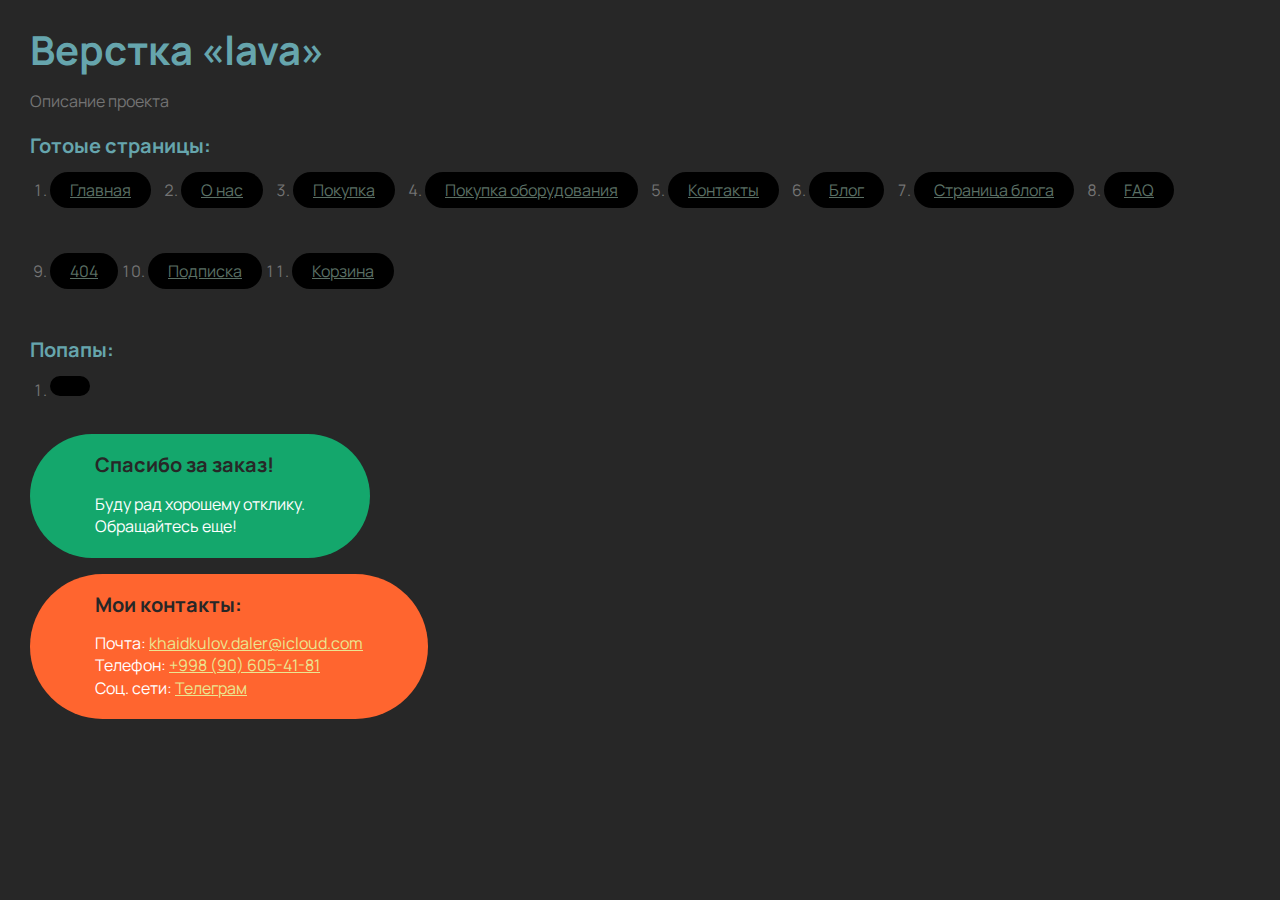
<file: index.html>
<!DOCTYPE html>
<html>

<head>
	<meta charset="UTF-8">
	<meta name="viewport" content="width=device-width, initial-scale=1.0">
	<title>Верстка «lava»</title>
</head>

<body>
	<div class="rootpage">
		<h1>Верстка «lava»</h1>
		<div class="rootpage__info">
			Описание проекта
		</div>
		<h2>Готоые страницы:</h2>
		<ol class="rootpage__list">
			<li><a target="_blank" href="home.html">Главная</a></li>
			<li><a target="_blank" href="about.html">О нас</a></li>
			<li><a target="_blank" href="shop.html">Покупка</a></li>
			<li><a target="_blank" href="shop-equipment.html">Покупка оборудования</a></li>
			<li><a target="_blank" href="contacts.html">Контакты</a></li>
			<li><a target="_blank" href="blog.html">Блог</a></li>
			<li><a target="_blank" href="single-blog.html">Страница блога</a></li>
			<li><a target="_blank" href="faq.html">FAQ</a></li>
			<li><a target="_blank" href="404.html">404</a></li>
			<li><a target="_blank" href="subcribe.html">Подписка</a></li>
			<li><a target="_blank" href="cart.html">Корзина</a></li>
		</ol>
		<h2>Попапы:</h2>
		<ol class="rootpage__list">
			<li><a target="_blank" href="home.html#"></a></li>
		</ol>
		<div class="rootpage__tnx">
			<h2>Спасибо за заказ!</h2>
			<p>Буду рад хорошему отклику.</p>
			<p>Обращайтесь еще!</p>
		</div>
		<div class="rootpage__contacts">
			<h2>Мои контакты:</h2>
			<p>Почта: <a href="mailto:khaidkulov.daler@icloud.com">khaidkulov.daler@icloud.com</a></p>
			<p>Телефон: <a href="tel:+998906054181">+998 (90) 605-41-81</a></p>
			<p>Соц. сети: <a href="https://t.me/+998906054181">Телеграм</a></p>
		</div>
	</div>
</body>
<style>
	@charset "UTF-8";
	@import url("https://fonts.googleapis.com/css?family=Manrope:regular,700&display=swap");

	*,
	*::before,
	*::after {
		padding: 0px;
		margin: 0px;
		border: 0px;
		box-sizing: border-box;
	}

	html,
	body {
		height: 100%;
		margin: 0;
		padding: 0;
		min-width: 320px;
		width: 100%;
		color: #fff;
	}

	body {
		font-family: Manrope;
		font-size: 100%;
		line-height: 1;
		font-size: 1rem;
		background-color: #272727;
		color: #747474;
	}

	a {
		text-decoration: underline;
		color: #5b7065;
	}

	a:visited {
		text-decoration: underline;
		color: #c9d1c8;
	}

	a:hover {
		text-decoration: none;
	}

	ul li {
		list-style: none;
	}

	img {
		vertical-align: top;
	}

	.wrapper {
		width: 100%;
		min-height: 100%;
		overflow: hidden;
	}

	.rootpage {
		padding: 30px;
		display: flex;
		flex-direction: column;
		align-items: flex-start;
	}

	@media (max-width: 767px) {
		.rootpage {
			padding: 30px 15px;
		}
	}

	h1 {
		color: #66a5ad;
		font-size: 2.5rem;
		margin: 0px 0px 1.25rem 0px;
	}

	@media (max-width: 767px) {
		h1 {
			font-size: 1.85rem;
			margin: 0px 0px 1.25rem 0px;
		}
	}

	h2 {
		color: #66a5ad;
		font-size: 1.25rem;
		margin: 0px 0px 1rem 0px;
	}

	@media (max-width: 767px) {
		h2 {
			font-size: 1.125rem;
			margin: 0px 0px 1rem 0px;
		}
	}

	.rootpage__info {
		line-height: 140%;
		margin: 0px 0px 1.5rem 0px;
	}

	.rootpage__list {
		display: flex;
		gap: 30px;
		flex-wrap: wrap;
		margin: 0px 0px 2.25rem 1.25rem;
	}

	.rootpage__list li:not(:last-child) {
		margin: 0px 0px 15px 0px;
	}

	.rootpage__list a {
		display: inline-block;
		border-radius: 30px;
		padding: 10px 20px;
		background-color: #000;
	}

	.rootpage__contacts,
	.rootpage__tnx {
		border-radius: 200px;
		padding: 20px 65px;
		line-height: 140%;
	}

	.rootpage__contacts h2,
	.rootpage__tnx h2 {
		color: #272727;
	}

	@media (max-width: 767px) {

		.rootpage__contacts,
		.rootpage__tnx {
			border-radius: 40px;
			padding: 20px;
		}
	}

	.rootpage__contacts {
		background: #ff652f;
		color: #fff;
	}

	.rootpage__contacts a {
		color: #ebe691;
	}

	.rootpage__tnx {
		background: #14a76c;
		margin: 0px 0px 1rem 0px;
		color: #fff;
	}
</style>

</html>
</file>
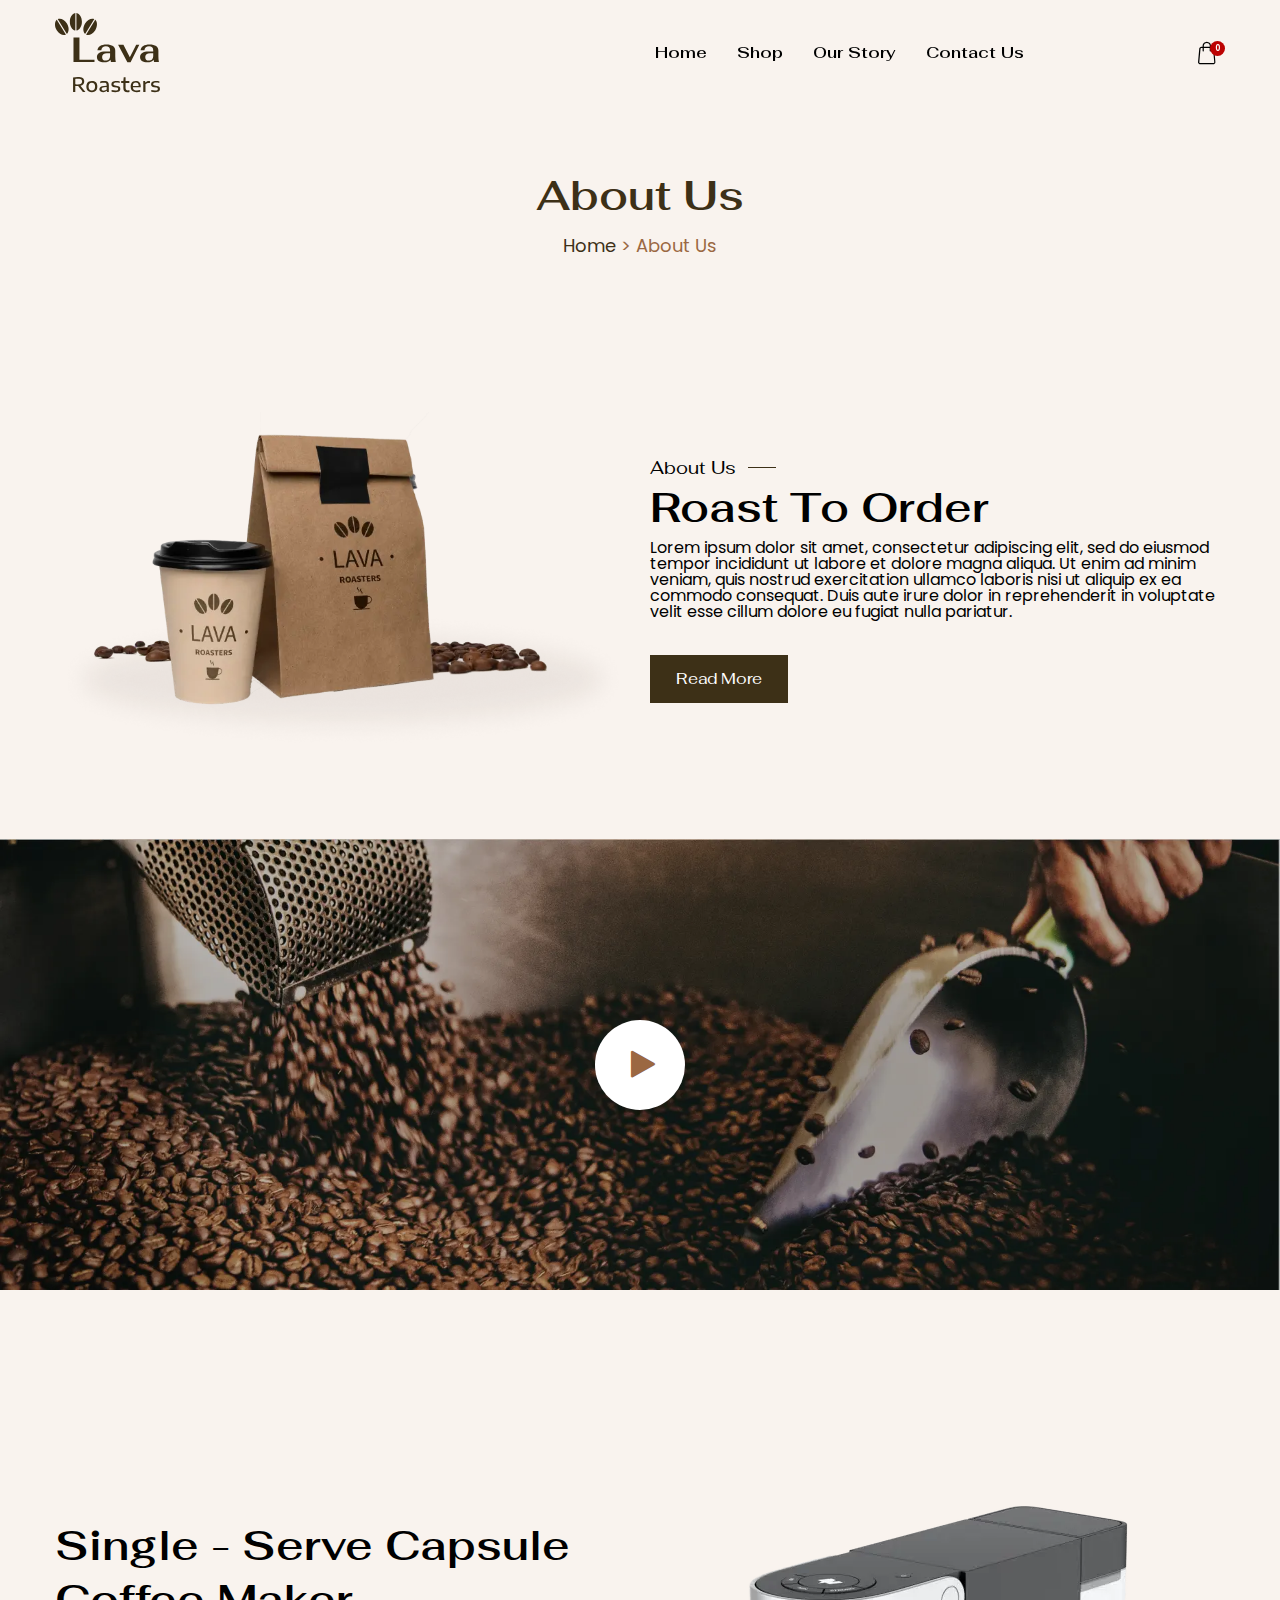
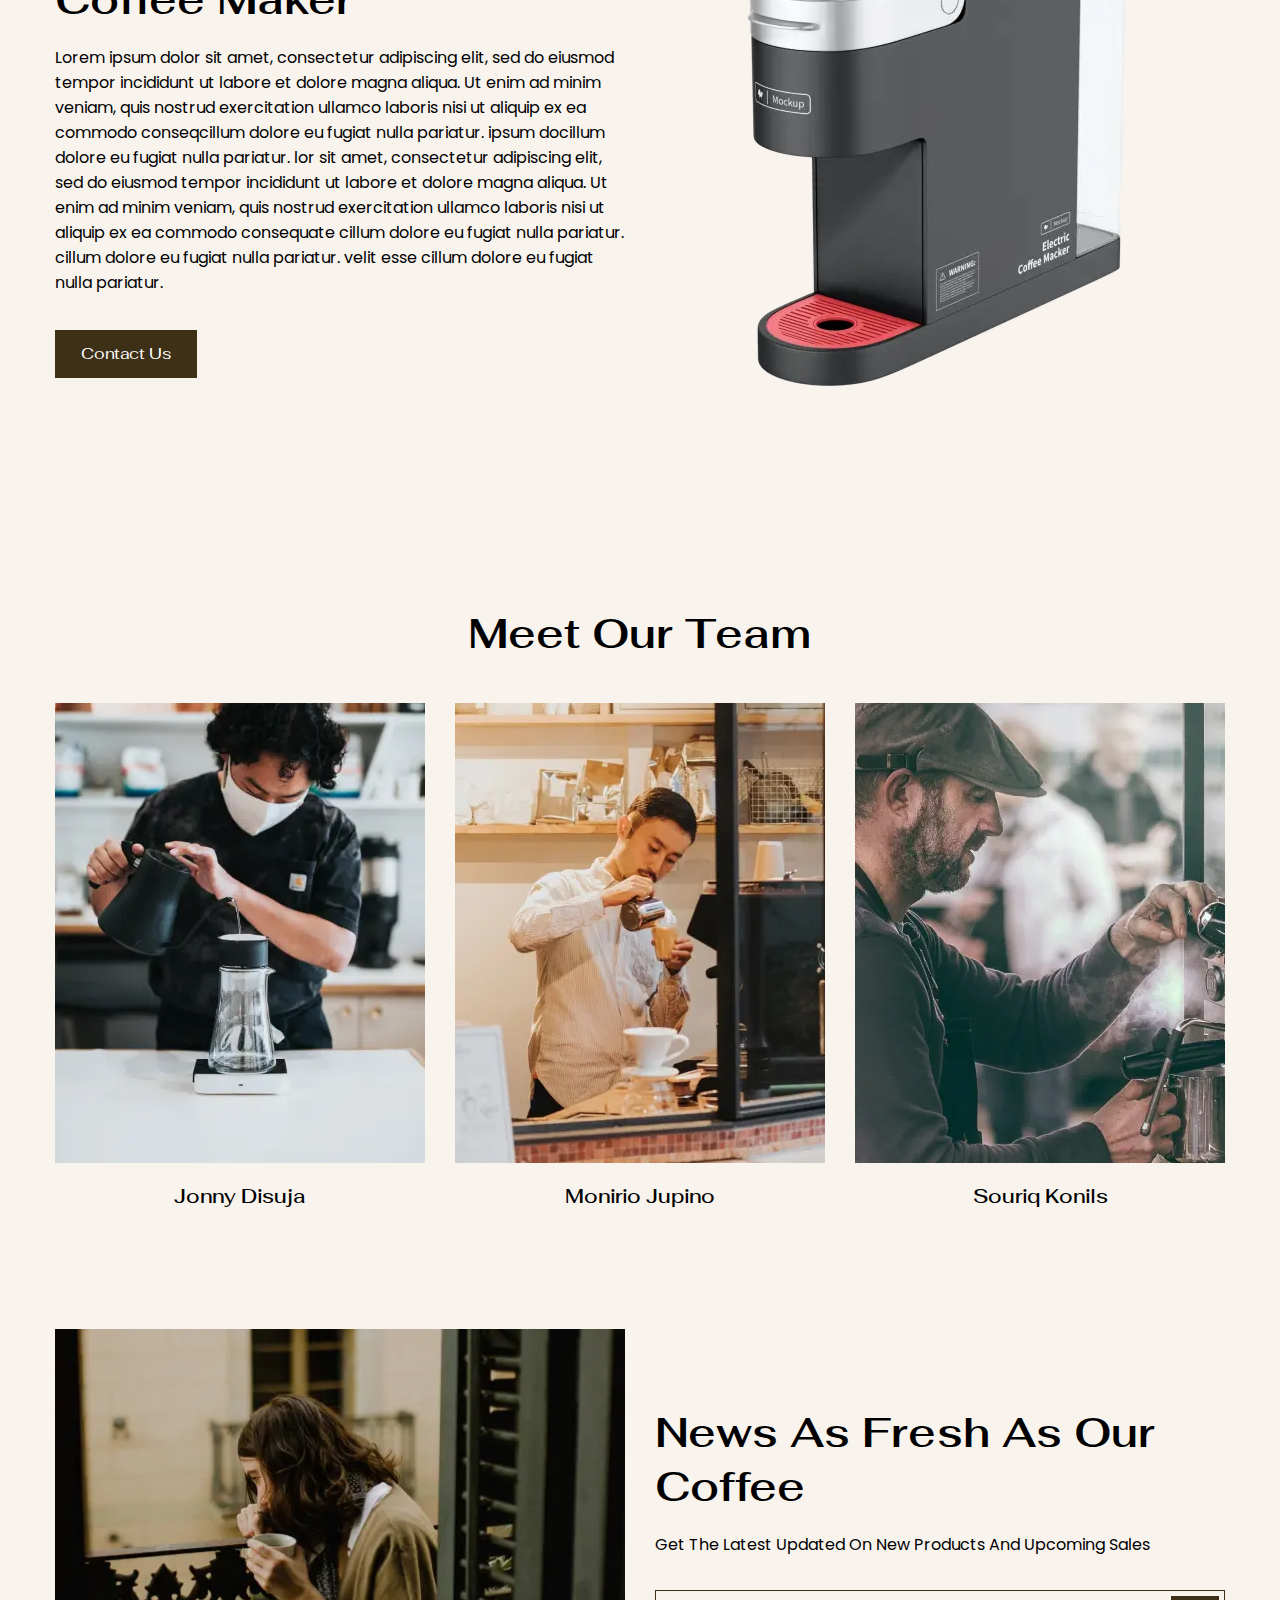
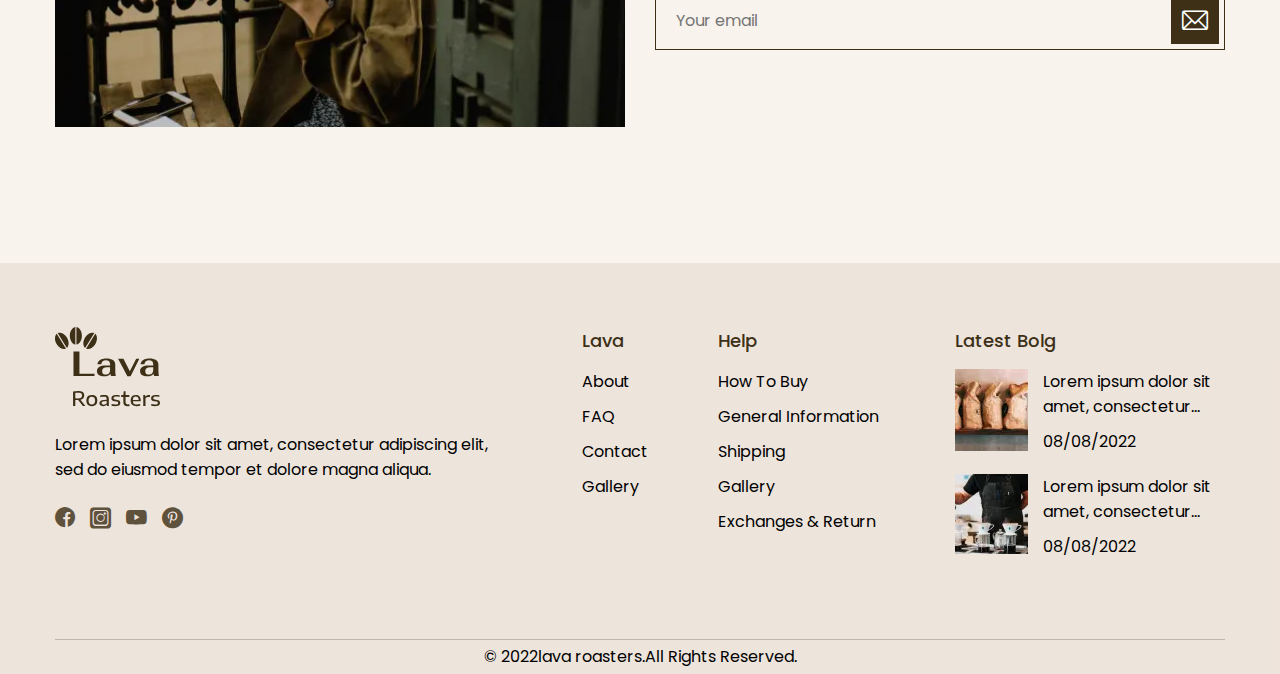
<file: about.html>
<!DOCTYPE html>
<html lang="en">

<head>
	<title>About</title>
	<meta charset="UTF-8">
	<meta name="format-detection" content="telephone=no">
	<!-- <style>body{opacity: 0;}</style> -->
	<link rel="stylesheet" href="css/style.min.css?_v=20250717173622">
	<link rel="shortcut icon" href="favicon.ico">
	<script src="https://www.youtube.com/player_api?_v=20250717173622"></script>
	<!-- <meta name="robots" content="noindex, nofollow"> -->
	<meta name="viewport" content="width=device-width, initial-scale=1.0">
</head>

<body>
	<div class="wrapper">
		<header class="header">
			<div class="header__container">
				<a href="#" class="header__logo"><img src="img/logo.svg" alt="Logo"></a>
				<div class="header__menu menu">

					<nav class="menu__body">
						<ul class="menu__list">
							<li class="menu__item"><a href="" class="menu__link">Home</a></li>
							<li class="menu__item"><a href="" class="menu__link">Shop</a></li>
							<li class="menu__item"><a href="" class="menu__link">Our Story</a></li>
							<li class="menu__item"><a href="" class="menu__link">Contact Us</a></li>
						</ul>
					</nav>
				</div>
				<div class="header__action">
					<a href="#" class="header__basket _icon-basket"><span>0</span></a>
					<button type="button" class="header__icon icon-menu"><span></span></button>
				</div>
			</div>
		</header>
		<main class="page">
			<div class="page__header">
				<div class="page__container">
					<h1 class="page__title title">About Us</h1>
					<div class="page__breadcrumbs breadcrumbs">
						<ul class="breadcrumbs__list">
							<li class="breadcrumbs__item">
								<a href="home.html" class="breadcrumbs__link">Home</a>
							</li>
							<li class="breadcrumbs__item">
								About Us
							</li>
						</ul>
					</div>
				</div>
			</div>
			<section class="about">
				<div class="about__container">
					<div class="about__image"><picture><source srcset="img/about/image.webp" type="image/webp"><img src="img/about/image.png" alt="Image"></picture></div>
					<div class="about__content">
						<div class="about__subtitle subtitle">About Us</div>
						<h2 class="about__title title">Roast To Order</h2>
						<div class="about__text">
							<p>Lorem ipsum dolor sit amet, consectetur adipiscing elit, sed do eiusmod tempor incididunt ut
								labore et dolore magna aliqua. Ut enim ad minim veniam, quis nostrud exercitation ullamco
								laboris nisi ut aliquip ex ea commodo consequat. Duis aute irure dolor in reprehenderit in
								voluptate velit esse cillum dolore eu fugiat nulla pariatur. </p>
						</div>
						<a href="#" class="about__button button">Read More</a>
					</div>
				</div>
			</section>
			<div class="baner">
				<div class="baner__play _icon-play"></div>
				<div class="baner__preview"><picture><source srcset="img/about/baner/image.webp" type="image/webp"><img src="img/about/baner/image.jpg" alt="Image"></picture></div>
				<iframe src="https://www.youtube-nocookie.com/embed/lAd3LYIZMjs?si=QMlGSTWe8eQ20VtS" title="YouTube video player" frameborder="0" allow="accelerometer; autoplay; clipboard-write; encrypted-media; gyroscope; picture-in-picture; web-share" allowfullscreen></iframe>
			</div>
			<section class="maker">
				<div class="maker__container">
					<div class="maker__content">
						<h2 class="maker__title title">Single - Serve Capsule Coffee Maker</h2>
						<div class="maker__text text">
							<p>Lorem ipsum dolor sit amet, consectetur adipiscing elit, sed do eiusmod tempor incididunt ut
								labore et dolore magna aliqua. Ut enim ad minim veniam, quis nostrud exercitation ullamco
								laboris nisi ut aliquip ex ea commodo conseqcillum dolore eu fugiat nulla pariatur. ipsum
								docillum dolore eu fugiat nulla pariatur. lor sit amet, consectetur adipiscing elit, sed do
								eiusmod tempor incididunt ut labore et dolore magna aliqua. Ut enim ad minim veniam, quis
								nostrud exercitation ullamco laboris nisi ut aliquip ex ea commodo consequate cillum dolore eu
								fugiat nulla pariatur. cillum dolore eu fugiat nulla pariatur. velit esse cillum dolore eu
								fugiat nulla pariatur. </p>
						</div>
						<a href="#" class="maker__button button">Contact Us</a>
					</div>
					<div class="maker__image"><picture><source srcset="img/about/marker/image.webp" type="image/webp"><img src="img/about/marker/image.png" alt="Image"></picture></div>
				</div>
			</section>
			<section class="block block--about">
				<div class="block__container">
					<h2 class="block__title title">Meet Our Team</h2>
					<div class="block__items">
						<div class="block__item block-item">
							<a href="#" class="block-item__image"><picture><source srcset="img/about/block/01.webp" type="image/webp"><img src="img/about/block/01.jpg" alt="Image"></picture></a>
							<a href="#" class="block-item__title">Jonny Disuja</a>
						</div>
						<div class="block__item block-item">
							<a href="#" class="block-item__image"><picture><source srcset="img/about/block/02.webp" type="image/webp"><img src="img/about/block/02.jpg" alt="Image"></picture></a>
							<a href="#" class="block-item__title">Monirio Jupino</a>
						</div>
						<div class="block__item block-item">
							<a href="#" class="block-item__image"><picture><source srcset="img/about/block/03.webp" type="image/webp"><img src="img/about/block/03.jpg" alt="Image"></picture></a>
							<a href="#" class="block-item__title">Souriq Konils</a>
						</div>
					</div>
				</div>
			</section>
			<section class="news">
				<div class="news__container">
					<div class="news__image"><picture><source srcset="img/news/image.webp" type="image/webp"><img src="img/news/image.jpg" alt="Image"></picture></div>
					<div class="news__content">
						<h2 class="news__title title">News As Fresh As Our Coffee</h2>
						<div class="news__text">
							<p>Get The Latest Updated On New Products And Upcoming Sales</p>
						</div>
						<form action="#" class="news__form news-form">
							<input data-required="email" autocomplete="off" type="text" name="form[]" data-error="Error" placeholder="Your email" class="news-form__input input">
							<button type="submit" class="news-form__button _icon-email"></button>
						</form>
					</div>
				</div>
			</section>
		</main>
		<footer class="footer">
			<div class="footer__container">
				<div class="footer__body">
					<div class="footer__content footer-content">
						<a href="#" class="footer-content__logo"><img src="img/logo.svg" alt="Logo"></a>
						<div class="footer-content__text text">
							<p>Lorem ipsum dolor sit amet, consectetur adipiscing elit,
								sed do eiusmod tempor et dolore magna aliqua.</p>
						</div>
						<div class="footer-content__social footer-social">
							<a href="#" class="footer-social__item _icon-s-fb"></a>
							<a href="#" class="footer-social__item _icon-s-inst"></a>
							<a href="#" class="footer-social__item _icon-s-yt"></a>
							<a href="#" class="footer-social__item _icon-s-ptr"></a>
						</div>
					</div>
					<div class="footer__items footer-items">
						<div class="footer-items__column">
							<div class="footer-items__label">Lava</div>
							<ul class="footer-items__list">
								<li class="footer-items__item">
									<a href="#" class="footer-items__link">About</a>
								</li>
								<li class="footer-items__item">
									<a href="#" class="footer-items__link">FAQ</a>
								</li>
								<li class="footer-items__item">
									<a href="#" class="footer-items__link">Contact</a>
								</li>
								<li class="footer-items__item">
									<a href="#" class="footer-items__link">Gallery</a>
								</li>
							</ul>
						</div>
						<div class="footer-items__column">
							<div class="footer-items__label">Help</div>
							<ul class="footer-items__list">
								<li class="footer-items__item">
									<a href="#" class="footer-items__link">How To Buy</a>
								</li>
								<li class="footer-items__item">
									<a href="#" class="footer-items__link">General Information</a>
								</li>
								<li class="footer-items__item">
									<a href="#" class="footer-items__link">Shipping</a>
								</li>
								<li class="footer-items__item">
									<a href="#" class="footer-items__link">Gallery</a>
								</li>
								<li class="footer-items__item">
									<a href="#" class="footer-items__link">Exchanges & Return</a>
								</li>
							</ul>
						</div>
					</div>
					<div class="footer__blog footer-blog">
						<div class="footer-blog__title">Latest Bolg</div>
						<div class="footer-blog__items">
							<div class="footer-blog__item">
								<a href="#" class="footer-blog__image"><picture><source srcset="img/footer-blog/01.webp" type="image/webp"><img src="img/footer-blog/01.jpg" alt="Image"></picture></a>
								<div class="footer-blog__content">
									<a href="#" class="footer-blog__text">Lorem ipsum dolor sit amet, consectetur...</a>
									<div class="footer-blog__date">08/08/2022</div>
								</div>
							</div>
							<div class="footer-blog__item">
								<a href="#" class="footer-blog__image"><picture><source srcset="img/footer-blog/02.webp" type="image/webp"><img src="img/footer-blog/02.jpg" alt="Image"></picture></a>
								<div class="footer-blog__content">
									<a href="#" class="footer-blog__text">Lorem ipsum dolor sit amet, consectetur...</a>
									<div class="footer-blog__date">08/08/2022</div>
								</div>
							</div>
						</div>
					</div>
				</div>
				<div class="footer__copy">© 2022lava roasters.All Rights Reserved.</div>
			</div>
		</footer>
	</div>
	<script src="js/app.min.js?_v=20250717173622"></script>
</body>

</html>
</file>
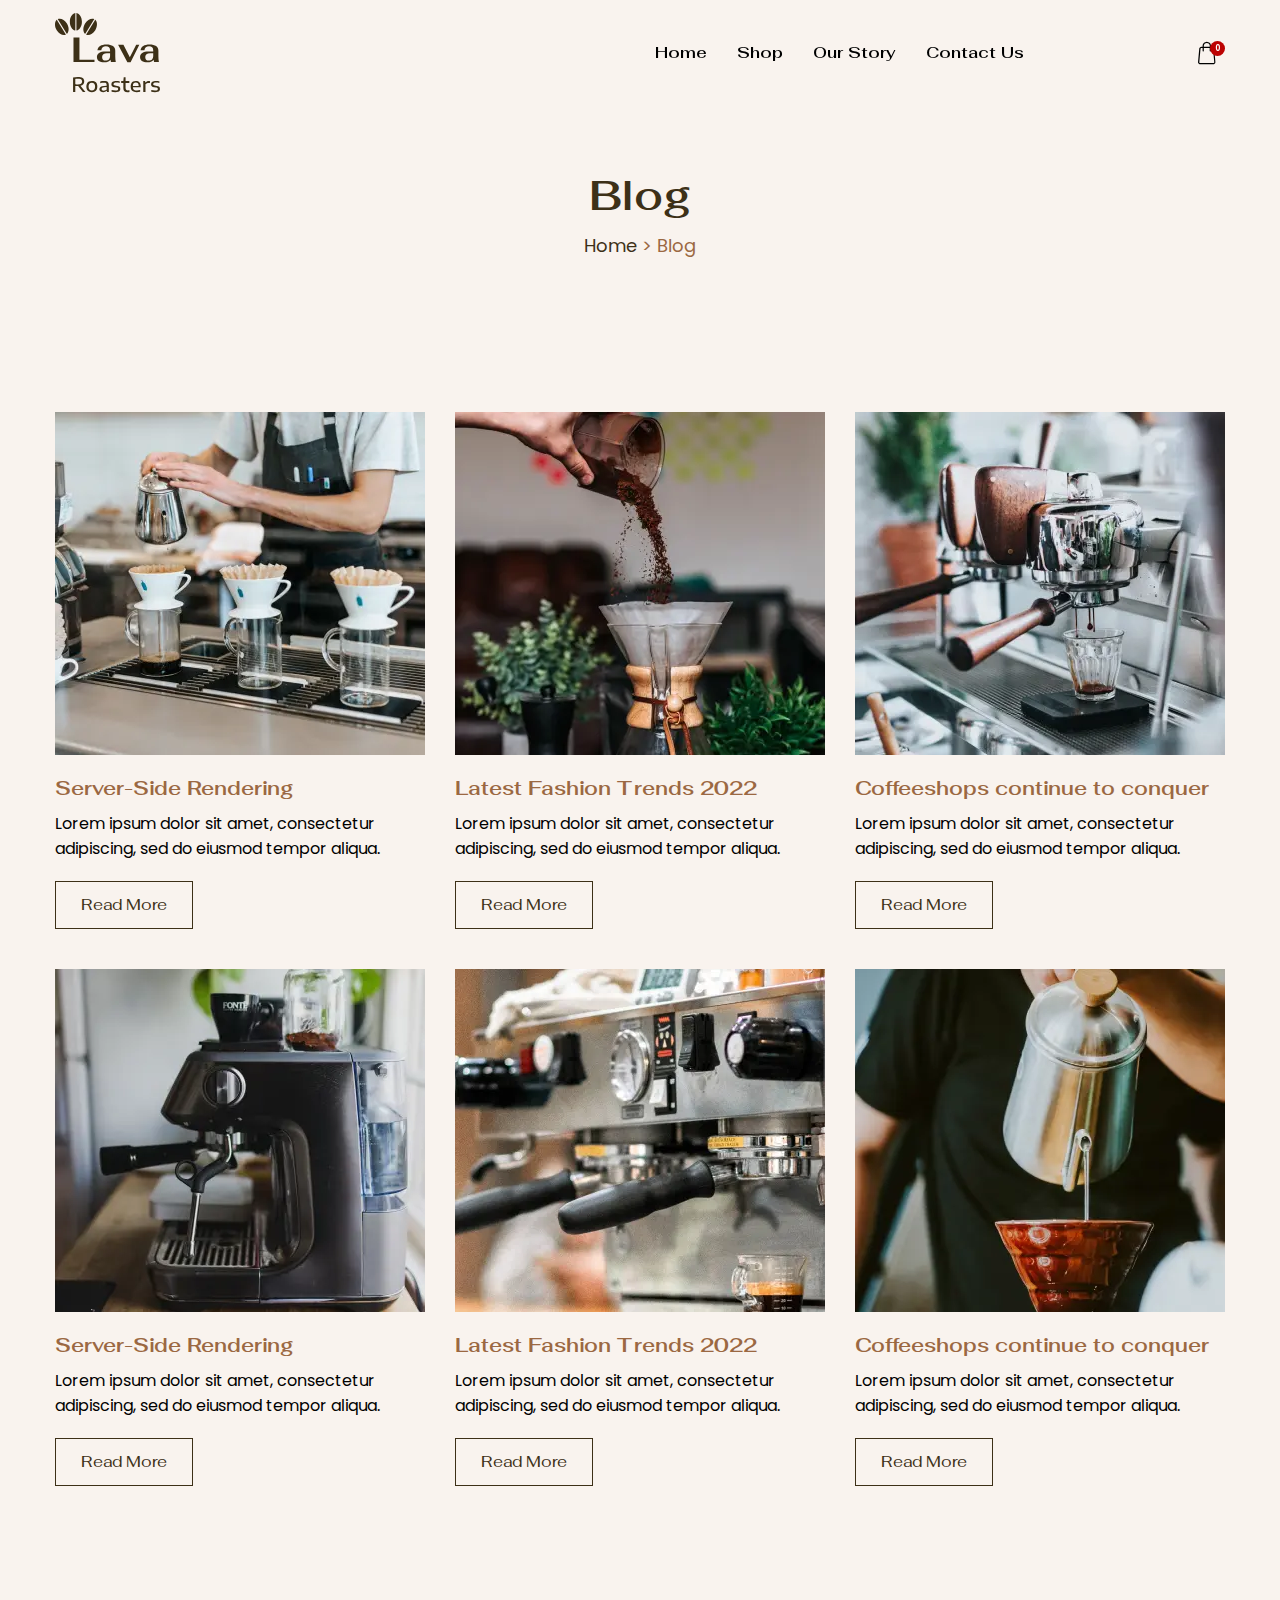
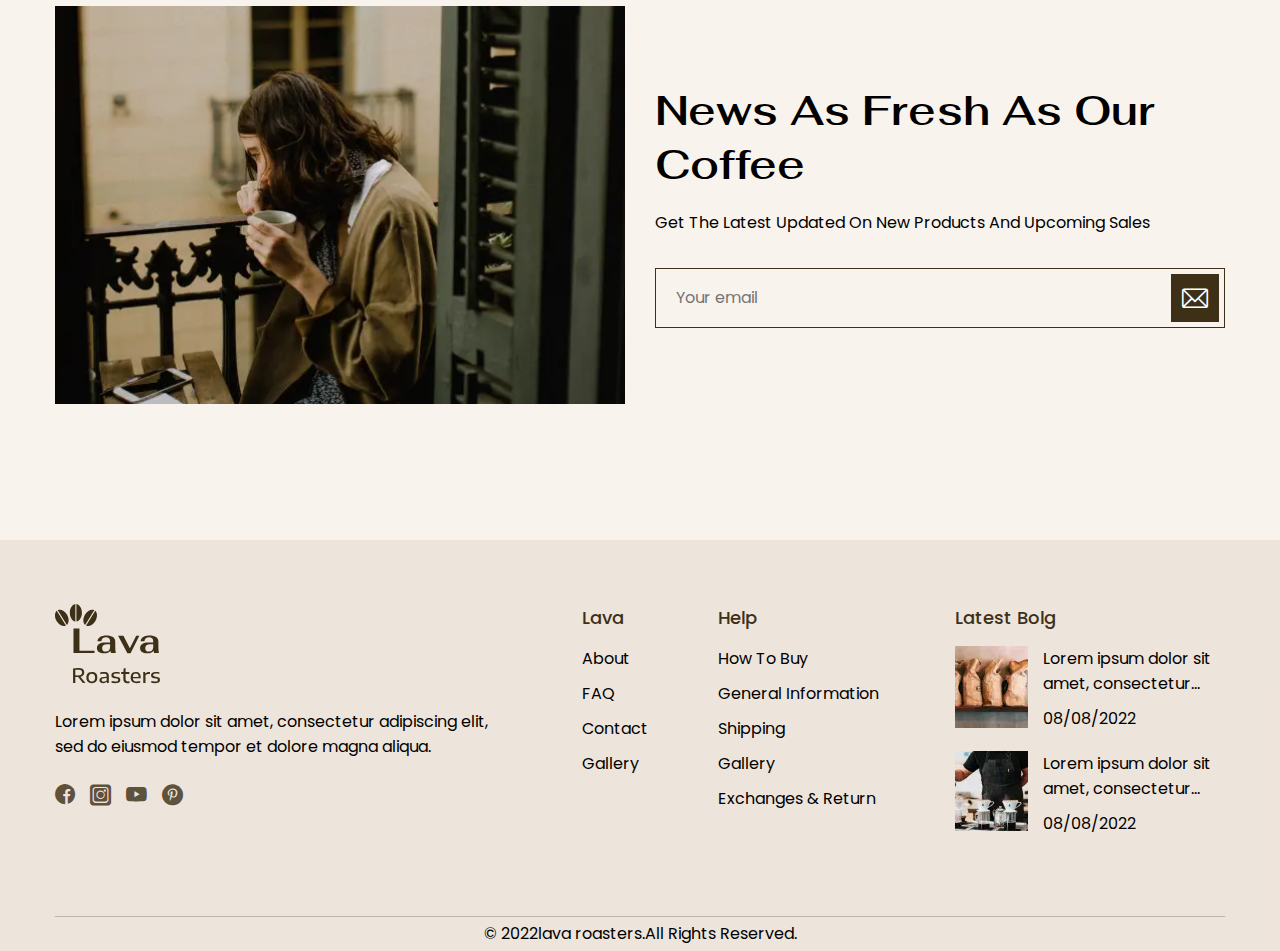
<file: blog.html>
<!DOCTYPE html>
<html lang="en">

<head>
	<title>Shop</title>
	<meta charset="UTF-8">
	<meta name="format-detection" content="telephone=no">
	<!-- <style>body{opacity: 0;}</style> -->
	<link rel="stylesheet" href="css/style.min.css?_v=20250717173622">
	<link rel="shortcut icon" href="favicon.ico">
	<script src="https://www.youtube.com/player_api?_v=20250717173622"></script>
	<!-- <meta name="robots" content="noindex, nofollow"> -->
	<meta name="viewport" content="width=device-width, initial-scale=1.0">
</head>

<body>
	<div class="wrapper">
		<header class="header">
			<div class="header__container">
				<a href="#" class="header__logo"><img src="img/logo.svg" alt="Logo"></a>
				<div class="header__menu menu">

					<nav class="menu__body">
						<ul class="menu__list">
							<li class="menu__item"><a href="" class="menu__link">Home</a></li>
							<li class="menu__item"><a href="" class="menu__link">Shop</a></li>
							<li class="menu__item"><a href="" class="menu__link">Our Story</a></li>
							<li class="menu__item"><a href="" class="menu__link">Contact Us</a></li>
						</ul>
					</nav>
				</div>
				<div class="header__action">
					<a href="#" class="header__basket _icon-basket"><span>0</span></a>
					<button type="button" class="header__icon icon-menu"><span></span></button>
				</div>
			</div>
		</header>
		<main class="page">
			<div class="page__header">
				<div class="page__container">
					<h1 class="page__title title">Blog</h1>
					<div class="page__breadcrumbs breadcrumbs">
						<ul class="breadcrumbs__list">
							<li class="breadcrumbs__item">
								<a href="home.html" class="breadcrumbs__link">Home</a>
							</li>
							<li class="breadcrumbs__item">
								Blog
							</li>
						</ul>
					</div>
				</div>
			</div>
			<div class="blog">
				<div class="blog__container">
					<article class="blog__item blog-item">
						<a href="#" class="blog-item__image"><picture><source srcset="img/blog/01.webp" type="image/webp"><img src="img/blog/01.jpg" alt="Image"></picture></a>
						<div class="blog-item__body">
							<h4 class="blog-item__title">
								<a href="#" class="blog-tem__title-link">Server-Side Rendering</a>
							</h4>
							<div class="blog-item__text text">
								<p>Lorem ipsum dolor sit amet, consectetur adipiscing, sed do eiusmod tempor aliqua.</p>
							</div>
							<a href="#" class="blog-item__button button button--light">Read More</a>
						</div>
					</article>
					<article class="blog__item blog-item">
						<a href="#" class="blog-item__image"><picture><source srcset="img/blog/02.webp" type="image/webp"><img src="img/blog/02.jpg" alt="Image"></picture></a>
						<div class="blog-item__body">
							<h4 class="blog-item__title">
								<a href="#" class="blog-tem__title-link">Latest Fashion Trends 2022</a>
							</h4>
							<div class="blog-item__text text">
								<p>Lorem ipsum dolor sit amet, consectetur adipiscing, sed do eiusmod tempor aliqua.</p>
							</div>
							<a href="#" class="blog-item__button button button--light">Read More</a>
						</div>
					</article>
					<article class="blog__item blog-item">
						<a href="#" class="blog-item__image"><picture><source srcset="img/blog/03.webp" type="image/webp"><img src="img/blog/03.jpg" alt="Image"></picture></a>
						<div class="blog-item__body">
							<h4 class="blog-item__title">
								<a href="#" class="blog-tem__title-link">Coffeeshops continue to conquer</a>
							</h4>
							<div class="blog-item__text text">
								<p>Lorem ipsum dolor sit amet, consectetur adipiscing, sed do eiusmod tempor aliqua.</p>
							</div>
							<a href="#" class="blog-item__button button button--light">Read More</a>
						</div>
					</article>
					<article class="blog__item blog-item">
						<a href="#" class="blog-item__image"><picture><source srcset="img/blog/04.webp" type="image/webp"><img src="img/blog/04.jpg" alt="Image"></picture></a>
						<div class="blog-item__body">
							<h4 class="blog-item__title">
								<a href="#" class="blog-tem__title-link">Server-Side Rendering</a>
							</h4>
							<div class="blog-item__text text">
								<p>Lorem ipsum dolor sit amet, consectetur adipiscing, sed do eiusmod tempor aliqua.</p>
							</div>
							<a href="#" class="blog-item__button button button--light">Read More</a>
						</div>
					</article>
					<article class="blog__item blog-item">
						<a href="#" class="blog-item__image"><picture><source srcset="img/blog/05.webp" type="image/webp"><img src="img/blog/05.jpg" alt="Image"></picture></a>
						<div class="blog-item__body">
							<h4 class="blog-item__title">
								<a href="#" class="blog-tem__title-link">Latest Fashion Trends 2022</a>
							</h4>
							<div class="blog-item__text text">
								<p>Lorem ipsum dolor sit amet, consectetur adipiscing, sed do eiusmod tempor aliqua.</p>
							</div>
							<a href="#" class="blog-item__button button button--light">Read More</a>
						</div>
					</article>
					<article class="blog__item blog-item">
						<a href="#" class="blog-item__image"><picture><source srcset="img/blog/06.webp" type="image/webp"><img src="img/blog/06.jpg" alt="Image"></picture></a>
						<div class="blog-item__body">
							<h4 class="blog-item__title">
								<a href="#" class="blog-tem__title-link">Coffeeshops continue to conquer</a>
							</h4>
							<div class="blog-item__text text">
								<p>Lorem ipsum dolor sit amet, consectetur adipiscing, sed do eiusmod tempor aliqua.</p>
							</div>
							<a href="#" class="blog-item__button button button--light">Read More</a>
						</div>
					</article>
				</div>
			</div>
			<section class="news">
				<div class="news__container">
					<div class="news__image"><picture><source srcset="img/news/image.webp" type="image/webp"><img src="img/news/image.jpg" alt="Image"></picture></div>
					<div class="news__content">
						<h2 class="news__title title">News As Fresh As Our Coffee</h2>
						<div class="news__text">
							<p>Get The Latest Updated On New Products And Upcoming Sales</p>
						</div>
						<form action="#" class="news__form news-form">
							<input data-required="email" autocomplete="off" type="text" name="form[]" data-error="Error" placeholder="Your email" class="news-form__input input">
							<button type="submit" class="news-form__button _icon-email"></button>
						</form>
					</div>
				</div>
			</section>
		</main>
		<footer class="footer">
			<div class="footer__container">
				<div class="footer__body">
					<div class="footer__content footer-content">
						<a href="#" class="footer-content__logo"><img src="img/logo.svg" alt="Logo"></a>
						<div class="footer-content__text text">
							<p>Lorem ipsum dolor sit amet, consectetur adipiscing elit,
								sed do eiusmod tempor et dolore magna aliqua.</p>
						</div>
						<div class="footer-content__social footer-social">
							<a href="#" class="footer-social__item _icon-s-fb"></a>
							<a href="#" class="footer-social__item _icon-s-inst"></a>
							<a href="#" class="footer-social__item _icon-s-yt"></a>
							<a href="#" class="footer-social__item _icon-s-ptr"></a>
						</div>
					</div>
					<div class="footer__items footer-items">
						<div class="footer-items__column">
							<div class="footer-items__label">Lava</div>
							<ul class="footer-items__list">
								<li class="footer-items__item">
									<a href="#" class="footer-items__link">About</a>
								</li>
								<li class="footer-items__item">
									<a href="#" class="footer-items__link">FAQ</a>
								</li>
								<li class="footer-items__item">
									<a href="#" class="footer-items__link">Contact</a>
								</li>
								<li class="footer-items__item">
									<a href="#" class="footer-items__link">Gallery</a>
								</li>
							</ul>
						</div>
						<div class="footer-items__column">
							<div class="footer-items__label">Help</div>
							<ul class="footer-items__list">
								<li class="footer-items__item">
									<a href="#" class="footer-items__link">How To Buy</a>
								</li>
								<li class="footer-items__item">
									<a href="#" class="footer-items__link">General Information</a>
								</li>
								<li class="footer-items__item">
									<a href="#" class="footer-items__link">Shipping</a>
								</li>
								<li class="footer-items__item">
									<a href="#" class="footer-items__link">Gallery</a>
								</li>
								<li class="footer-items__item">
									<a href="#" class="footer-items__link">Exchanges & Return</a>
								</li>
							</ul>
						</div>
					</div>
					<div class="footer__blog footer-blog">
						<div class="footer-blog__title">Latest Bolg</div>
						<div class="footer-blog__items">
							<div class="footer-blog__item">
								<a href="#" class="footer-blog__image"><picture><source srcset="img/footer-blog/01.webp" type="image/webp"><img src="img/footer-blog/01.jpg" alt="Image"></picture></a>
								<div class="footer-blog__content">
									<a href="#" class="footer-blog__text">Lorem ipsum dolor sit amet, consectetur...</a>
									<div class="footer-blog__date">08/08/2022</div>
								</div>
							</div>
							<div class="footer-blog__item">
								<a href="#" class="footer-blog__image"><picture><source srcset="img/footer-blog/02.webp" type="image/webp"><img src="img/footer-blog/02.jpg" alt="Image"></picture></a>
								<div class="footer-blog__content">
									<a href="#" class="footer-blog__text">Lorem ipsum dolor sit amet, consectetur...</a>
									<div class="footer-blog__date">08/08/2022</div>
								</div>
							</div>
						</div>
					</div>
				</div>
				<div class="footer__copy">© 2022lava roasters.All Rights Reserved.</div>
			</div>
		</footer>
	</div>
	<script src="js/app.min.js?_v=20250717173622"></script>
</body>

</html>
</file>
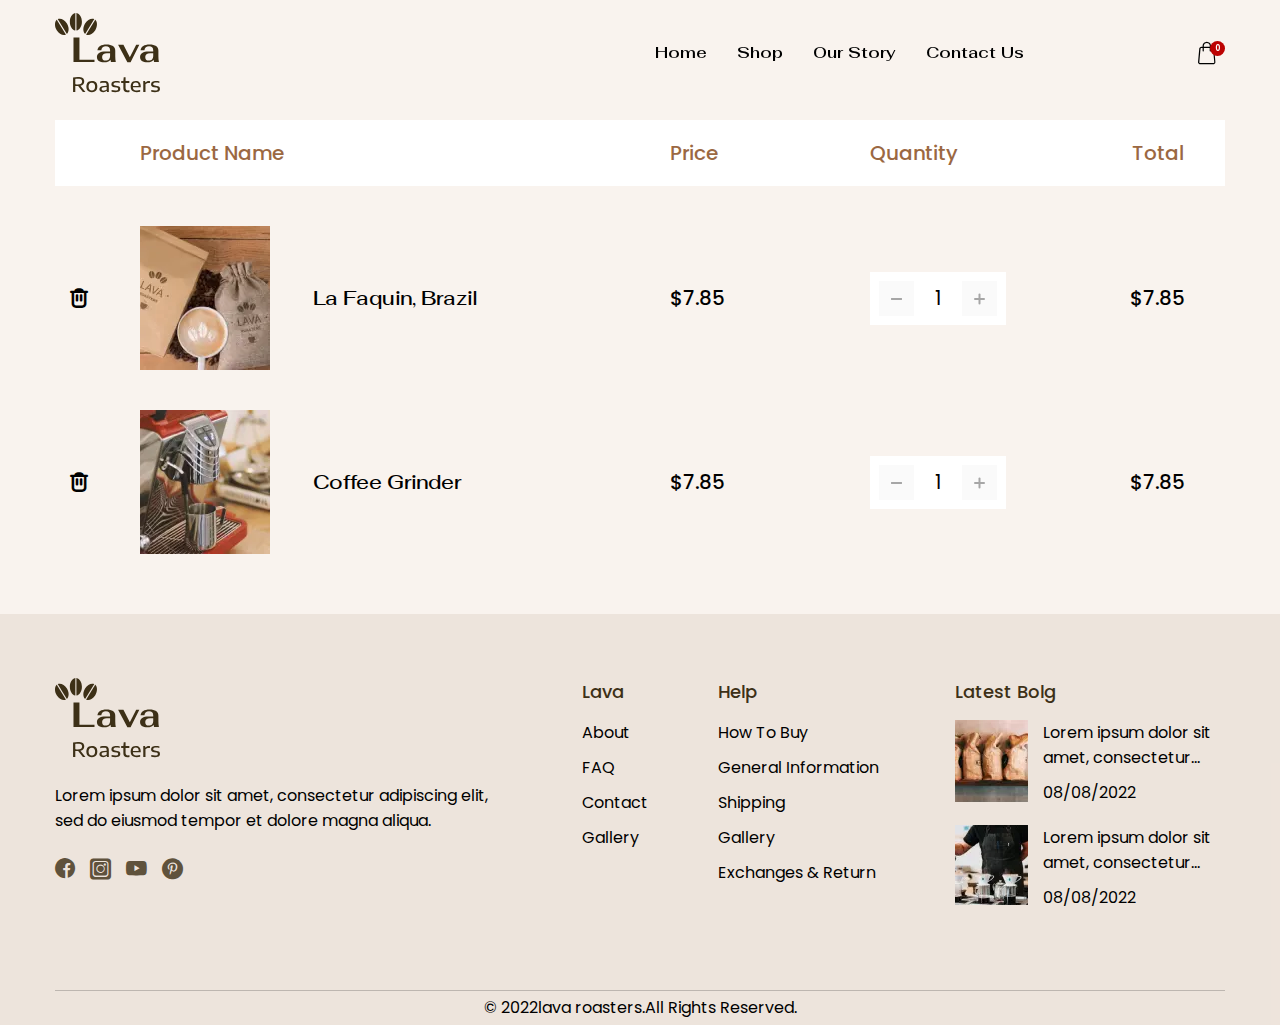
<file: cart.html>
<!DOCTYPE html>
<html lang="en">

<head>
	<title>Shop</title>
	<meta charset="UTF-8">
	<meta name="format-detection" content="telephone=no">
	<!-- <style>body{opacity: 0;}</style> -->
	<link rel="stylesheet" href="css/style.min.css?_v=20250717173622">
	<link rel="shortcut icon" href="favicon.ico">
	<script src="https://www.youtube.com/player_api?_v=20250717173622"></script>
	<!-- <meta name="robots" content="noindex, nofollow"> -->
	<meta name="viewport" content="width=device-width, initial-scale=1.0">
</head>

<body>
	<div class="wrapper">
		<header class="header">
			<div class="header__container">
				<a href="#" class="header__logo"><img src="img/logo.svg" alt="Logo"></a>
				<div class="header__menu menu">

					<nav class="menu__body">
						<ul class="menu__list">
							<li class="menu__item"><a href="" class="menu__link">Home</a></li>
							<li class="menu__item"><a href="" class="menu__link">Shop</a></li>
							<li class="menu__item"><a href="" class="menu__link">Our Story</a></li>
							<li class="menu__item"><a href="" class="menu__link">Contact Us</a></li>
						</ul>
					</nav>
				</div>
				<div class="header__action">
					<a href="#" class="header__basket _icon-basket"><span>0</span></a>
					<button type="button" class="header__icon icon-menu"><span></span></button>
				</div>
			</div>
		</header>
		<main class="page">
			<div class="cart">
				<div class="cart__container">
					<div class="cart__products cart-products">

						<div class="cart-products__padding"></div>
						<div class="cart-products__label cart-products__name">Product Name</div>
						<div class="cart-products__label cart-products__price">Price</div>
						<div class="cart-products__label cart-products__quantity">Quantity</div>
						<div class="cart-products__label cart-products__total-price">Total</div>
						<!-- ================================================ -->
						<div class="cart-products__item cart-item__remove _icon-bin"></div>
						<div class="cart-products__item cart-item__product">
							<div class="cart-item__image"><picture><source srcset="img/cart/01.webp" type="image/webp"><img src="img/cart/01.jpg" alt="Image"></picture></div>
							<div class="cart-item__name">La Faquin, Brazil</div>
						</div>
						<div data-product-price class="cart-products__item cart-item__price">$7.85</div>
						<div class="cart-products__item cart-item__quantity">
							<div data-quantity class="quantity">
								<div data-quantity-minus class="quantity__button quantity__button_minus "></div>
								<div class="quantity__input">
									<input data-quantity-value autocomplete="off" type="text" name="form[]" value="1">
								</div>
								<div data-quantity-plus class="quantity__button quantity__button_plus "></div>
							</div>
						</div>
						<div data-total-price class="cart-products__item cart-item__total-price ">$7.85</div>
						<!-- ================================================ -->
						<div class="cart-products__item cart-item__remove _icon-bin"></div>
						<div class="cart-products__item cart-item__product">
							<div class="cart-item__image"><picture><source srcset="img/cart/02.webp" type="image/webp"><img src="img/cart/02.jpg" alt="Image"></picture></div>
							<div class="cart-item__name">Coffee Grinder</div>
						</div>
						<div data-product-price class="cart-products__item cart-item__price">$7.85</div>
						<div class="cart-products__item cart-item__quantity">
							<div data-quantity class="quantity">
								<div data-quantity-minus class="quantity__button quantity__button_minus "></div>
								<div class="quantity__input">
									<input data-quantity-value autocomplete="off" type="text" name="form[]" value="1">
								</div>
								<div data-quantity-plus class="quantity__button quantity__button_plus "></div>
							</div>
						</div>
						<div data-total-price class="cart-products__item cart-item__total-price ">$7.85</div>
						<!-- ================================================ -->


					</div>
					<div class="cart__bottom"></div>
				</div>
			</div>
		</main>
		<footer class="footer">
			<div class="footer__container">
				<div class="footer__body">
					<div class="footer__content footer-content">
						<a href="#" class="footer-content__logo"><img src="img/logo.svg" alt="Logo"></a>
						<div class="footer-content__text text">
							<p>Lorem ipsum dolor sit amet, consectetur adipiscing elit,
								sed do eiusmod tempor et dolore magna aliqua.</p>
						</div>
						<div class="footer-content__social footer-social">
							<a href="#" class="footer-social__item _icon-s-fb"></a>
							<a href="#" class="footer-social__item _icon-s-inst"></a>
							<a href="#" class="footer-social__item _icon-s-yt"></a>
							<a href="#" class="footer-social__item _icon-s-ptr"></a>
						</div>
					</div>
					<div class="footer__items footer-items">
						<div class="footer-items__column">
							<div class="footer-items__label">Lava</div>
							<ul class="footer-items__list">
								<li class="footer-items__item">
									<a href="#" class="footer-items__link">About</a>
								</li>
								<li class="footer-items__item">
									<a href="#" class="footer-items__link">FAQ</a>
								</li>
								<li class="footer-items__item">
									<a href="#" class="footer-items__link">Contact</a>
								</li>
								<li class="footer-items__item">
									<a href="#" class="footer-items__link">Gallery</a>
								</li>
							</ul>
						</div>
						<div class="footer-items__column">
							<div class="footer-items__label">Help</div>
							<ul class="footer-items__list">
								<li class="footer-items__item">
									<a href="#" class="footer-items__link">How To Buy</a>
								</li>
								<li class="footer-items__item">
									<a href="#" class="footer-items__link">General Information</a>
								</li>
								<li class="footer-items__item">
									<a href="#" class="footer-items__link">Shipping</a>
								</li>
								<li class="footer-items__item">
									<a href="#" class="footer-items__link">Gallery</a>
								</li>
								<li class="footer-items__item">
									<a href="#" class="footer-items__link">Exchanges & Return</a>
								</li>
							</ul>
						</div>
					</div>
					<div class="footer__blog footer-blog">
						<div class="footer-blog__title">Latest Bolg</div>
						<div class="footer-blog__items">
							<div class="footer-blog__item">
								<a href="#" class="footer-blog__image"><picture><source srcset="img/footer-blog/01.webp" type="image/webp"><img src="img/footer-blog/01.jpg" alt="Image"></picture></a>
								<div class="footer-blog__content">
									<a href="#" class="footer-blog__text">Lorem ipsum dolor sit amet, consectetur...</a>
									<div class="footer-blog__date">08/08/2022</div>
								</div>
							</div>
							<div class="footer-blog__item">
								<a href="#" class="footer-blog__image"><picture><source srcset="img/footer-blog/02.webp" type="image/webp"><img src="img/footer-blog/02.jpg" alt="Image"></picture></a>
								<div class="footer-blog__content">
									<a href="#" class="footer-blog__text">Lorem ipsum dolor sit amet, consectetur...</a>
									<div class="footer-blog__date">08/08/2022</div>
								</div>
							</div>
						</div>
					</div>
				</div>
				<div class="footer__copy">© 2022lava roasters.All Rights Reserved.</div>
			</div>
		</footer>
	</div>
	<script src="js/app.min.js?_v=20250717173622"></script>
</body>

</html>
</file>
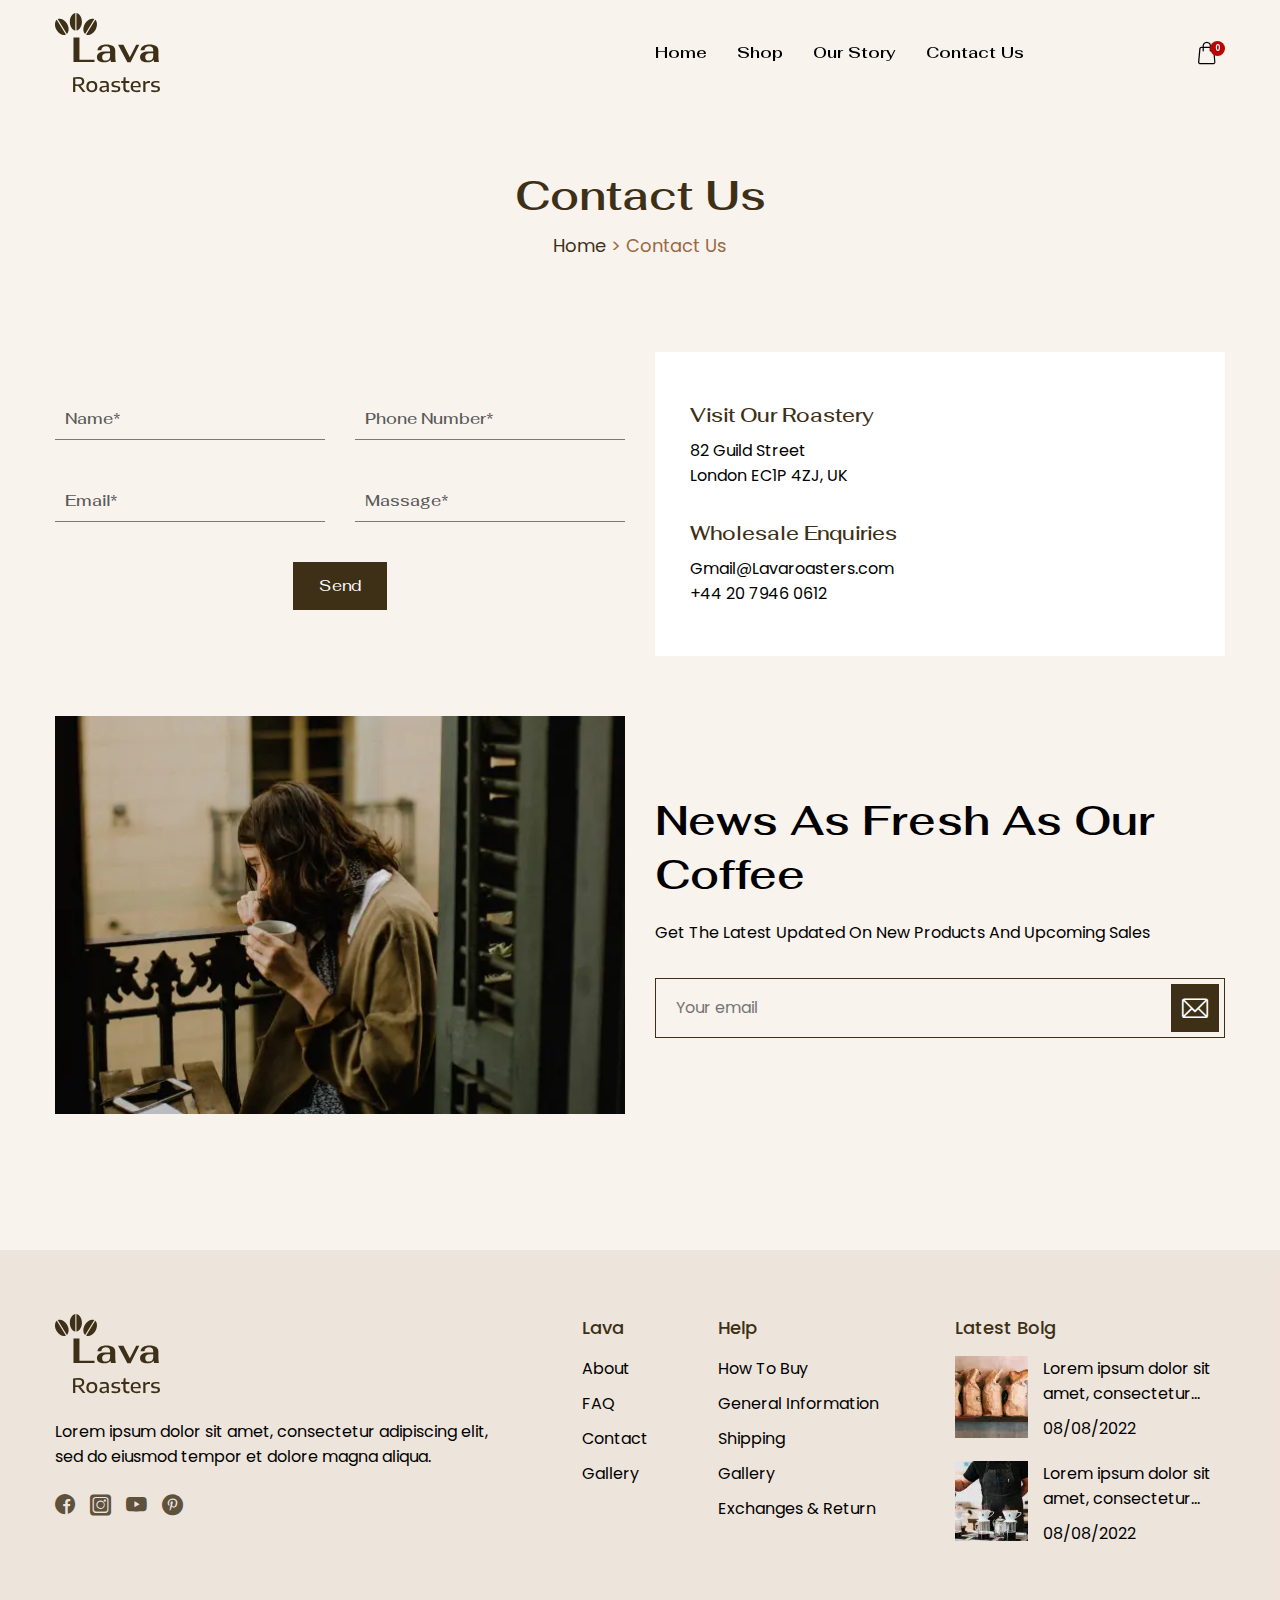
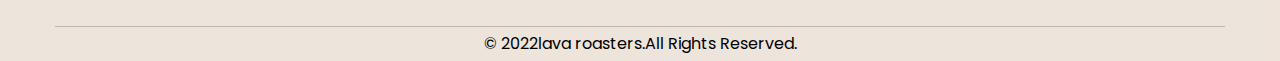
<file: contacts.html>
<!DOCTYPE html>
<html lang="en">

<head>
	<title>Shop</title>
	<meta charset="UTF-8">
	<meta name="format-detection" content="telephone=no">
	<!-- <style>body{opacity: 0;}</style> -->
	<link rel="stylesheet" href="css/style.min.css?_v=20250717173622">
	<link rel="shortcut icon" href="favicon.ico">
	<script src="https://www.youtube.com/player_api?_v=20250717173622"></script>
	<!-- <meta name="robots" content="noindex, nofollow"> -->
	<meta name="viewport" content="width=device-width, initial-scale=1.0">
</head>

<body>
	<div class="wrapper">
		<header class="header">
			<div class="header__container">
				<a href="#" class="header__logo"><img src="img/logo.svg" alt="Logo"></a>
				<div class="header__menu menu">

					<nav class="menu__body">
						<ul class="menu__list">
							<li class="menu__item"><a href="" class="menu__link">Home</a></li>
							<li class="menu__item"><a href="" class="menu__link">Shop</a></li>
							<li class="menu__item"><a href="" class="menu__link">Our Story</a></li>
							<li class="menu__item"><a href="" class="menu__link">Contact Us</a></li>
						</ul>
					</nav>
				</div>
				<div class="header__action">
					<a href="#" class="header__basket _icon-basket"><span>0</span></a>
					<button type="button" class="header__icon icon-menu"><span></span></button>
				</div>
			</div>
		</header>
		<main class="page">
			<div class="page__header">
				<div class="page__container">
					<h1 class="page__title title">Contact Us</h1>
					<div class="page__breadcrumbs breadcrumbs">
						<ul class="breadcrumbs__list">
							<li class="breadcrumbs__item">
								<a href="home.html" class="breadcrumbs__link">Home</a>
							</li>
							<li class="breadcrumbs__item">
								Contact Us
							</li>
						</ul>
					</div>
				</div>
			</div>
			<div class="contacts">
				<div class="contacts__container">
					<form action="#" class="contacts__form contacts-form">
						<input data-required autocomplete="off" type="text" name="form[]" data-error="Error" placeholder="Name*" class="contacts-form__input">
						<input data-required autocomplete="off" type="text" name="form[]" data-error="Error" placeholder="Phone Number*" class="contacts-form__input">
						<input data-required="email" autocomplete="off" type="text" name="form[]" data-error="Error" placeholder="Email*" class="contacts-form__input">
						<input data-required autocomplete="off" type="text" name="form[]" data-error="Error" placeholder="Massage*" class="contacts-form__input">
						<button class="contacts-form__button button" type="submit">Send</button>
					</form>
					<div class="contacts__info contacts-info">
						<div class="contacts-info__card">
							<div class="contacts-info__label">Visit Our Roastery</div>
							<div class="contacts-info__item contacts-info__address">
								<a href="#" class="contacts-info__link">82 Guild Street
									London EC1P 4ZJ, UK</a>
							</div>
						</div>
						<div class="contacts-info__card">
							<div class="contacts-info__label">Wholesale Enquiries</div>
							<div class="contacts-info__item contacts-info__address">
								<a href="mailto:gmail@Lavaroasters.com" class="contacts-info__link">Gmail@Lavaroasters.com
								</a>
							</div>
							<div class="contacts-info__item contacts-info__address">
								<a href="tel:+442079460612" class="contacts-info__link">+44 20 7946 0612</a>
							</div>
						</div>
					</div>
				</div>
			</div>
			<section class="news">
				<div class="news__container">
					<div class="news__image"><picture><source srcset="img/news/image.webp" type="image/webp"><img src="img/news/image.jpg" alt="Image"></picture></div>
					<div class="news__content">
						<h2 class="news__title title">News As Fresh As Our Coffee</h2>
						<div class="news__text">
							<p>Get The Latest Updated On New Products And Upcoming Sales</p>
						</div>
						<form action="#" class="news__form news-form">
							<input data-required="email" autocomplete="off" type="text" name="form[]" data-error="Error" placeholder="Your email" class="news-form__input input">
							<button type="submit" class="news-form__button _icon-email"></button>
						</form>
					</div>
				</div>
			</section>
		</main>
		<footer class="footer">
			<div class="footer__container">
				<div class="footer__body">
					<div class="footer__content footer-content">
						<a href="#" class="footer-content__logo"><img src="img/logo.svg" alt="Logo"></a>
						<div class="footer-content__text text">
							<p>Lorem ipsum dolor sit amet, consectetur adipiscing elit,
								sed do eiusmod tempor et dolore magna aliqua.</p>
						</div>
						<div class="footer-content__social footer-social">
							<a href="#" class="footer-social__item _icon-s-fb"></a>
							<a href="#" class="footer-social__item _icon-s-inst"></a>
							<a href="#" class="footer-social__item _icon-s-yt"></a>
							<a href="#" class="footer-social__item _icon-s-ptr"></a>
						</div>
					</div>
					<div class="footer__items footer-items">
						<div class="footer-items__column">
							<div class="footer-items__label">Lava</div>
							<ul class="footer-items__list">
								<li class="footer-items__item">
									<a href="#" class="footer-items__link">About</a>
								</li>
								<li class="footer-items__item">
									<a href="#" class="footer-items__link">FAQ</a>
								</li>
								<li class="footer-items__item">
									<a href="#" class="footer-items__link">Contact</a>
								</li>
								<li class="footer-items__item">
									<a href="#" class="footer-items__link">Gallery</a>
								</li>
							</ul>
						</div>
						<div class="footer-items__column">
							<div class="footer-items__label">Help</div>
							<ul class="footer-items__list">
								<li class="footer-items__item">
									<a href="#" class="footer-items__link">How To Buy</a>
								</li>
								<li class="footer-items__item">
									<a href="#" class="footer-items__link">General Information</a>
								</li>
								<li class="footer-items__item">
									<a href="#" class="footer-items__link">Shipping</a>
								</li>
								<li class="footer-items__item">
									<a href="#" class="footer-items__link">Gallery</a>
								</li>
								<li class="footer-items__item">
									<a href="#" class="footer-items__link">Exchanges & Return</a>
								</li>
							</ul>
						</div>
					</div>
					<div class="footer__blog footer-blog">
						<div class="footer-blog__title">Latest Bolg</div>
						<div class="footer-blog__items">
							<div class="footer-blog__item">
								<a href="#" class="footer-blog__image"><picture><source srcset="img/footer-blog/01.webp" type="image/webp"><img src="img/footer-blog/01.jpg" alt="Image"></picture></a>
								<div class="footer-blog__content">
									<a href="#" class="footer-blog__text">Lorem ipsum dolor sit amet, consectetur...</a>
									<div class="footer-blog__date">08/08/2022</div>
								</div>
							</div>
							<div class="footer-blog__item">
								<a href="#" class="footer-blog__image"><picture><source srcset="img/footer-blog/02.webp" type="image/webp"><img src="img/footer-blog/02.jpg" alt="Image"></picture></a>
								<div class="footer-blog__content">
									<a href="#" class="footer-blog__text">Lorem ipsum dolor sit amet, consectetur...</a>
									<div class="footer-blog__date">08/08/2022</div>
								</div>
							</div>
						</div>
					</div>
				</div>
				<div class="footer__copy">© 2022lava roasters.All Rights Reserved.</div>
			</div>
		</footer>
	</div>
	<script src="js/app.min.js?_v=20250717173622"></script>
</body>

</html>
</file>
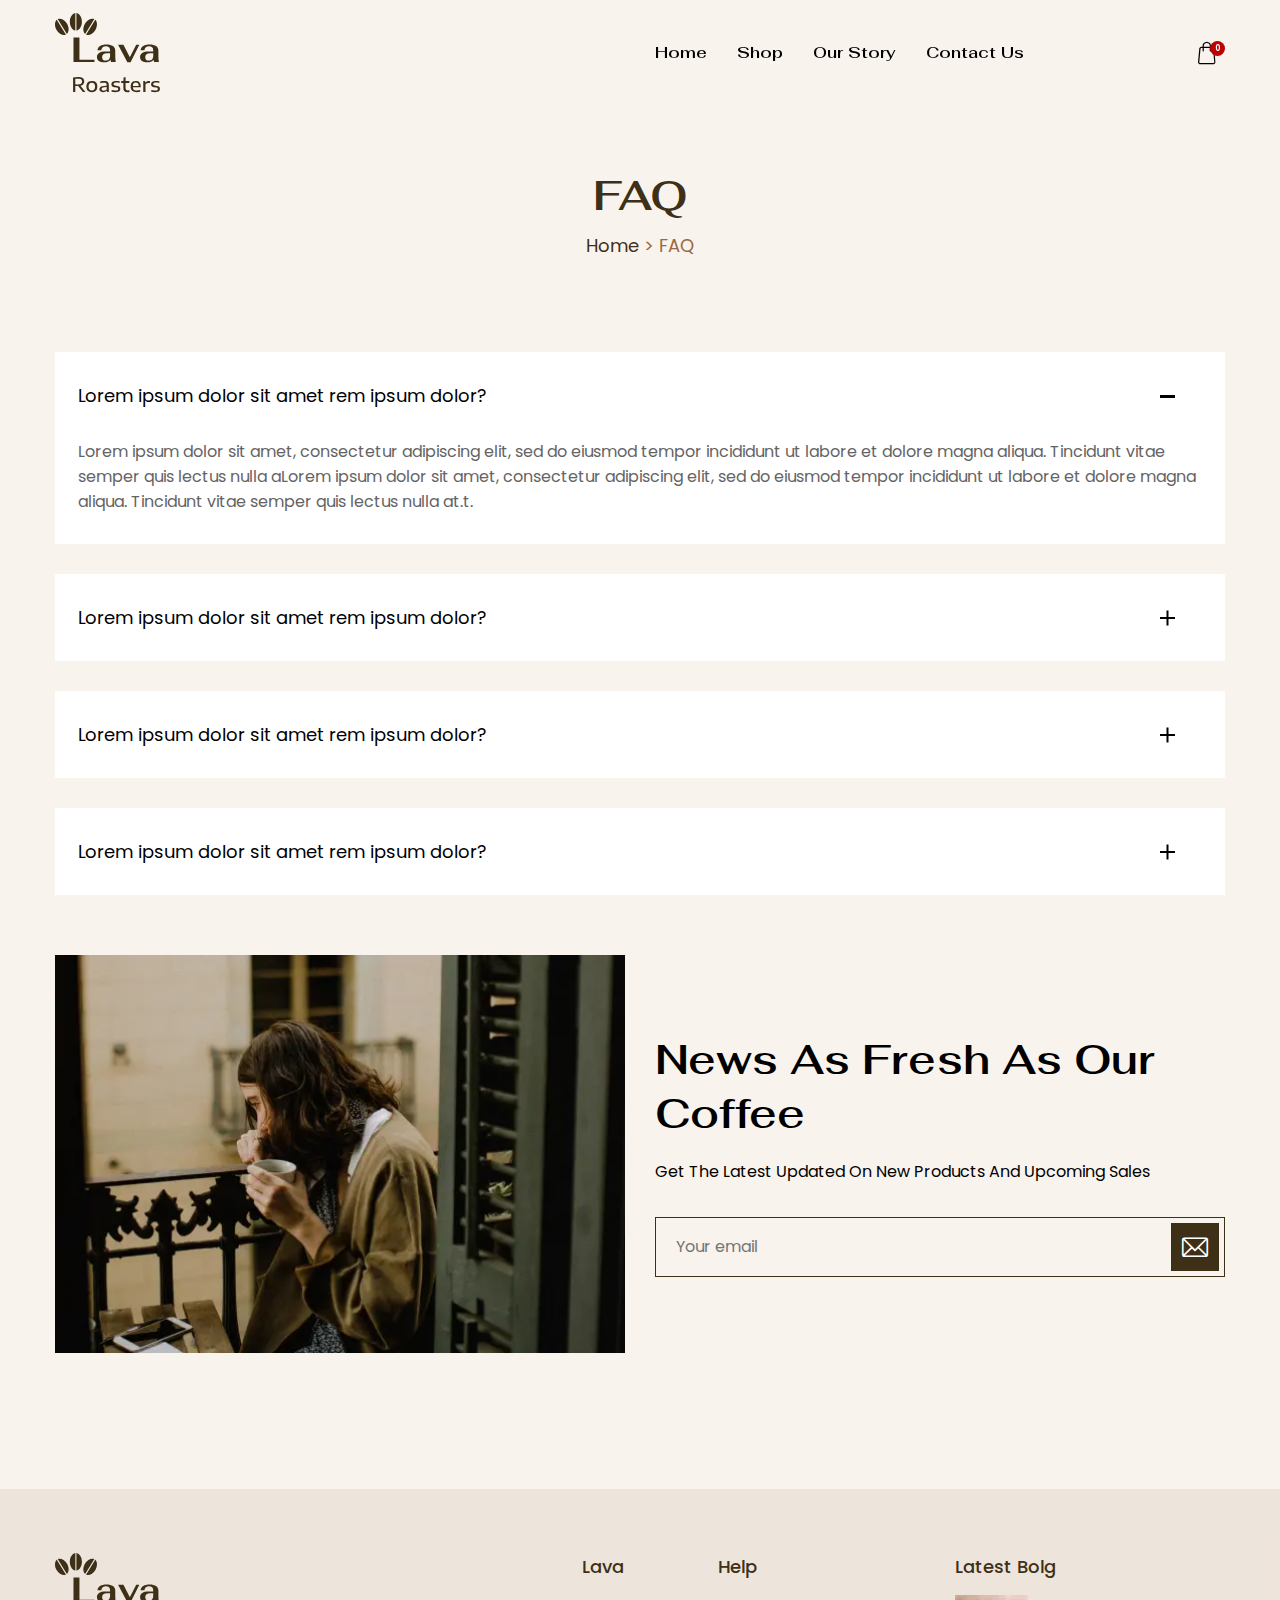
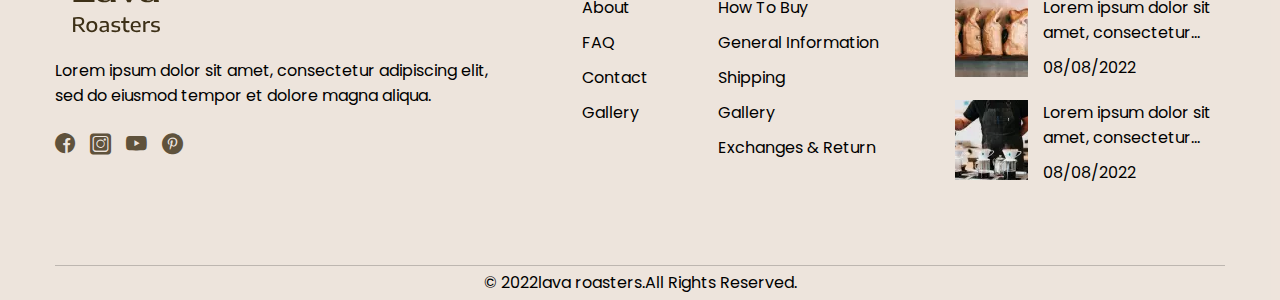
<file: faq.html>
<!DOCTYPE html>
<html lang="en">

<head>
	<title>Shop</title>
	<meta charset="UTF-8">
	<meta name="format-detection" content="telephone=no">
	<!-- <style>body{opacity: 0;}</style> -->
	<link rel="stylesheet" href="css/style.min.css?_v=20250717173622">
	<link rel="shortcut icon" href="favicon.ico">
	<script src="https://www.youtube.com/player_api?_v=20250717173622"></script>
	<!-- <meta name="robots" content="noindex, nofollow"> -->
	<meta name="viewport" content="width=device-width, initial-scale=1.0">
</head>

<body>
	<div class="wrapper">
		<header class="header">
			<div class="header__container">
				<a href="#" class="header__logo"><img src="img/logo.svg" alt="Logo"></a>
				<div class="header__menu menu">

					<nav class="menu__body">
						<ul class="menu__list">
							<li class="menu__item"><a href="" class="menu__link">Home</a></li>
							<li class="menu__item"><a href="" class="menu__link">Shop</a></li>
							<li class="menu__item"><a href="" class="menu__link">Our Story</a></li>
							<li class="menu__item"><a href="" class="menu__link">Contact Us</a></li>
						</ul>
					</nav>
				</div>
				<div class="header__action">
					<a href="#" class="header__basket _icon-basket"><span>0</span></a>
					<button type="button" class="header__icon icon-menu"><span></span></button>
				</div>
			</div>
		</header>
		<main class="page">
			<div class="page__header">
				<div class="page__container">
					<h1 class="page__title title">FAQ</h1>
					<div class="page__breadcrumbs breadcrumbs">
						<ul class="breadcrumbs__list">
							<li class="breadcrumbs__item">
								<a href="home.html" class="breadcrumbs__link">Home</a>
							</li>
							<li class="breadcrumbs__item">
								FAQ
							</li>
						</ul>
					</div>
				</div>
			</div>
			<div class="faq">
				<div class="faq__container">
					<div data-spollers data-one-spoller class="faq__spollers faq-spollers">
						<details data-open class="faq-spollers__item ">
							<summary class="faq-spollers__title ">Lorem ipsum dolor sit amet rem ipsum dolor?
							</summary>
							<div class="faq-spollers__body text">
								<p>
									Lorem ipsum dolor sit amet, consectetur adipiscing elit, sed do eiusmod tempor incididunt ut
									labore et dolore magna aliqua. Tincidunt vitae semper quis lectus nulla aLorem ipsum dolor
									sit amet, consectetur adipiscing elit, sed do eiusmod tempor incididunt ut labore et dolore
									magna aliqua. Tincidunt vitae semper quis lectus nulla at.t.
								</p>
							</div>
						</details>
						<details class="faq-spollers__item">
							<summary class="faq-spollers__title">Lorem ipsum dolor sit amet rem ipsum dolor? </summary>
							<div class="faq-spollers__body text">
								<p>
									Lorem ipsum dolor sit amet, consectetur adipiscing elit, sed do eiusmod tempor incididunt ut
									labore et dolore magna aliqua. Tincidunt vitae semper quis lectus nulla aLorem ipsum dolor
									sit amet, consectetur adipiscing elit, sed do eiusmod tempor incididunt ut labore et dolore
									magna aliqua. Tincidunt vitae semper quis lectus nulla at.t.
								</p>
							</div>
						</details>
						<details class="faq-spollers__item">
							<summary class="faq-spollers__title">Lorem ipsum dolor sit amet rem ipsum dolor? </summary>
							<div class="faq-spollers__body text">
								<p>
									Lorem ipsum dolor sit amet, consectetur adipiscing elit, sed do eiusmod tempor incididunt ut
									labore et dolore magna aliqua. Tincidunt vitae semper quis lectus nulla aLorem ipsum dolor
									sit amet, consectetur adipiscing elit, sed do eiusmod tempor incididunt ut labore et dolore
									magna aliqua. Tincidunt vitae semper quis lectus nulla at.t.
								</p>
							</div>
						</details>
						<details class="faq-spollers__item">
							<summary class="faq-spollers__title">Lorem ipsum dolor sit amet rem ipsum dolor? </summary>
							<div class="faq-spollers__body text">
								<p>
									Lorem ipsum dolor sit amet, consectetur adipiscing elit, sed do eiusmod tempor incididunt ut
									labore et dolore magna aliqua. Tincidunt vitae semper quis lectus nulla aLorem ipsum dolor
									sit amet, consectetur adipiscing elit, sed do eiusmod tempor incididunt ut labore et dolore
									magna aliqua. Tincidunt vitae semper quis lectus nulla at.t.
								</p>
							</div>
						</details>
					</div>
				</div>
			</div>
			<section class="news">
				<div class="news__container">
					<div class="news__image"><picture><source srcset="img/news/image.webp" type="image/webp"><img src="img/news/image.jpg" alt="Image"></picture></div>
					<div class="news__content">
						<h2 class="news__title title">News As Fresh As Our Coffee</h2>
						<div class="news__text">
							<p>Get The Latest Updated On New Products And Upcoming Sales</p>
						</div>
						<form action="#" class="news__form news-form">
							<input data-required="email" autocomplete="off" type="text" name="form[]" data-error="Error" placeholder="Your email" class="news-form__input input">
							<button type="submit" class="news-form__button _icon-email"></button>
						</form>
					</div>
				</div>
			</section>
		</main>
		<footer class="footer">
			<div class="footer__container">
				<div class="footer__body">
					<div class="footer__content footer-content">
						<a href="#" class="footer-content__logo"><img src="img/logo.svg" alt="Logo"></a>
						<div class="footer-content__text text">
							<p>Lorem ipsum dolor sit amet, consectetur adipiscing elit,
								sed do eiusmod tempor et dolore magna aliqua.</p>
						</div>
						<div class="footer-content__social footer-social">
							<a href="#" class="footer-social__item _icon-s-fb"></a>
							<a href="#" class="footer-social__item _icon-s-inst"></a>
							<a href="#" class="footer-social__item _icon-s-yt"></a>
							<a href="#" class="footer-social__item _icon-s-ptr"></a>
						</div>
					</div>
					<div class="footer__items footer-items">
						<div class="footer-items__column">
							<div class="footer-items__label">Lava</div>
							<ul class="footer-items__list">
								<li class="footer-items__item">
									<a href="#" class="footer-items__link">About</a>
								</li>
								<li class="footer-items__item">
									<a href="#" class="footer-items__link">FAQ</a>
								</li>
								<li class="footer-items__item">
									<a href="#" class="footer-items__link">Contact</a>
								</li>
								<li class="footer-items__item">
									<a href="#" class="footer-items__link">Gallery</a>
								</li>
							</ul>
						</div>
						<div class="footer-items__column">
							<div class="footer-items__label">Help</div>
							<ul class="footer-items__list">
								<li class="footer-items__item">
									<a href="#" class="footer-items__link">How To Buy</a>
								</li>
								<li class="footer-items__item">
									<a href="#" class="footer-items__link">General Information</a>
								</li>
								<li class="footer-items__item">
									<a href="#" class="footer-items__link">Shipping</a>
								</li>
								<li class="footer-items__item">
									<a href="#" class="footer-items__link">Gallery</a>
								</li>
								<li class="footer-items__item">
									<a href="#" class="footer-items__link">Exchanges & Return</a>
								</li>
							</ul>
						</div>
					</div>
					<div class="footer__blog footer-blog">
						<div class="footer-blog__title">Latest Bolg</div>
						<div class="footer-blog__items">
							<div class="footer-blog__item">
								<a href="#" class="footer-blog__image"><picture><source srcset="img/footer-blog/01.webp" type="image/webp"><img src="img/footer-blog/01.jpg" alt="Image"></picture></a>
								<div class="footer-blog__content">
									<a href="#" class="footer-blog__text">Lorem ipsum dolor sit amet, consectetur...</a>
									<div class="footer-blog__date">08/08/2022</div>
								</div>
							</div>
							<div class="footer-blog__item">
								<a href="#" class="footer-blog__image"><picture><source srcset="img/footer-blog/02.webp" type="image/webp"><img src="img/footer-blog/02.jpg" alt="Image"></picture></a>
								<div class="footer-blog__content">
									<a href="#" class="footer-blog__text">Lorem ipsum dolor sit amet, consectetur...</a>
									<div class="footer-blog__date">08/08/2022</div>
								</div>
							</div>
						</div>
					</div>
				</div>
				<div class="footer__copy">© 2022lava roasters.All Rights Reserved.</div>
			</div>
		</footer>
	</div>
	<script src="js/app.min.js?_v=20250717173622"></script>
</body>

</html>
</file>
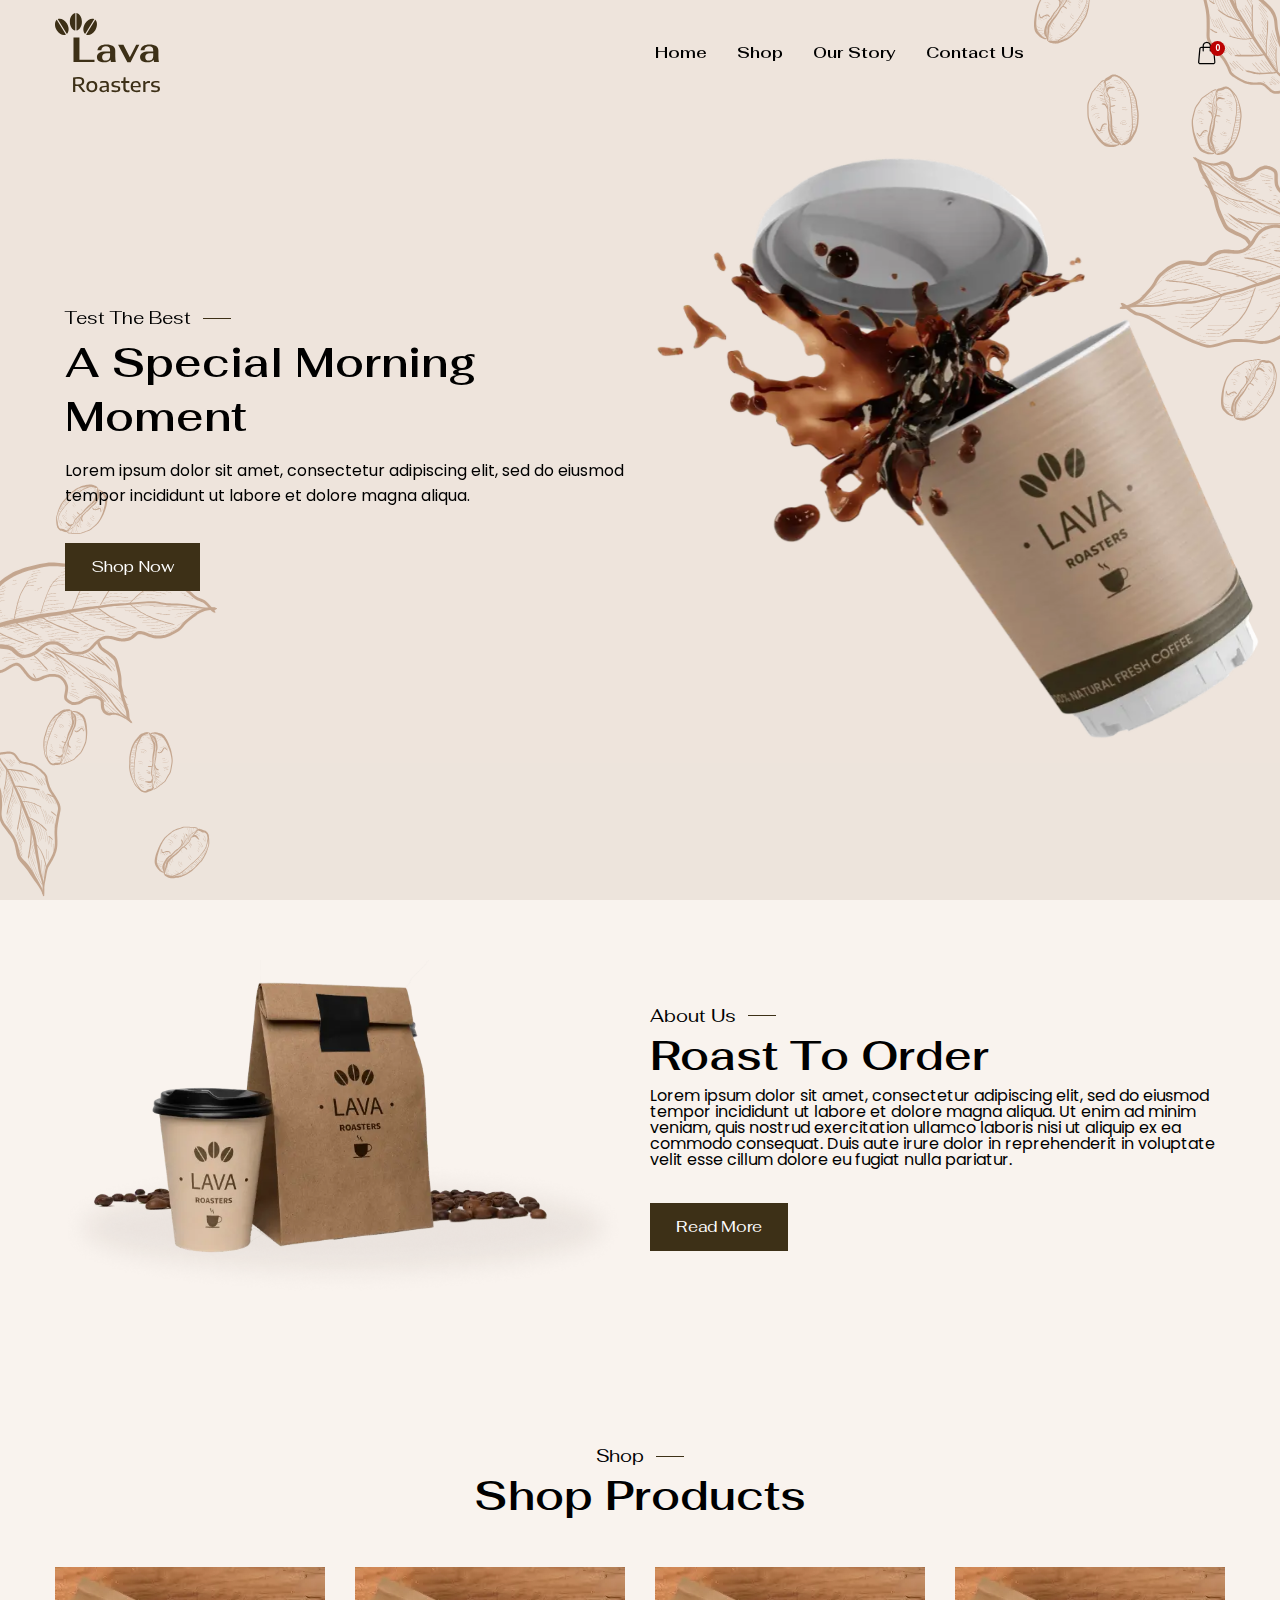
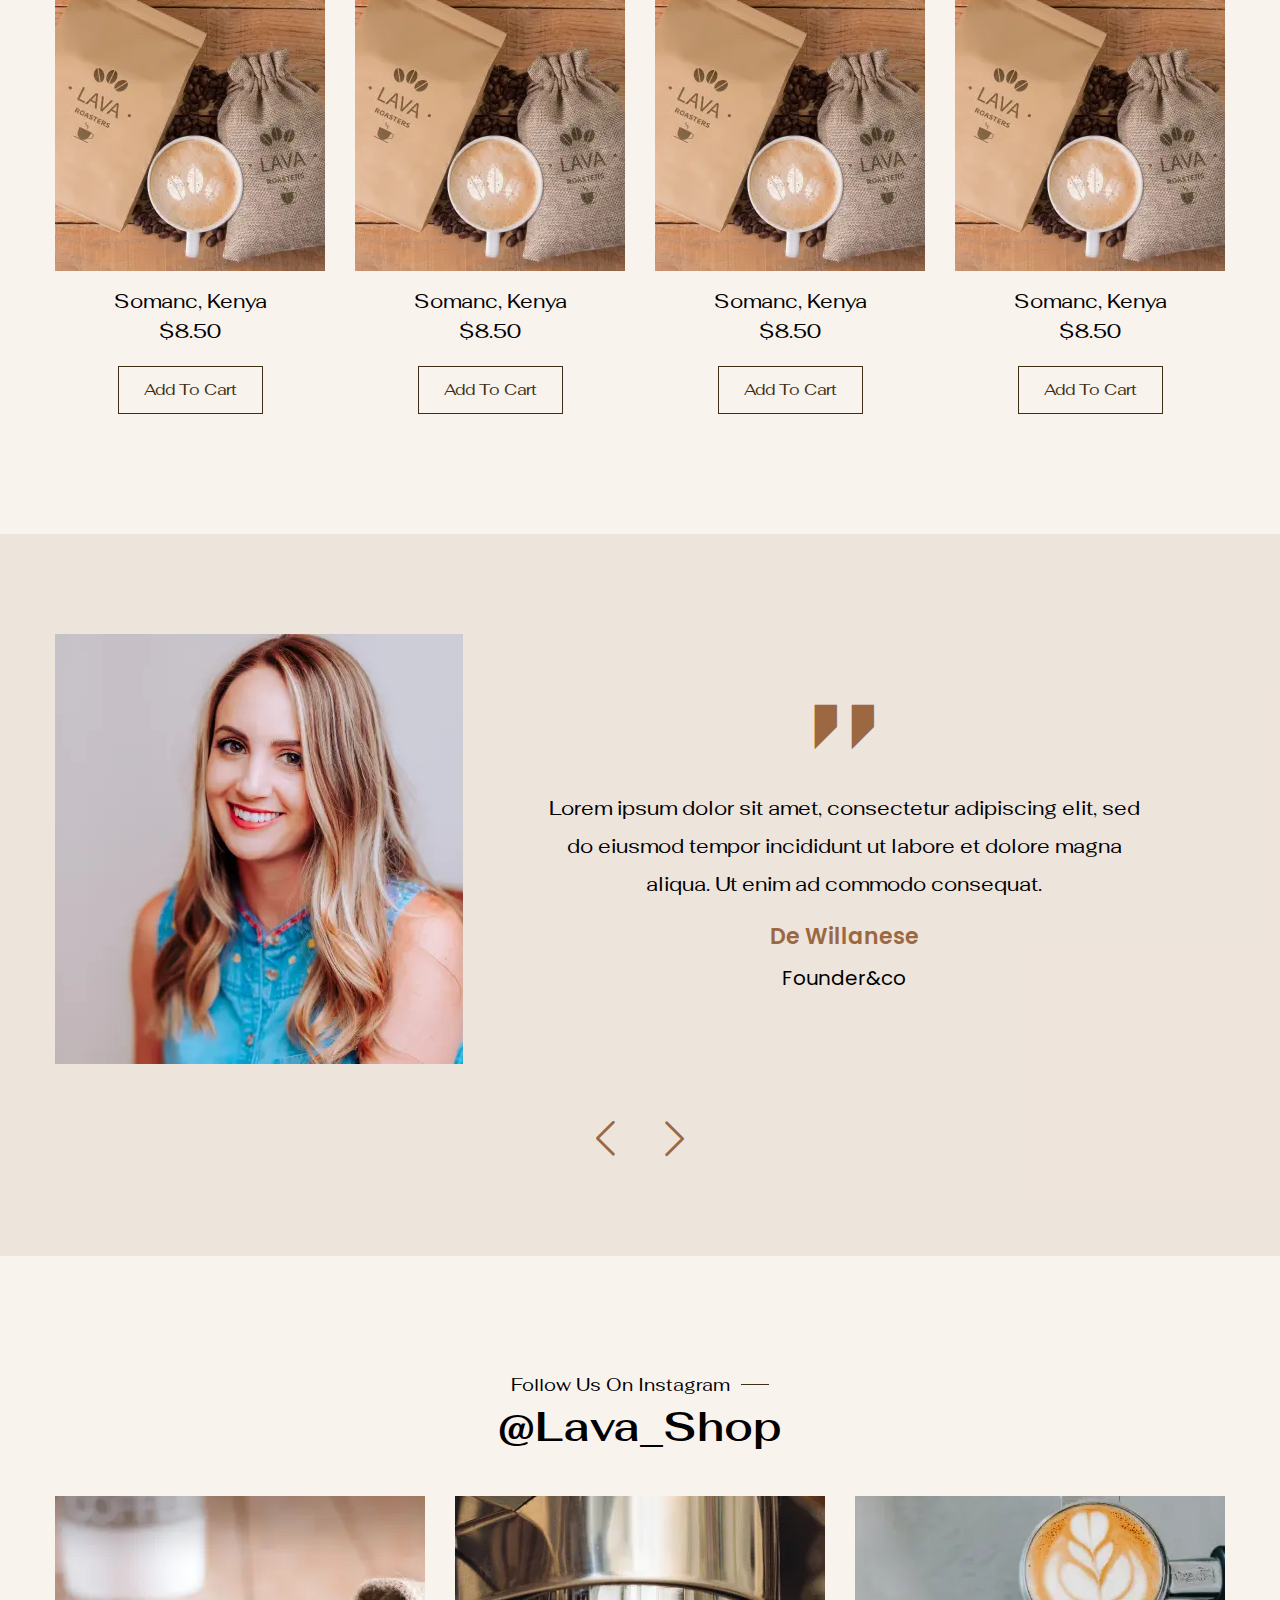
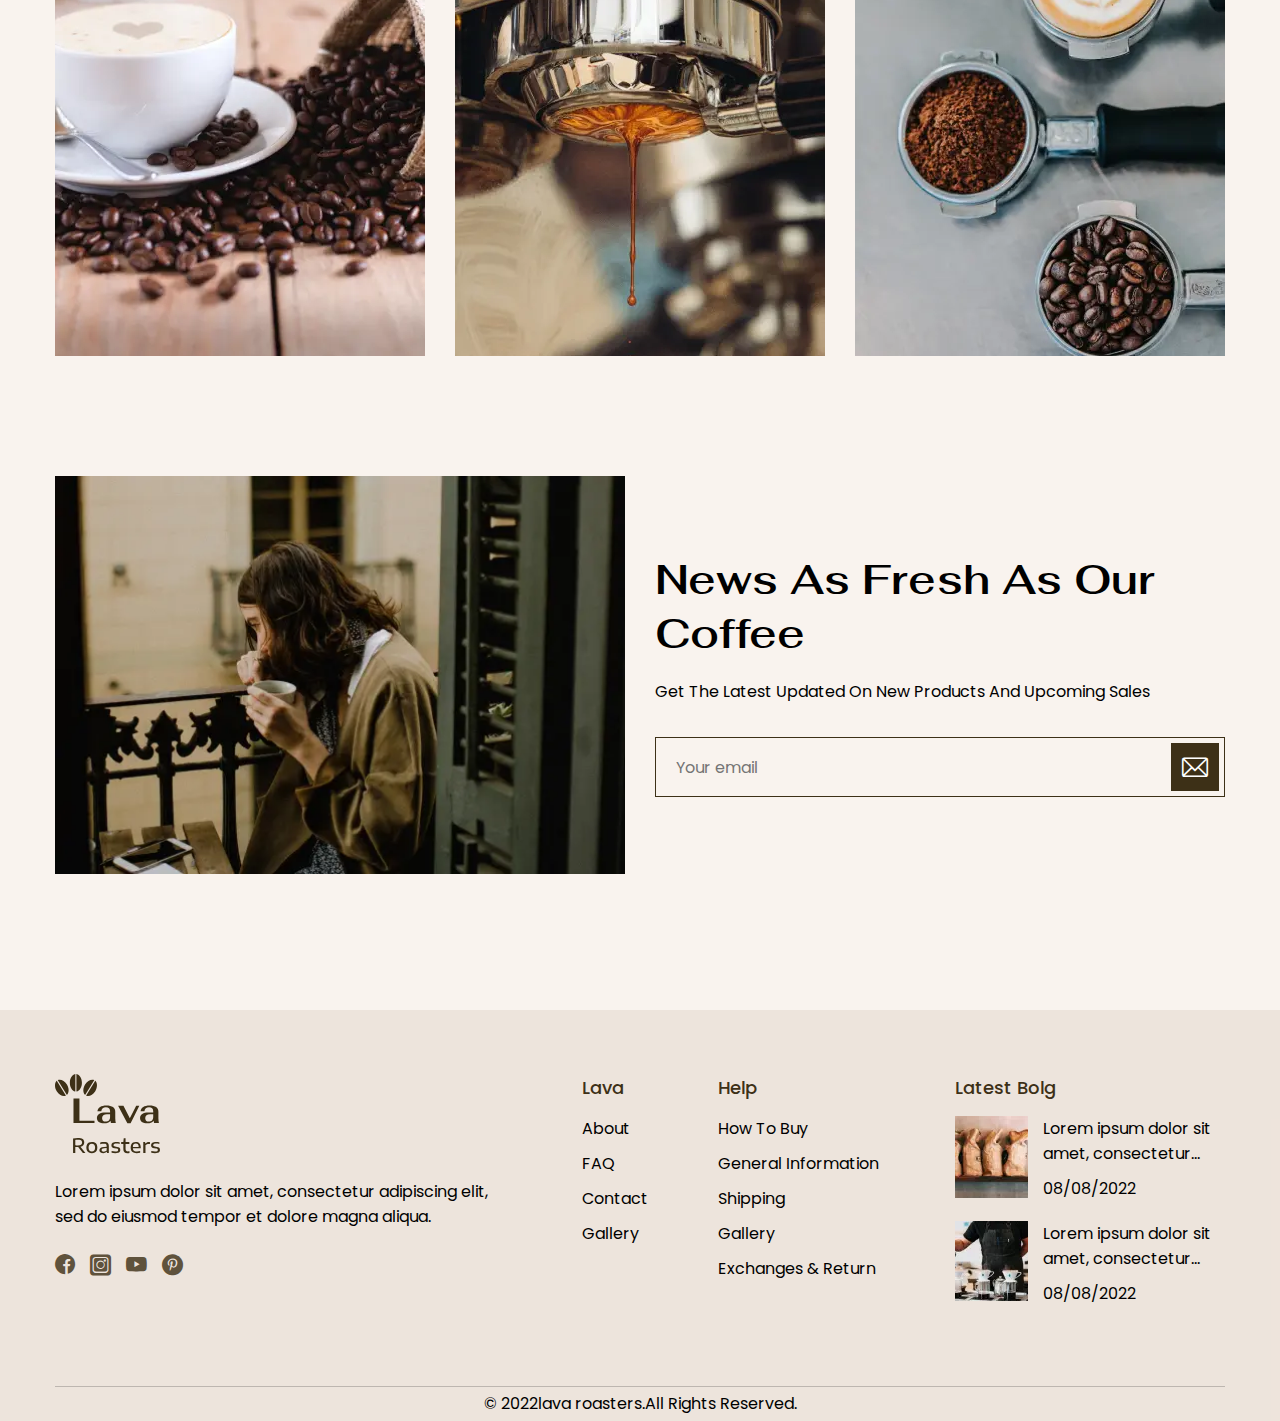
<file: home.html>
<!DOCTYPE html>
<html lang="en">

<head>
	<title>HomePage</title>
	<meta charset="UTF-8">
	<meta name="format-detection" content="telephone=no">
	<!-- <style>body{opacity: 0;}</style> -->
	<link rel="stylesheet" href="css/style.min.css?_v=20250717173622">
	<link rel="shortcut icon" href="favicon.ico">
	<script src="https://www.youtube.com/player_api?_v=20250717173622"></script>
	<!-- <meta name="robots" content="noindex, nofollow"> -->
	<meta name="viewport" content="width=device-width, initial-scale=1.0">
</head>

<body>
	<div class="wrapper">
		<header class="header">
			<div class="header__container">
				<a href="#" class="header__logo"><img src="img/logo.svg" alt="Logo"></a>
				<div class="header__menu menu">

					<nav class="menu__body">
						<ul class="menu__list">
							<li class="menu__item"><a href="" class="menu__link">Home</a></li>
							<li class="menu__item"><a href="" class="menu__link">Shop</a></li>
							<li class="menu__item"><a href="" class="menu__link">Our Story</a></li>
							<li class="menu__item"><a href="" class="menu__link">Contact Us</a></li>
						</ul>
					</nav>
				</div>
				<div class="header__action">
					<a href="#" class="header__basket _icon-basket"><span>0</span></a>
					<button type="button" class="header__icon icon-menu"><span></span></button>
				</div>
			</div>
		</header>
		<main class="page">
			<section data-prlx-mouse-wrapper class="hero">
				<div class="hero__body">
					<div class="hero__content">
						<div class="hero__subtitle subtitle">Test The Best</div>
						<h1 class="hero__title title">A Special Morning Moment</h1>
						<div class="hero__text text">
							<p>Lorem ipsum dolor sit amet, consectetur adipiscing elit, sed do eiusmod tempor incididunt ut
								labore et dolore magna aliqua.</p>
						</div>
						<a href="#" class="hero__button button">Shop Now</a>
					</div>
				</div>
				<div class="hero__pictures">
					<div data-prlx-cx="300" data-prlx-cy="300" data-prlx-mouse class="hero__image-ibg"><picture><source srcset="img/home/hero/image.webp" type="image/webp"><img src="img/home/hero/image.png" alt="Image"></picture></div>
				</div>

				<div data-prlx-mouse class="hero__decor hero__decor-left hero__decor-left--1">
					<img src="img/home/hero/decor-left-1.svg" alt="">
				</div>
				<div data-prlx-dxr data-prlx-dyr data-prlx-mouse class="hero__decor hero__decor-left hero__decor-left--2">
					<img src="img/home/hero/decor-left-2.svg" alt="">
				</div>
				<div data-prlx-mouse class="hero__decor hero__decor-left hero__decor-left--3">
					<img src="img/home/hero/decor-left-3.svg" alt="">
				</div>
				<div data-prlx-dxr data-prlx-dyr data-prlx-mouse class="hero__decor hero__decor-left hero__decor-left--4">
					<img src="img/home/hero/decor-left-4.svg" alt="">
				</div>
				<div data-prlx-mouse class="hero__decor hero__decor-left hero__decor-left--5">
					<img src="img/home/hero/decor-left-5.svg" alt="">
				</div>
				<div data-prlx-dxr data-prlx-dyr data-prlx-mouse class="hero__decor hero__decor-left hero__decor-left--6">
					<img src="img/home/hero/decor-left-6.svg" alt="">
				</div>

				<div data-prlx-mouse class="hero__decor hero__decor-right hero__decor-right--1">
					<img src="img/home/hero/decor-right-1.svg" alt="">
				</div>
				<div data-prlx-dxr data-prlx-dyr data-prlx-mouse class="hero__decor hero__decor-right hero__decor-right--2">
					<img src="img/home/hero/decor-right-2.svg" alt="">
				</div>
				<div data-prlx-mouse class="hero__decor hero__decor-right hero__decor-right--3">
					<img src="img/home/hero/decor-right-3.svg" alt="">
				</div>
				<div data-prlx-dxr data-prlx-dyr data-prlx-mouse class="hero__decor hero__decor-right hero__decor-right--4">
					<img src="img/home/hero/decor-right-4.svg" alt="">
				</div>
				<div data-prlx-mouse class="hero__decor hero__decor-right hero__decor-right--5">
					<img src="img/home/hero/decor-right-5.svg" alt="">
				</div>
				<div data-prlx-dxr data-prlx-dyr data-prlx-mouse class="hero__decor hero__decor-right hero__decor-right--6">
					<img src="img/home/hero/decor-right-6.svg" alt="">
				</div>


			</section>
			<section class="about">
				<div class="about__container">
					<div class="about__image"><picture><source srcset="img/about/image.webp" type="image/webp"><img src="img/about/image.png" alt="Image"></picture></div>
					<div class="about__content">
						<div class="about__subtitle subtitle">About Us</div>
						<h2 class="about__title title">Roast To Order</h2>
						<div class="about__text">
							<p>Lorem ipsum dolor sit amet, consectetur adipiscing elit, sed do eiusmod tempor incididunt ut
								labore et dolore magna aliqua. Ut enim ad minim veniam, quis nostrud exercitation ullamco
								laboris nisi ut aliquip ex ea commodo consequat. Duis aute irure dolor in reprehenderit in
								voluptate velit esse cillum dolore eu fugiat nulla pariatur. </p>
						</div>
						<a href="#" class="about__button button">Read More</a>
					</div>
				</div>
			</section>
			<section class="shop-products">
				<div class="shop-products__container">
					<div class="shop-products__top">
						<div class="shop-products__subtitle subtitle">Shop</div>
						<h2 class="shop-products__title title">Shop Products</h2>
					</div>
					<div class="shop-products__body">
						<article class="shop-products__item product">
							<a href="#" class="product__image"><picture><source srcset="img/products/01.webp" type="image/webp"><img src="img/products/01.jpg" alt="Image"></picture></a>
							<div class="product__body">
								<h4 class="product__title">
									<a href="#" class="product__title-link">Somanc, Kenya</a>
								</h4>
								<div class="product__price">$8.50</div>
								<a href="#" class="product__button button button--light">Add To Cart</a>
							</div>
						</article>
						<article class="shop-products__item product">
							<a href="#" class="product__image"><picture><source srcset="img/products/01.webp" type="image/webp"><img src="img/products/01.jpg" alt="Image"></picture></a>
							<div class="product__body">
								<h4 class="product__title">
									<a href="#" class="product__title-link">Somanc, Kenya</a>
								</h4>
								<div class="product__price">$8.50</div>
								<a href="#" class="product__button button button--light">Add To Cart</a>
							</div>
						</article>
						<article class="shop-products__item product">
							<a href="#" class="product__image"><picture><source srcset="img/products/01.webp" type="image/webp"><img src="img/products/01.jpg" alt="Image"></picture></a>
							<div class="product__body">
								<h4 class="product__title">
									<a href="#" class="product__title-link">Somanc, Kenya</a>
								</h4>
								<div class="product__price">$8.50</div>
								<a href="#" class="product__button button button--light">Add To Cart</a>
							</div>
						</article>
						<article class="shop-products__item product">
							<a href="#" class="product__image"><picture><source srcset="img/products/01.webp" type="image/webp"><img src="img/products/01.jpg" alt="Image"></picture></a>
							<div class="product__body">
								<h4 class="product__title">
									<a href="#" class="product__title-link">Somanc, Kenya</a>
								</h4>
								<div class="product__price">$8.50</div>
								<a href="#" class="product__button button button--light">Add To Cart</a>
							</div>
						</article>
					</div>
				</div>
			</section>
			<div class="reviews">
				<div class="reviews__container">
					<div class="reviews__slider swiper">
						<div class="reviews__wrapper swiper-wrapper">
							<div class="reviews__slide swiper-slide reviews-slide">
								<div class="reviews-slide__avatar"><picture><source srcset="img/home/reviews/01.webp" type="image/webp"><img src="img/home/reviews/01.jpg" alt="Image"></picture></div>
								<div class="reviews-slide__content">
									<div class="reviews-slide__quotes _icon-quotes"></div>
									<div class="reviews-slide__text text">
										<p>Lorem ipsum dolor sit amet, consectetur adipiscing elit, sed do eiusmod tempor
											incididunt ut labore et dolore magna aliqua. Ut enim ad commodo consequat.</p>
									</div>
									<div class="reviews-slide__name">De Willanese</div>
									<div class="reviews-slide__info">Founder&co</div>
								</div>
							</div>
							<div class="reviews__slide swiper-slide reviews-slide">
								<div class="reviews-slide__avatar"><picture><source srcset="img/home/reviews/01.webp" type="image/webp"><img src="img/home/reviews/01.jpg" alt="Image"></picture></div>
								<div class="reviews-slide__content">
									<div class="reviews-slide__quotes _icon-quotes"></div>
									<div class="reviews-slide__text text">
										<p>Lorem ipsum dolor sit amet, consectetur adipiscing elit, sed do eiusmod tempor
											incididunt ut labore et dolore magna aliqua. Ut enim ad commodo consequat.</p>
									</div>
									<div class="reviews-slide__name">De Willanese</div>
									<div class="reviews-slide__info">Founder&co</div>
								</div>
							</div>
							<div class="reviews__slide swiper-slide reviews-slide">
								<div class="reviews-slide__avatar"><picture><source srcset="img/home/reviews/01.webp" type="image/webp"><img src="img/home/reviews/01.jpg" alt="Image"></picture></div>
								<div class="reviews-slide__content">
									<div class="reviews-slide__quotes _icon-quotes"></div>
									<div class="reviews-slide__text text">
										<p>Lorem ipsum dolor sit amet, consectetur adipiscing elit, sed do eiusmod tempor
											incididunt ut labore et dolore magna aliqua. Ut enim ad commodo consequat.</p>
									</div>
									<div class="reviews-slide__name">De Willanese</div>
									<div class="reviews-slide__info">Founder&co</div>
								</div>
							</div>
						</div>
					</div>
					<div class="reviews__arrows">
						<div class="reviews__arrow reviews__arrow--prev _icon-arrow"></div>
						<div class="reviews__arrow reviews__arrow--next _icon-arrow"></div>
					</div>

				</div>
			</div>

			<section class="block">
				<div class="block__container">
					<div class="block__subtitle subtitle">Follow Us On Instagram</div>
					<h2 class="block__title title"><a href="#" class="block__title-link">@Lava_Shop</a></h2>
					<div class="block__items">
						<div class="block__item block-item">
							<a href="#" class="block-item__image"><picture><source srcset="img/home/block/01.webp" type="image/webp"><img src="img/home/block/01.jpg" alt="Image"></picture></a>
						</div>
						<div class="block__item block-item">
							<a href="#" class="block-item__image"><picture><source srcset="img/home/block/02.webp" type="image/webp"><img src="img/home/block/02.jpg" alt="Image"></picture></a>
						</div>
						<div class="block__item block-item">
							<a href="#" class="block-item__image"><picture><source srcset="img/home/block/03.webp" type="image/webp"><img src="img/home/block/03.jpg" alt="Image"></picture></a>
						</div>
					</div>
				</div>
			</section>

			<section class="news">
				<div class="news__container">
					<div class="news__image"><picture><source srcset="img/news/image.webp" type="image/webp"><img src="img/news/image.jpg" alt="Image"></picture></div>
					<div class="news__content">
						<h2 class="news__title title">News As Fresh As Our Coffee</h2>
						<div class="news__text">
							<p>Get The Latest Updated On New Products And Upcoming Sales</p>
						</div>
						<form action="#" class="news__form news-form">
							<input data-required="email" autocomplete="off" type="text" name="form[]" data-error="Error" placeholder="Your email" class="news-form__input input">
							<button type="submit" class="news-form__button _icon-email"></button>
						</form>
					</div>
				</div>
			</section>
		</main>
		<footer class="footer">
			<div class="footer__container">
				<div class="footer__body">
					<div class="footer__content footer-content">
						<a href="#" class="footer-content__logo"><img src="img/logo.svg" alt="Logo"></a>
						<div class="footer-content__text text">
							<p>Lorem ipsum dolor sit amet, consectetur adipiscing elit,
								sed do eiusmod tempor et dolore magna aliqua.</p>
						</div>
						<div class="footer-content__social footer-social">
							<a href="#" class="footer-social__item _icon-s-fb"></a>
							<a href="#" class="footer-social__item _icon-s-inst"></a>
							<a href="#" class="footer-social__item _icon-s-yt"></a>
							<a href="#" class="footer-social__item _icon-s-ptr"></a>
						</div>
					</div>
					<div class="footer__items footer-items">
						<div class="footer-items__column">
							<div class="footer-items__label">Lava</div>
							<ul class="footer-items__list">
								<li class="footer-items__item">
									<a href="#" class="footer-items__link">About</a>
								</li>
								<li class="footer-items__item">
									<a href="#" class="footer-items__link">FAQ</a>
								</li>
								<li class="footer-items__item">
									<a href="#" class="footer-items__link">Contact</a>
								</li>
								<li class="footer-items__item">
									<a href="#" class="footer-items__link">Gallery</a>
								</li>
							</ul>
						</div>
						<div class="footer-items__column">
							<div class="footer-items__label">Help</div>
							<ul class="footer-items__list">
								<li class="footer-items__item">
									<a href="#" class="footer-items__link">How To Buy</a>
								</li>
								<li class="footer-items__item">
									<a href="#" class="footer-items__link">General Information</a>
								</li>
								<li class="footer-items__item">
									<a href="#" class="footer-items__link">Shipping</a>
								</li>
								<li class="footer-items__item">
									<a href="#" class="footer-items__link">Gallery</a>
								</li>
								<li class="footer-items__item">
									<a href="#" class="footer-items__link">Exchanges & Return</a>
								</li>
							</ul>
						</div>
					</div>
					<div class="footer__blog footer-blog">
						<div class="footer-blog__title">Latest Bolg</div>
						<div class="footer-blog__items">
							<div class="footer-blog__item">
								<a href="#" class="footer-blog__image"><picture><source srcset="img/footer-blog/01.webp" type="image/webp"><img src="img/footer-blog/01.jpg" alt="Image"></picture></a>
								<div class="footer-blog__content">
									<a href="#" class="footer-blog__text">Lorem ipsum dolor sit amet, consectetur...</a>
									<div class="footer-blog__date">08/08/2022</div>
								</div>
							</div>
							<div class="footer-blog__item">
								<a href="#" class="footer-blog__image"><picture><source srcset="img/footer-blog/02.webp" type="image/webp"><img src="img/footer-blog/02.jpg" alt="Image"></picture></a>
								<div class="footer-blog__content">
									<a href="#" class="footer-blog__text">Lorem ipsum dolor sit amet, consectetur...</a>
									<div class="footer-blog__date">08/08/2022</div>
								</div>
							</div>
						</div>
					</div>
				</div>
				<div class="footer__copy">© 2022lava roasters.All Rights Reserved.</div>
			</div>
		</footer>
	</div>
	<script src="js/app.min.js?_v=20250717173622"></script>
</body>

</html>
</file>
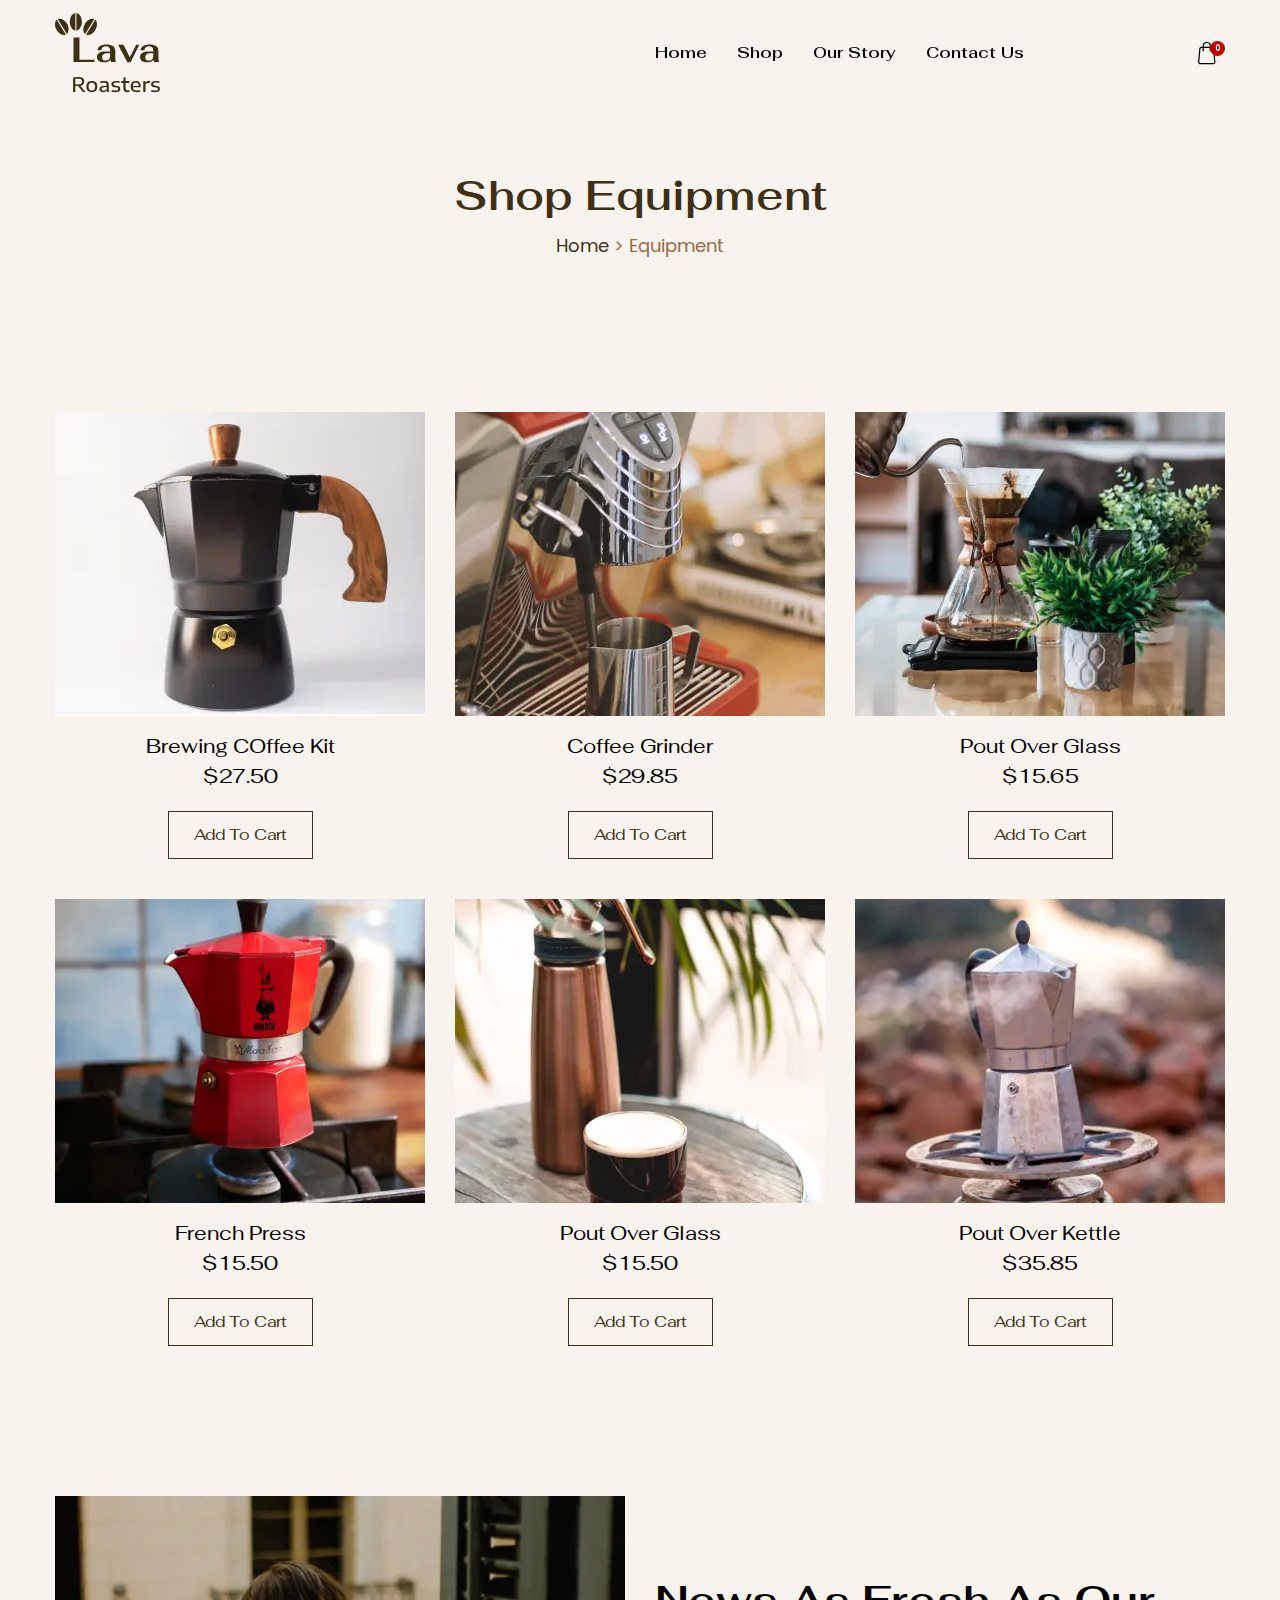
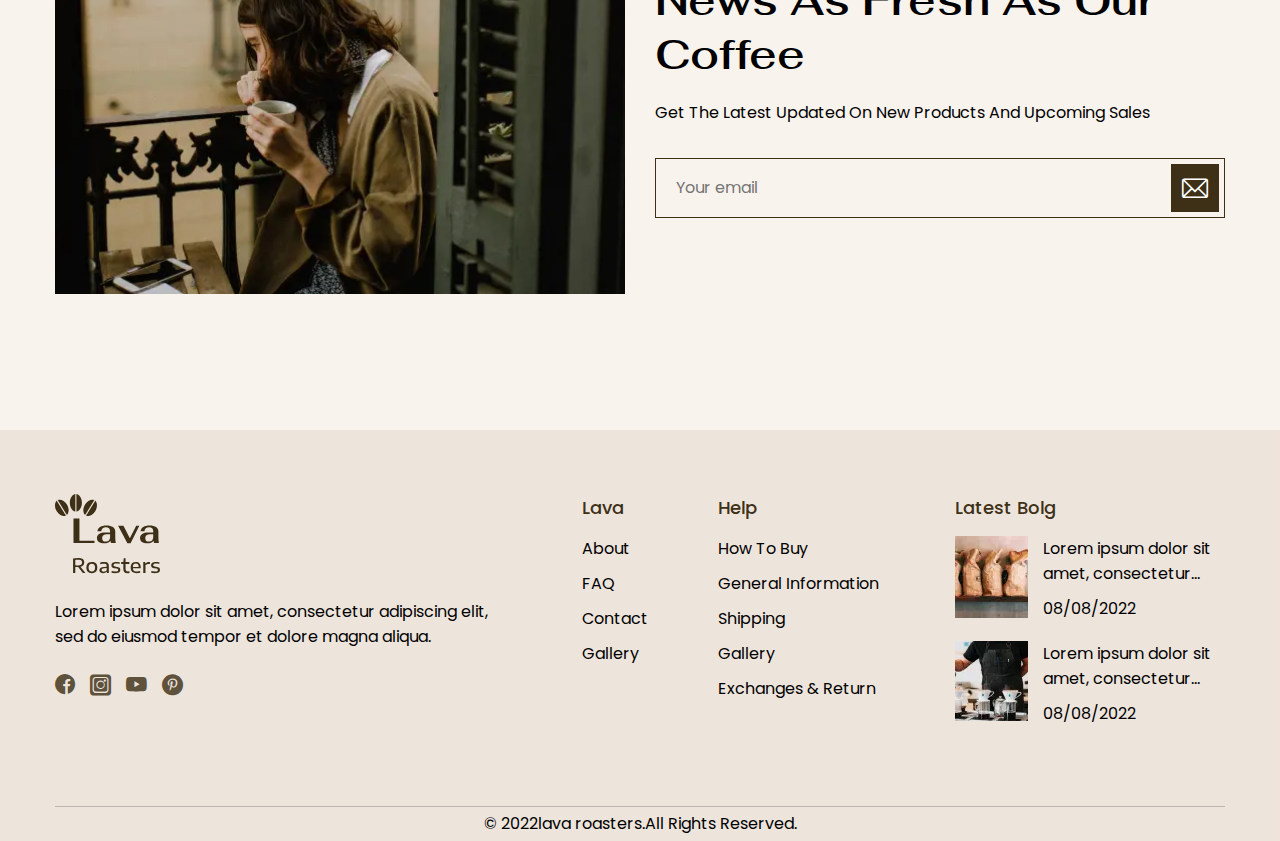
<file: shop-equipment.html>
<!DOCTYPE html>
<html lang="en">

<head>
	<title>Shop</title>
	<meta charset="UTF-8">
	<meta name="format-detection" content="telephone=no">
	<!-- <style>body{opacity: 0;}</style> -->
	<link rel="stylesheet" href="css/style.min.css?_v=20250717173622">
	<link rel="shortcut icon" href="favicon.ico">
	<script src="https://www.youtube.com/player_api?_v=20250717173622"></script>
	<!-- <meta name="robots" content="noindex, nofollow"> -->
	<meta name="viewport" content="width=device-width, initial-scale=1.0">
</head>

<body>
	<div class="wrapper">
		<header class="header">
			<div class="header__container">
				<a href="#" class="header__logo"><img src="img/logo.svg" alt="Logo"></a>
				<div class="header__menu menu">

					<nav class="menu__body">
						<ul class="menu__list">
							<li class="menu__item"><a href="" class="menu__link">Home</a></li>
							<li class="menu__item"><a href="" class="menu__link">Shop</a></li>
							<li class="menu__item"><a href="" class="menu__link">Our Story</a></li>
							<li class="menu__item"><a href="" class="menu__link">Contact Us</a></li>
						</ul>
					</nav>
				</div>
				<div class="header__action">
					<a href="#" class="header__basket _icon-basket"><span>0</span></a>
					<button type="button" class="header__icon icon-menu"><span></span></button>
				</div>
			</div>
		</header>
		<main class="page">
			<div class="page__header">
				<div class="page__container">
					<h1 class="page__title title">Shop Equipment</h1>
					<div class="page__breadcrumbs breadcrumbs">
						<ul class="breadcrumbs__list">
							<li class="breadcrumbs__item">
								<a href="home.html" class="breadcrumbs__link">Home</a>
							</li>
							<li class="breadcrumbs__item">
								Equipment
							</li>
						</ul>
					</div>
				</div>
			</div>
			<div class="shop shop-equipment">
				<div class="shop__container">
					<article class="shop__item product">
						<a href="#" class="product__image"><picture><source srcset="img/shop/equipment/01.webp" type="image/webp"><img src="img/shop/equipment/01.jpg" alt="Image"></picture></a>
						<div class="product__body">
							<h4 class="product__title">
								<a href="#" class="product__title-link">Brewing COffee Kit</a>
							</h4>
							<div class="product__price">$27.50</div>
							<a href="#" class="product__button button button--light">Add To Cart</a>
						</div>
					</article>
					<article class="shop__item product">
						<a href="#" class="product__image"><picture><source srcset="img/shop/equipment/02.webp" type="image/webp"><img src="img/shop/equipment/02.jpg" alt="Image"></picture></a>
						<div class="product__body">
							<h4 class="product__title">
								<a href="#" class="product__title-link">Coffee Grinder</a>
							</h4>
							<div class="product__price">$29.85</div>
							<a href="#" class="product__button button button--light">Add To Cart</a>
						</div>
					</article>
					<article class="shop__item product">
						<a href="#" class="product__image"><picture><source srcset="img/shop/equipment/03.webp" type="image/webp"><img src="img/shop/equipment/03.jpg" alt="Image"></picture></a>
						<div class="product__body">
							<h4 class="product__title">
								<a href="#" class="product__title-link">Pout Over Glass</a>
							</h4>
							<div class="product__price">$15.65</div>
							<a href="#" class="product__button button button--light">Add To Cart</a>
						</div>
					</article>
					<article class="shop__item product">
						<a href="#" class="product__image"><picture><source srcset="img/shop/equipment/04.webp" type="image/webp"><img src="img/shop/equipment/04.jpg" alt="Image"></picture></a>
						<div class="product__body">
							<h4 class="product__title">
								<a href="#" class="product__title-link">French Press</a>
							</h4>
							<div class="product__price">$15.50</div>
							<a href="#" class="product__button button button--light">Add To Cart</a>
						</div>
					</article>
					<article class="shop__item product">
						<a href="#" class="product__image"><picture><source srcset="img/shop/equipment/05.webp" type="image/webp"><img src="img/shop/equipment/05.jpg" alt="Image"></picture></a>
						<div class="product__body">
							<h4 class="product__title">
								<a href="#" class="product__title-link">Pout Over Glass</a>
							</h4>
							<div class="product__price">$15.50</div>
							<a href="#" class="product__button button button--light">Add To Cart</a>
						</div>
					</article>
					<article class="shop__item product">
						<a href="#" class="product__image"><picture><source srcset="img/shop/equipment/06.webp" type="image/webp"><img src="img/shop/equipment/06.jpg" alt="Image"></picture></a>
						<div class="product__body">
							<h4 class="product__title">
								<a href="#" class="product__title-link">Pout Over Kettle</a>
							</h4>
							<div class="product__price">$35.85</div>
							<a href="#" class="product__button button button--light">Add To Cart</a>
						</div>
					</article>
				</div>
			</div>
			<section class="news">
				<div class="news__container">
					<div class="news__image"><picture><source srcset="img/news/image.webp" type="image/webp"><img src="img/news/image.jpg" alt="Image"></picture></div>
					<div class="news__content">
						<h2 class="news__title title">News As Fresh As Our Coffee</h2>
						<div class="news__text">
							<p>Get The Latest Updated On New Products And Upcoming Sales</p>
						</div>
						<form action="#" class="news__form news-form">
							<input data-required="email" autocomplete="off" type="text" name="form[]" data-error="Error" placeholder="Your email" class="news-form__input input">
							<button type="submit" class="news-form__button _icon-email"></button>
						</form>
					</div>
				</div>
			</section>
		</main>
		<footer class="footer">
			<div class="footer__container">
				<div class="footer__body">
					<div class="footer__content footer-content">
						<a href="#" class="footer-content__logo"><img src="img/logo.svg" alt="Logo"></a>
						<div class="footer-content__text text">
							<p>Lorem ipsum dolor sit amet, consectetur adipiscing elit,
								sed do eiusmod tempor et dolore magna aliqua.</p>
						</div>
						<div class="footer-content__social footer-social">
							<a href="#" class="footer-social__item _icon-s-fb"></a>
							<a href="#" class="footer-social__item _icon-s-inst"></a>
							<a href="#" class="footer-social__item _icon-s-yt"></a>
							<a href="#" class="footer-social__item _icon-s-ptr"></a>
						</div>
					</div>
					<div class="footer__items footer-items">
						<div class="footer-items__column">
							<div class="footer-items__label">Lava</div>
							<ul class="footer-items__list">
								<li class="footer-items__item">
									<a href="#" class="footer-items__link">About</a>
								</li>
								<li class="footer-items__item">
									<a href="#" class="footer-items__link">FAQ</a>
								</li>
								<li class="footer-items__item">
									<a href="#" class="footer-items__link">Contact</a>
								</li>
								<li class="footer-items__item">
									<a href="#" class="footer-items__link">Gallery</a>
								</li>
							</ul>
						</div>
						<div class="footer-items__column">
							<div class="footer-items__label">Help</div>
							<ul class="footer-items__list">
								<li class="footer-items__item">
									<a href="#" class="footer-items__link">How To Buy</a>
								</li>
								<li class="footer-items__item">
									<a href="#" class="footer-items__link">General Information</a>
								</li>
								<li class="footer-items__item">
									<a href="#" class="footer-items__link">Shipping</a>
								</li>
								<li class="footer-items__item">
									<a href="#" class="footer-items__link">Gallery</a>
								</li>
								<li class="footer-items__item">
									<a href="#" class="footer-items__link">Exchanges & Return</a>
								</li>
							</ul>
						</div>
					</div>
					<div class="footer__blog footer-blog">
						<div class="footer-blog__title">Latest Bolg</div>
						<div class="footer-blog__items">
							<div class="footer-blog__item">
								<a href="#" class="footer-blog__image"><picture><source srcset="img/footer-blog/01.webp" type="image/webp"><img src="img/footer-blog/01.jpg" alt="Image"></picture></a>
								<div class="footer-blog__content">
									<a href="#" class="footer-blog__text">Lorem ipsum dolor sit amet, consectetur...</a>
									<div class="footer-blog__date">08/08/2022</div>
								</div>
							</div>
							<div class="footer-blog__item">
								<a href="#" class="footer-blog__image"><picture><source srcset="img/footer-blog/02.webp" type="image/webp"><img src="img/footer-blog/02.jpg" alt="Image"></picture></a>
								<div class="footer-blog__content">
									<a href="#" class="footer-blog__text">Lorem ipsum dolor sit amet, consectetur...</a>
									<div class="footer-blog__date">08/08/2022</div>
								</div>
							</div>
						</div>
					</div>
				</div>
				<div class="footer__copy">© 2022lava roasters.All Rights Reserved.</div>
			</div>
		</footer>
	</div>
	<script src="js/app.min.js?_v=20250717173622"></script>
</body>

</html>
</file>
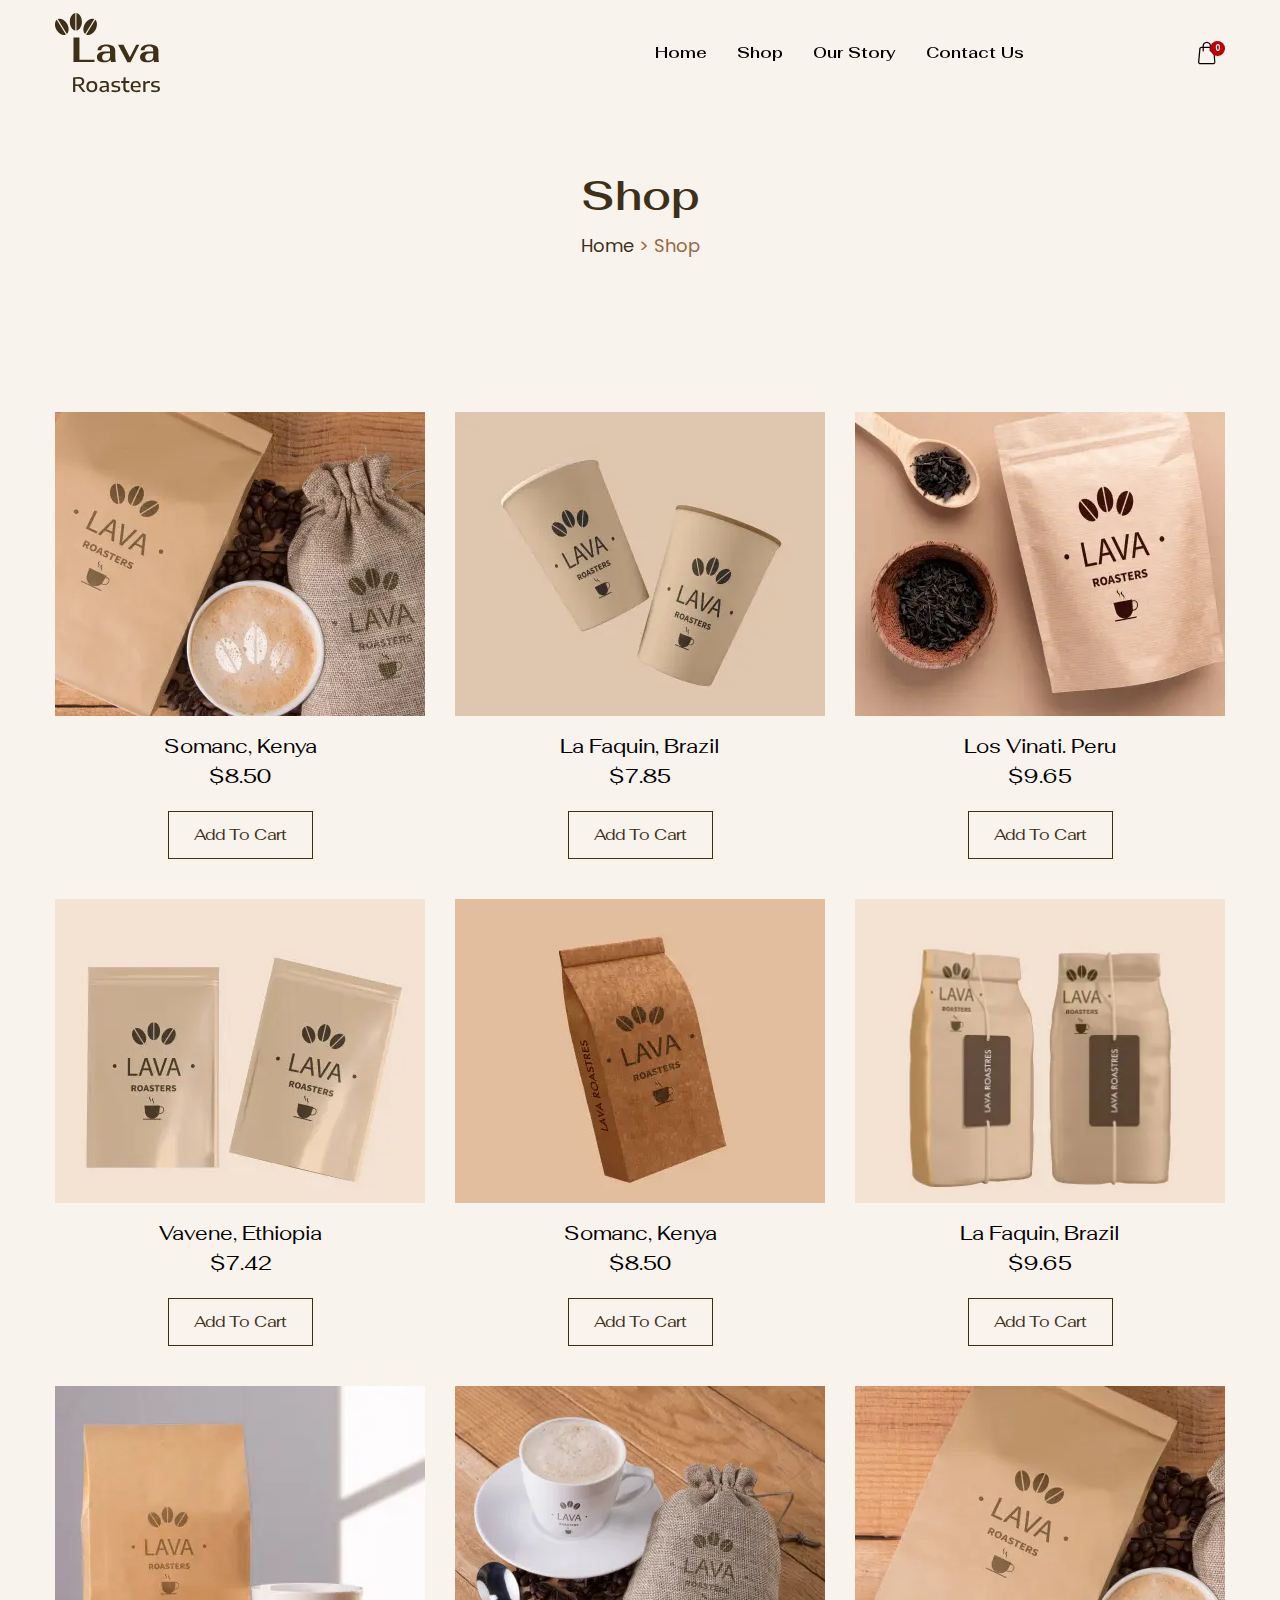
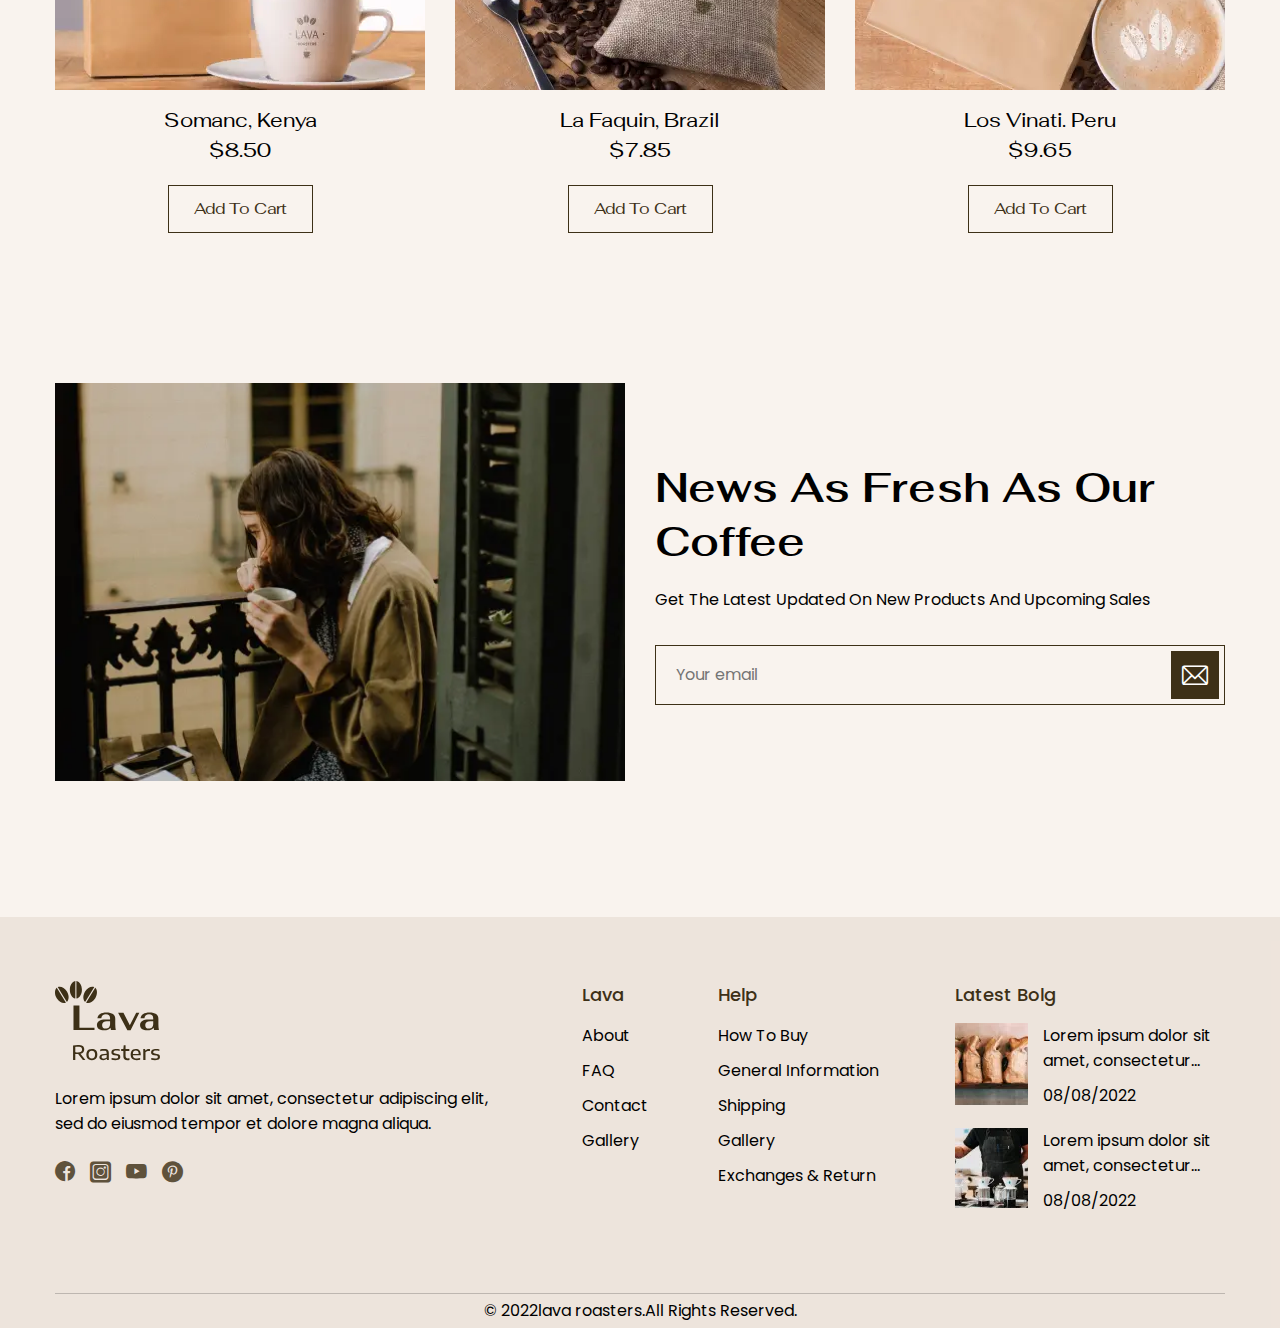
<file: shop.html>
<!DOCTYPE html>
<html lang="en">

<head>
	<title>Shop</title>
	<meta charset="UTF-8">
	<meta name="format-detection" content="telephone=no">
	<!-- <style>body{opacity: 0;}</style> -->
	<link rel="stylesheet" href="css/style.min.css?_v=20250717173622">
	<link rel="shortcut icon" href="favicon.ico">
	<script src="https://www.youtube.com/player_api?_v=20250717173622"></script>
	<!-- <meta name="robots" content="noindex, nofollow"> -->
	<meta name="viewport" content="width=device-width, initial-scale=1.0">
</head>

<body>
	<div class="wrapper">
		<header class="header">
			<div class="header__container">
				<a href="#" class="header__logo"><img src="img/logo.svg" alt="Logo"></a>
				<div class="header__menu menu">

					<nav class="menu__body">
						<ul class="menu__list">
							<li class="menu__item"><a href="" class="menu__link">Home</a></li>
							<li class="menu__item"><a href="" class="menu__link">Shop</a></li>
							<li class="menu__item"><a href="" class="menu__link">Our Story</a></li>
							<li class="menu__item"><a href="" class="menu__link">Contact Us</a></li>
						</ul>
					</nav>
				</div>
				<div class="header__action">
					<a href="#" class="header__basket _icon-basket"><span>0</span></a>
					<button type="button" class="header__icon icon-menu"><span></span></button>
				</div>
			</div>
		</header>
		<main class="page">
			<div class="page__header">
				<div class="page__container">
					<h1 class="page__title title">Shop</h1>
					<div class="page__breadcrumbs breadcrumbs">
						<ul class="breadcrumbs__list">
							<li class="breadcrumbs__item">
								<a href="home.html" class="breadcrumbs__link">Home</a>
							</li>
							<li class="breadcrumbs__item">
								Shop
							</li>
						</ul>
					</div>
				</div>
			</div>
			<div class="shop">
				<div class="shop__container">
					<article class="shop__item product">
						<a href="#" class="product__image"><picture><source srcset="img/shop/01.webp" type="image/webp"><img src="img/shop/01.jpg" alt="Image"></picture></a>
						<div class="product__body">
							<h4 class="product__title">
								<a href="#" class="product__title-link">Somanc, Kenya</a>
							</h4>
							<div class="product__price">$8.50</div>
							<a href="#" class="product__button button button--light">Add To Cart</a>
						</div>
					</article>
					<article class="shop__item product">
						<a href="#" class="product__image"><picture><source srcset="img/shop/02.webp" type="image/webp"><img src="img/shop/02.jpg" alt="Image"></picture></a>
						<div class="product__body">
							<h4 class="product__title">
								<a href="#" class="product__title-link">La Faquin, Brazil</a>
							</h4>
							<div class="product__price">$7.85</div>
							<a href="#" class="product__button button button--light">Add To Cart</a>
						</div>
					</article>
					<article class="shop__item product">
						<a href="#" class="product__image"><picture><source srcset="img/shop/03.webp" type="image/webp"><img src="img/shop/03.jpg" alt="Image"></picture></a>
						<div class="product__body">
							<h4 class="product__title">
								<a href="#" class="product__title-link">Los Vinati. Peru</a>
							</h4>
							<div class="product__price">$9.65</div>
							<a href="#" class="product__button button button--light">Add To Cart</a>
						</div>
					</article>
					<article class="shop__item product">
						<a href="#" class="product__image"><picture><source srcset="img/shop/04.webp" type="image/webp"><img src="img/shop/04.jpg" alt="Image"></picture></a>
						<div class="product__body">
							<h4 class="product__title">
								<a href="#" class="product__title-link">Vavene, Ethiopia</a>
							</h4>
							<div class="product__price">$7.42</div>
							<a href="#" class="product__button button button--light">Add To Cart</a>
						</div>
					</article>
					<article class="shop__item product">
						<a href="#" class="product__image"><picture><source srcset="img/shop/05.webp" type="image/webp"><img src="img/shop/05.jpg" alt="Image"></picture></a>
						<div class="product__body">
							<h4 class="product__title">
								<a href="#" class="product__title-link">Somanc, Kenya</a>
							</h4>
							<div class="product__price">$8.50</div>
							<a href="#" class="product__button button button--light">Add To Cart</a>
						</div>
					</article>
					<article class="shop__item product">
						<a href="#" class="product__image"><picture><source srcset="img/shop/06.webp" type="image/webp"><img src="img/shop/06.jpg" alt="Image"></picture></a>
						<div class="product__body">
							<h4 class="product__title">
								<a href="#" class="product__title-link">La Faquin, Brazil</a>
							</h4>
							<div class="product__price">$9.65</div>
							<a href="#" class="product__button button button--light">Add To Cart</a>
						</div>
					</article>
					<article class="shop__item product">
						<a href="#" class="product__image"><picture><source srcset="img/shop/07.webp" type="image/webp"><img src="img/shop/07.jpg" alt="Image"></picture></a>
						<div class="product__body">
							<h4 class="product__title">
								<a href="#" class="product__title-link">Somanc, Kenya</a>
							</h4>
							<div class="product__price">$8.50</div>
							<a href="#" class="product__button button button--light">Add To Cart</a>
						</div>
					</article>
					<article class="shop__item product">
						<a href="#" class="product__image"><picture><source srcset="img/shop/08.webp" type="image/webp"><img src="img/shop/08.jpg" alt="Image"></picture></a>
						<div class="product__body">
							<h4 class="product__title">
								<a href="#" class="product__title-link">La Faquin, Brazil</a>
							</h4>
							<div class="product__price">$7.85</div>
							<a href="#" class="product__button button button--light">Add To Cart</a>
						</div>
					</article>
					<article class="shop__item product">
						<a href="#" class="product__image"><picture><source srcset="img/shop/09.webp" type="image/webp"><img src="img/shop/09.jpg" alt="Image"></picture></a>
						<div class="product__body">
							<h4 class="product__title">
								<a href="#" class="product__title-link">Los Vinati. Peru</a>
							</h4>
							<div class="product__price">$9.65</div>
							<a href="#" class="product__button button button--light">Add To Cart</a>
						</div>
					</article>
				</div>
			</div>
			<section class="news">
				<div class="news__container">
					<div class="news__image"><picture><source srcset="img/news/image.webp" type="image/webp"><img src="img/news/image.jpg" alt="Image"></picture></div>
					<div class="news__content">
						<h2 class="news__title title">News As Fresh As Our Coffee</h2>
						<div class="news__text">
							<p>Get The Latest Updated On New Products And Upcoming Sales</p>
						</div>
						<form action="#" class="news__form news-form">
							<input data-required="email" autocomplete="off" type="text" name="form[]" data-error="Error" placeholder="Your email" class="news-form__input input">
							<button type="submit" class="news-form__button _icon-email"></button>
						</form>
					</div>
				</div>
			</section>
		</main>
		<footer class="footer">
			<div class="footer__container">
				<div class="footer__body">
					<div class="footer__content footer-content">
						<a href="#" class="footer-content__logo"><img src="img/logo.svg" alt="Logo"></a>
						<div class="footer-content__text text">
							<p>Lorem ipsum dolor sit amet, consectetur adipiscing elit,
								sed do eiusmod tempor et dolore magna aliqua.</p>
						</div>
						<div class="footer-content__social footer-social">
							<a href="#" class="footer-social__item _icon-s-fb"></a>
							<a href="#" class="footer-social__item _icon-s-inst"></a>
							<a href="#" class="footer-social__item _icon-s-yt"></a>
							<a href="#" class="footer-social__item _icon-s-ptr"></a>
						</div>
					</div>
					<div class="footer__items footer-items">
						<div class="footer-items__column">
							<div class="footer-items__label">Lava</div>
							<ul class="footer-items__list">
								<li class="footer-items__item">
									<a href="#" class="footer-items__link">About</a>
								</li>
								<li class="footer-items__item">
									<a href="#" class="footer-items__link">FAQ</a>
								</li>
								<li class="footer-items__item">
									<a href="#" class="footer-items__link">Contact</a>
								</li>
								<li class="footer-items__item">
									<a href="#" class="footer-items__link">Gallery</a>
								</li>
							</ul>
						</div>
						<div class="footer-items__column">
							<div class="footer-items__label">Help</div>
							<ul class="footer-items__list">
								<li class="footer-items__item">
									<a href="#" class="footer-items__link">How To Buy</a>
								</li>
								<li class="footer-items__item">
									<a href="#" class="footer-items__link">General Information</a>
								</li>
								<li class="footer-items__item">
									<a href="#" class="footer-items__link">Shipping</a>
								</li>
								<li class="footer-items__item">
									<a href="#" class="footer-items__link">Gallery</a>
								</li>
								<li class="footer-items__item">
									<a href="#" class="footer-items__link">Exchanges & Return</a>
								</li>
							</ul>
						</div>
					</div>
					<div class="footer__blog footer-blog">
						<div class="footer-blog__title">Latest Bolg</div>
						<div class="footer-blog__items">
							<div class="footer-blog__item">
								<a href="#" class="footer-blog__image"><picture><source srcset="img/footer-blog/01.webp" type="image/webp"><img src="img/footer-blog/01.jpg" alt="Image"></picture></a>
								<div class="footer-blog__content">
									<a href="#" class="footer-blog__text">Lorem ipsum dolor sit amet, consectetur...</a>
									<div class="footer-blog__date">08/08/2022</div>
								</div>
							</div>
							<div class="footer-blog__item">
								<a href="#" class="footer-blog__image"><picture><source srcset="img/footer-blog/02.webp" type="image/webp"><img src="img/footer-blog/02.jpg" alt="Image"></picture></a>
								<div class="footer-blog__content">
									<a href="#" class="footer-blog__text">Lorem ipsum dolor sit amet, consectetur...</a>
									<div class="footer-blog__date">08/08/2022</div>
								</div>
							</div>
						</div>
					</div>
				</div>
				<div class="footer__copy">© 2022lava roasters.All Rights Reserved.</div>
			</div>
		</footer>
	</div>
	<script src="js/app.min.js?_v=20250717173622"></script>
</body>

</html>
</file>
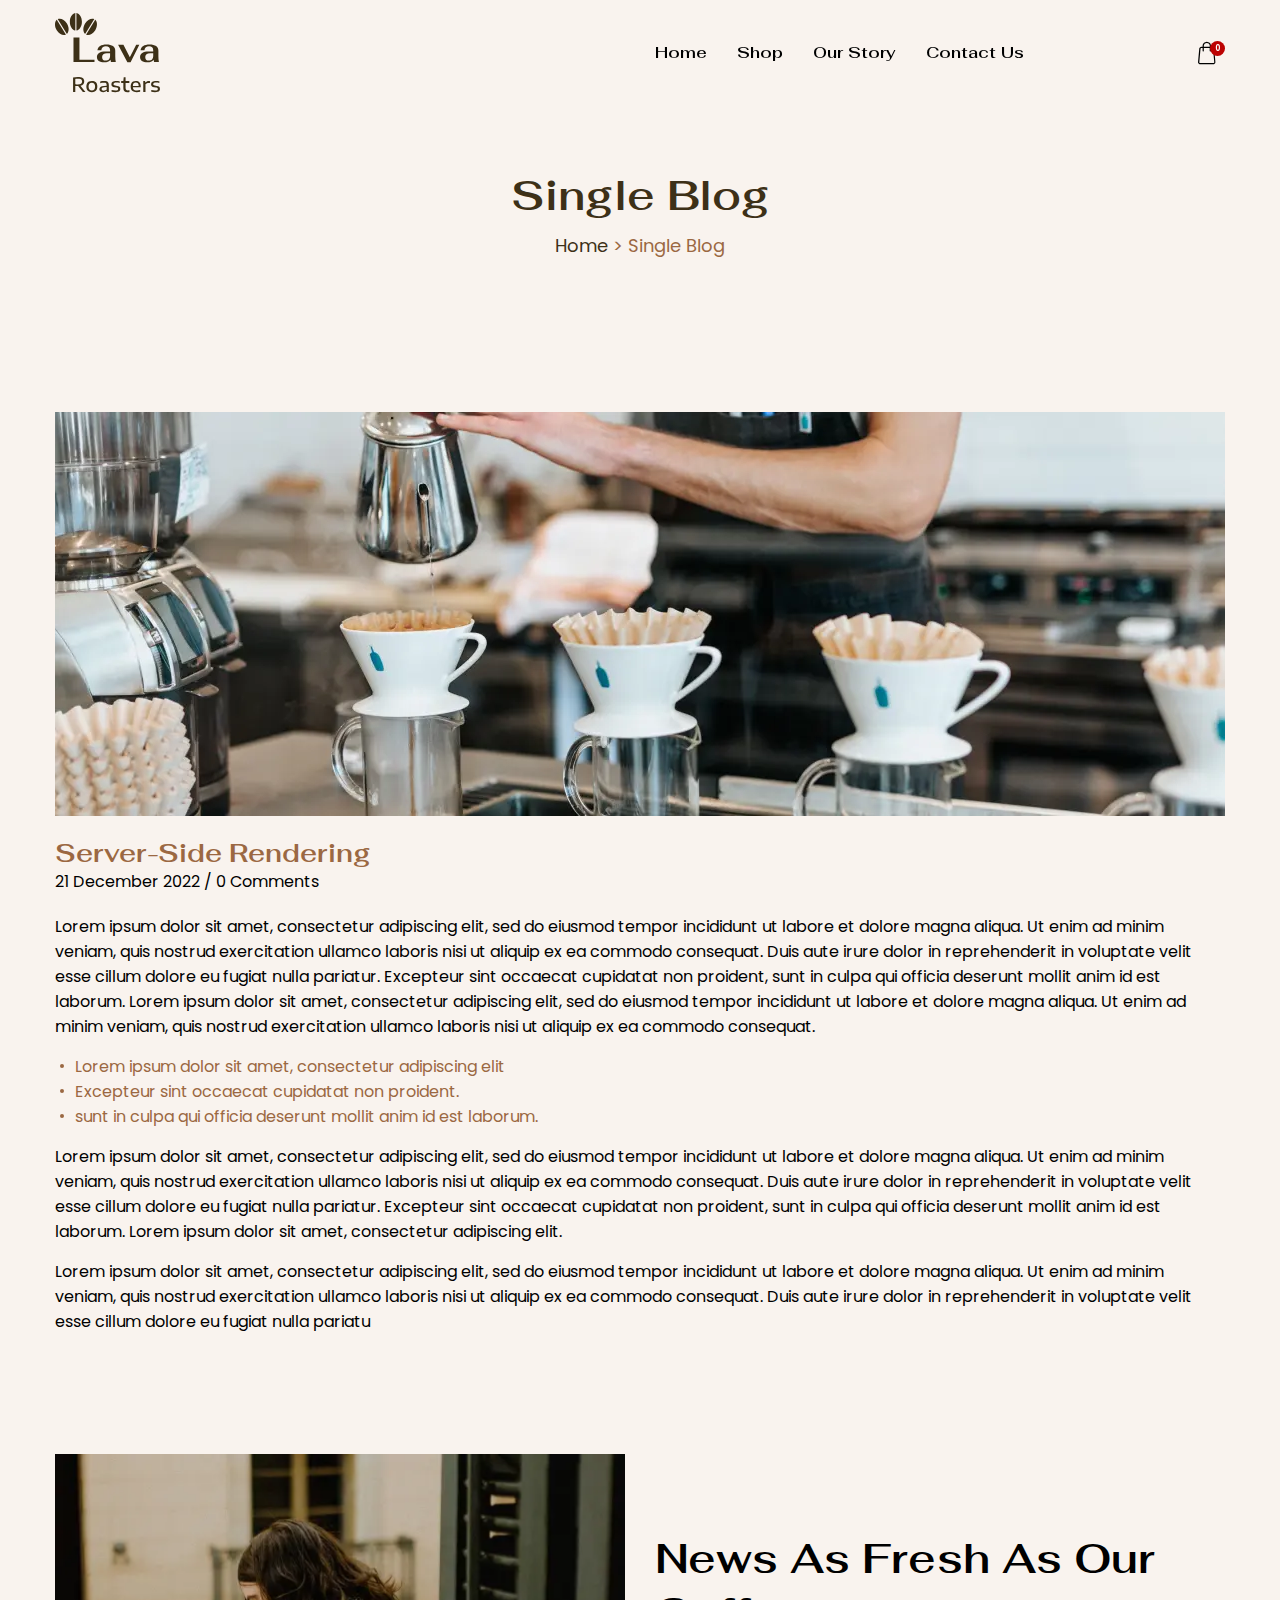
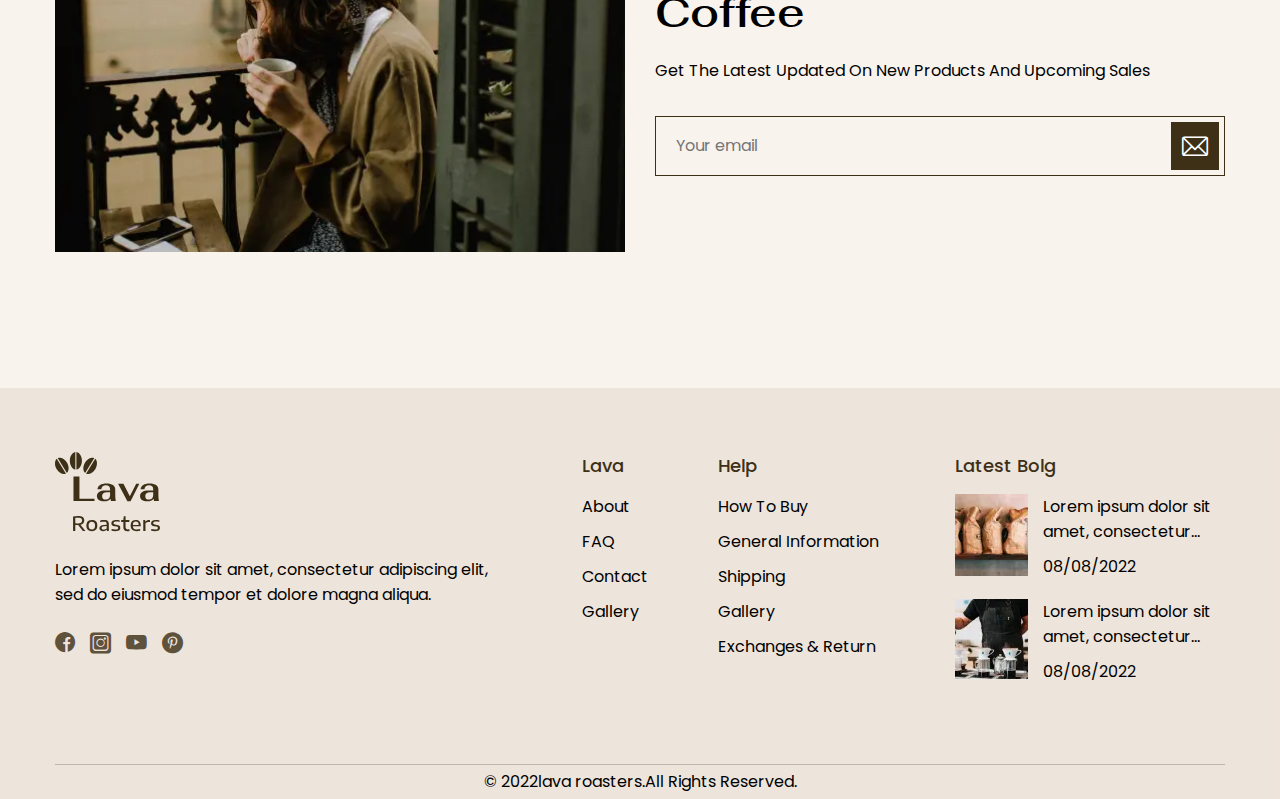
<file: single-blog.html>
<!DOCTYPE html>
<html lang="en">

<head>
	<title>Shop</title>
	<meta charset="UTF-8">
	<meta name="format-detection" content="telephone=no">
	<!-- <style>body{opacity: 0;}</style> -->
	<link rel="stylesheet" href="css/style.min.css?_v=20250717173622">
	<link rel="shortcut icon" href="favicon.ico">
	<script src="https://www.youtube.com/player_api?_v=20250717173622"></script>
	<!-- <meta name="robots" content="noindex, nofollow"> -->
	<meta name="viewport" content="width=device-width, initial-scale=1.0">
</head>

<body>
	<div class="wrapper">
		<header class="header">
			<div class="header__container">
				<a href="#" class="header__logo"><img src="img/logo.svg" alt="Logo"></a>
				<div class="header__menu menu">

					<nav class="menu__body">
						<ul class="menu__list">
							<li class="menu__item"><a href="" class="menu__link">Home</a></li>
							<li class="menu__item"><a href="" class="menu__link">Shop</a></li>
							<li class="menu__item"><a href="" class="menu__link">Our Story</a></li>
							<li class="menu__item"><a href="" class="menu__link">Contact Us</a></li>
						</ul>
					</nav>
				</div>
				<div class="header__action">
					<a href="#" class="header__basket _icon-basket"><span>0</span></a>
					<button type="button" class="header__icon icon-menu"><span></span></button>
				</div>
			</div>
		</header>
		<main class="page">
			<div class="page__header">
				<div class="page__container">
					<h1 class="page__title title">Single Blog</h1>
					<div class="page__breadcrumbs breadcrumbs">
						<ul class="breadcrumbs__list">
							<li class="breadcrumbs__item">
								<a href="home.html" class="breadcrumbs__link">Home</a>
							</li>
							<li class="breadcrumbs__item">
								Single Blog
							</li>
						</ul>
					</div>
				</div>
			</div>
			<section class="single-blog">
				<div class="single-blog__container">
					<div class="single-blog__image"><picture><source srcset="img/blog/single-blog/image.webp" type="image/webp"><img src="img/blog/single-blog/image.jpg" alt="Image"></picture></div>
					<h1 class="single-blog__title">Server-Side Rendering</h1>
					<div class="single-blog__info">
						<div class="single-blog__date">21 December 2022</div>
						<span>/</span>
						<div class="single-blog__comments"><span>0</span>Comments</div>
						<div class="single-blog__content text">
							<p>
								Lorem ipsum dolor sit amet, consectetur adipiscing elit, sed do eiusmod tempor incididunt ut
								labore et dolore magna aliqua. Ut enim ad minim veniam, quis nostrud exercitation ullamco
								laboris nisi ut aliquip ex ea commodo consequat. Duis aute irure dolor in reprehenderit in
								voluptate velit esse cillum dolore eu fugiat nulla pariatur. Excepteur sint occaecat cupidatat
								non proident, sunt in culpa qui officia deserunt mollit anim id est laborum. Lorem ipsum dolor
								sit amet, consectetur adipiscing elit, sed do eiusmod tempor incididunt ut labore et dolore
								magna aliqua. Ut enim ad minim veniam, quis nostrud exercitation ullamco laboris nisi ut aliquip
								ex ea commodo consequat.
							</p>
							<ul class="brownColor">
								<li>
									Lorem ipsum dolor sit amet, consectetur adipiscing elit
								</li>
								<li>
									Excepteur sint occaecat cupidatat non proident.
								</li>
								<li>
									sunt in culpa qui officia deserunt mollit anim id est laborum.
								</li>
							</ul>
							<p>
								Lorem ipsum dolor sit amet, consectetur adipiscing elit, sed do eiusmod tempor incididunt ut
								labore et dolore magna aliqua. Ut enim ad minim veniam, quis nostrud exercitation ullamco
								laboris nisi ut aliquip ex ea commodo consequat. Duis aute irure dolor in reprehenderit in
								voluptate velit esse cillum dolore eu fugiat nulla pariatur. Excepteur sint occaecat cupidatat
								non proident, sunt in culpa qui officia deserunt mollit anim id est laborum. Lorem ipsum dolor
								sit amet, consectetur adipiscing elit.
							</p>
							<p>
								Lorem ipsum dolor sit amet, consectetur adipiscing elit, sed do eiusmod tempor incididunt ut
								labore et dolore magna aliqua. Ut enim ad minim veniam, quis nostrud exercitation ullamco
								laboris nisi ut aliquip ex ea commodo consequat. Duis aute irure dolor in reprehenderit in
								voluptate velit esse cillum dolore eu fugiat nulla pariatu
							</p>
						</div>
					</div>
				</div>
			</section>
			<section class="news">
				<div class="news__container">
					<div class="news__image"><picture><source srcset="img/news/image.webp" type="image/webp"><img src="img/news/image.jpg" alt="Image"></picture></div>
					<div class="news__content">
						<h2 class="news__title title">News As Fresh As Our Coffee</h2>
						<div class="news__text">
							<p>Get The Latest Updated On New Products And Upcoming Sales</p>
						</div>
						<form action="#" class="news__form news-form">
							<input data-required="email" autocomplete="off" type="text" name="form[]" data-error="Error" placeholder="Your email" class="news-form__input input">
							<button type="submit" class="news-form__button _icon-email"></button>
						</form>
					</div>
				</div>
			</section>
		</main>
		<footer class="footer">
			<div class="footer__container">
				<div class="footer__body">
					<div class="footer__content footer-content">
						<a href="#" class="footer-content__logo"><img src="img/logo.svg" alt="Logo"></a>
						<div class="footer-content__text text">
							<p>Lorem ipsum dolor sit amet, consectetur adipiscing elit,
								sed do eiusmod tempor et dolore magna aliqua.</p>
						</div>
						<div class="footer-content__social footer-social">
							<a href="#" class="footer-social__item _icon-s-fb"></a>
							<a href="#" class="footer-social__item _icon-s-inst"></a>
							<a href="#" class="footer-social__item _icon-s-yt"></a>
							<a href="#" class="footer-social__item _icon-s-ptr"></a>
						</div>
					</div>
					<div class="footer__items footer-items">
						<div class="footer-items__column">
							<div class="footer-items__label">Lava</div>
							<ul class="footer-items__list">
								<li class="footer-items__item">
									<a href="#" class="footer-items__link">About</a>
								</li>
								<li class="footer-items__item">
									<a href="#" class="footer-items__link">FAQ</a>
								</li>
								<li class="footer-items__item">
									<a href="#" class="footer-items__link">Contact</a>
								</li>
								<li class="footer-items__item">
									<a href="#" class="footer-items__link">Gallery</a>
								</li>
							</ul>
						</div>
						<div class="footer-items__column">
							<div class="footer-items__label">Help</div>
							<ul class="footer-items__list">
								<li class="footer-items__item">
									<a href="#" class="footer-items__link">How To Buy</a>
								</li>
								<li class="footer-items__item">
									<a href="#" class="footer-items__link">General Information</a>
								</li>
								<li class="footer-items__item">
									<a href="#" class="footer-items__link">Shipping</a>
								</li>
								<li class="footer-items__item">
									<a href="#" class="footer-items__link">Gallery</a>
								</li>
								<li class="footer-items__item">
									<a href="#" class="footer-items__link">Exchanges & Return</a>
								</li>
							</ul>
						</div>
					</div>
					<div class="footer__blog footer-blog">
						<div class="footer-blog__title">Latest Bolg</div>
						<div class="footer-blog__items">
							<div class="footer-blog__item">
								<a href="#" class="footer-blog__image"><picture><source srcset="img/footer-blog/01.webp" type="image/webp"><img src="img/footer-blog/01.jpg" alt="Image"></picture></a>
								<div class="footer-blog__content">
									<a href="#" class="footer-blog__text">Lorem ipsum dolor sit amet, consectetur...</a>
									<div class="footer-blog__date">08/08/2022</div>
								</div>
							</div>
							<div class="footer-blog__item">
								<a href="#" class="footer-blog__image"><picture><source srcset="img/footer-blog/02.webp" type="image/webp"><img src="img/footer-blog/02.jpg" alt="Image"></picture></a>
								<div class="footer-blog__content">
									<a href="#" class="footer-blog__text">Lorem ipsum dolor sit amet, consectetur...</a>
									<div class="footer-blog__date">08/08/2022</div>
								</div>
							</div>
						</div>
					</div>
				</div>
				<div class="footer__copy">© 2022lava roasters.All Rights Reserved.</div>
			</div>
		</footer>
	</div>
	<script src="js/app.min.js?_v=20250717173622"></script>
</body>

</html>
</file>
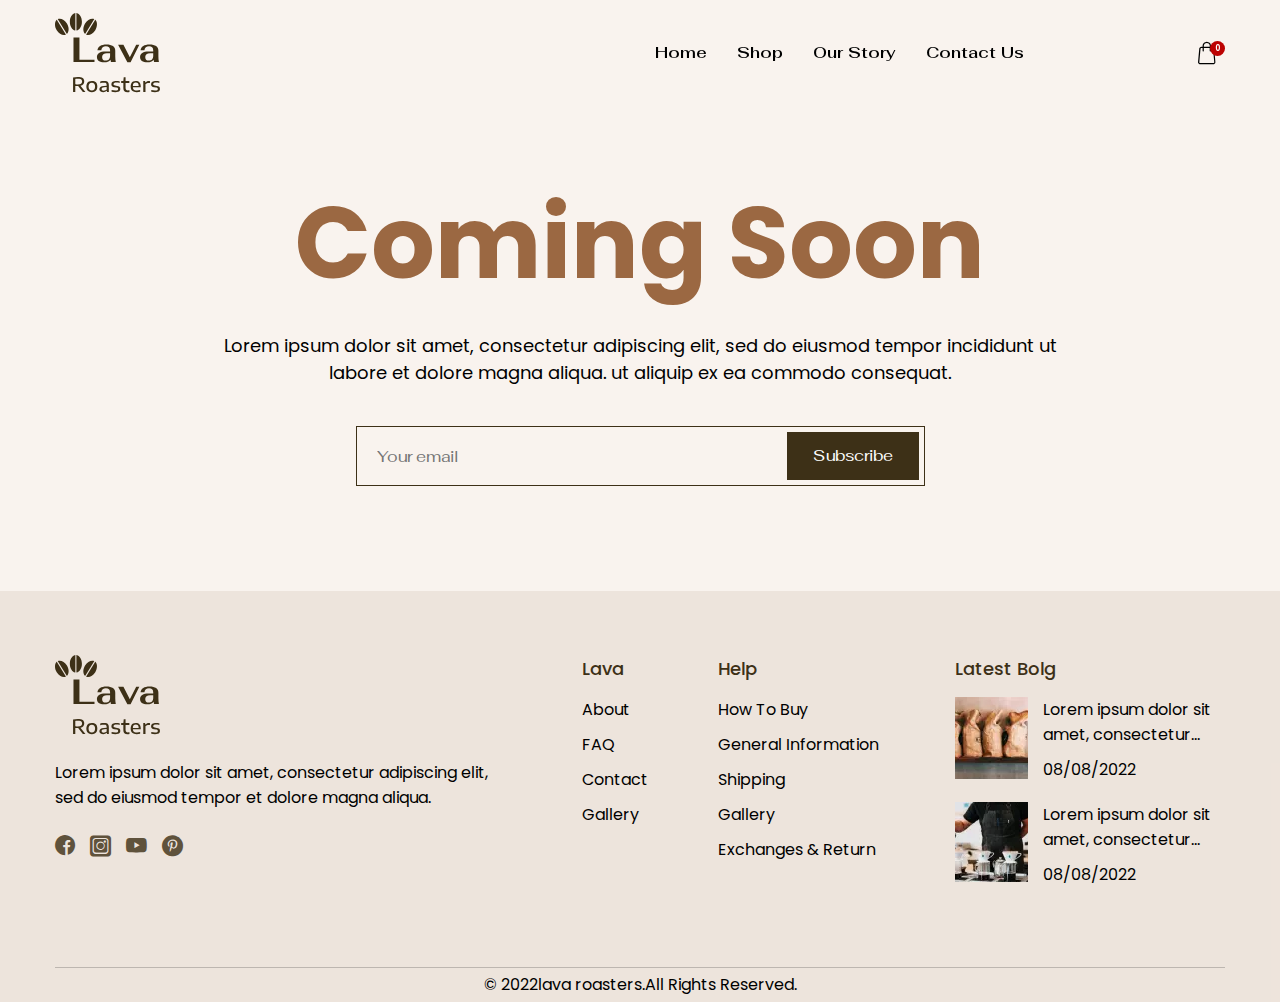
<file: subcribe.html>
<!DOCTYPE html>
<html lang="en">

<head>
	<title>Shop</title>
	<meta charset="UTF-8">
	<meta name="format-detection" content="telephone=no">
	<!-- <style>body{opacity: 0;}</style> -->
	<link rel="stylesheet" href="css/style.min.css?_v=20250717173622">
	<link rel="shortcut icon" href="favicon.ico">
	<script src="https://www.youtube.com/player_api?_v=20250717173622"></script>
	<!-- <meta name="robots" content="noindex, nofollow"> -->
	<meta name="viewport" content="width=device-width, initial-scale=1.0">
</head>

<body>
	<div class="wrapper">
		<header class="header">
			<div class="header__container">
				<a href="#" class="header__logo"><img src="img/logo.svg" alt="Logo"></a>
				<div class="header__menu menu">

					<nav class="menu__body">
						<ul class="menu__list">
							<li class="menu__item"><a href="" class="menu__link">Home</a></li>
							<li class="menu__item"><a href="" class="menu__link">Shop</a></li>
							<li class="menu__item"><a href="" class="menu__link">Our Story</a></li>
							<li class="menu__item"><a href="" class="menu__link">Contact Us</a></li>
						</ul>
					</nav>
				</div>
				<div class="header__action">
					<a href="#" class="header__basket _icon-basket"><span>0</span></a>
					<button type="button" class="header__icon icon-menu"><span></span></button>
				</div>
			</div>
		</header>
		<main class="page">
			<section class="subcribe">
				<div class="subcribe__container">
					<h1 class="subcribe__title">Coming Soon</h1>
					<div class="subcribe__text text">
						<p>Lorem ipsum dolor sit amet, consectetur adipiscing elit, sed do eiusmod tempor incididunt ut labore
							et dolore magna aliqua. ut aliquip ex ea commodo consequat. </p>
					</div>
					<form action="#" class="subcribe__form">
						<input data-required="email" autocomplete="off" type="text" name="form[]" data-error="Error" placeholder="Your email" class="subcribe__input">
						<button class="subcribe__button button" type="submit">Subscribe</button>
					</form>
				</div>
			</section>
		</main>
		<footer class="footer">
			<div class="footer__container">
				<div class="footer__body">
					<div class="footer__content footer-content">
						<a href="#" class="footer-content__logo"><img src="img/logo.svg" alt="Logo"></a>
						<div class="footer-content__text text">
							<p>Lorem ipsum dolor sit amet, consectetur adipiscing elit,
								sed do eiusmod tempor et dolore magna aliqua.</p>
						</div>
						<div class="footer-content__social footer-social">
							<a href="#" class="footer-social__item _icon-s-fb"></a>
							<a href="#" class="footer-social__item _icon-s-inst"></a>
							<a href="#" class="footer-social__item _icon-s-yt"></a>
							<a href="#" class="footer-social__item _icon-s-ptr"></a>
						</div>
					</div>
					<div class="footer__items footer-items">
						<div class="footer-items__column">
							<div class="footer-items__label">Lava</div>
							<ul class="footer-items__list">
								<li class="footer-items__item">
									<a href="#" class="footer-items__link">About</a>
								</li>
								<li class="footer-items__item">
									<a href="#" class="footer-items__link">FAQ</a>
								</li>
								<li class="footer-items__item">
									<a href="#" class="footer-items__link">Contact</a>
								</li>
								<li class="footer-items__item">
									<a href="#" class="footer-items__link">Gallery</a>
								</li>
							</ul>
						</div>
						<div class="footer-items__column">
							<div class="footer-items__label">Help</div>
							<ul class="footer-items__list">
								<li class="footer-items__item">
									<a href="#" class="footer-items__link">How To Buy</a>
								</li>
								<li class="footer-items__item">
									<a href="#" class="footer-items__link">General Information</a>
								</li>
								<li class="footer-items__item">
									<a href="#" class="footer-items__link">Shipping</a>
								</li>
								<li class="footer-items__item">
									<a href="#" class="footer-items__link">Gallery</a>
								</li>
								<li class="footer-items__item">
									<a href="#" class="footer-items__link">Exchanges & Return</a>
								</li>
							</ul>
						</div>
					</div>
					<div class="footer__blog footer-blog">
						<div class="footer-blog__title">Latest Bolg</div>
						<div class="footer-blog__items">
							<div class="footer-blog__item">
								<a href="#" class="footer-blog__image"><picture><source srcset="img/footer-blog/01.webp" type="image/webp"><img src="img/footer-blog/01.jpg" alt="Image"></picture></a>
								<div class="footer-blog__content">
									<a href="#" class="footer-blog__text">Lorem ipsum dolor sit amet, consectetur...</a>
									<div class="footer-blog__date">08/08/2022</div>
								</div>
							</div>
							<div class="footer-blog__item">
								<a href="#" class="footer-blog__image"><picture><source srcset="img/footer-blog/02.webp" type="image/webp"><img src="img/footer-blog/02.jpg" alt="Image"></picture></a>
								<div class="footer-blog__content">
									<a href="#" class="footer-blog__text">Lorem ipsum dolor sit amet, consectetur...</a>
									<div class="footer-blog__date">08/08/2022</div>
								</div>
							</div>
						</div>
					</div>
				</div>
				<div class="footer__copy">© 2022lava roasters.All Rights Reserved.</div>
			</div>
		</footer>
	</div>
	<script src="js/app.min.js?_v=20250717173622"></script>
</body>

</html>
</file>
<file: css/style.min.css>
@charset "UTF-8";@import url(https://fonts.googleapis.com/css?family=Poppins:regular,500,600,700&display=swap);@import url(https://fonts.googleapis.com/css?family=Fahkwang:200,200italic,300,300italic,regular,500,600&display=swap);@font-face{font-family:icons;font-display:swap;src:url(../fonts/icons.woff2) format("woff2"),url(../fonts/icons.woff) format("woff");font-weight:400;font-style:normal}@font-face{font-family:Gilroy;font-display:swap;src:url(../fonts/Gilroy-ExtraBold.woff2) format("woff2"),url(../fonts/Gilroy-ExtraBold.woff) format("woff");font-weight:800;font-style:normal}[class*=_icon-]:before{font-family:icons;font-style:normal;font-weight:400;font-variant:normal;text-transform:none;line-height:1;-webkit-font-smoothing:antialiased;-moz-osx-font-smoothing:grayscale}[class*=_icon-]:before{display:block}._icon-arrow:before{content:"\e900"}._icon-arrow-back:before{content:"\e901"}._icon-basket:before{content:"\e902"}._icon-bin:before{content:"\e903"}._icon-email:before{content:"\e904"}._icon-play:before{content:"\e905"}._icon-quotes:before{content:"\e906"}._icon-s-fb:before{content:"\e907"}._icon-s-inst:before{content:"\e908"}._icon-s-ptr:before{content:"\e909"}._icon-s-yt:before{content:"\e90a"}*{padding:0;margin:0;border:0}*,:after,:before{-webkit-box-sizing:border-box;box-sizing:border-box}body,html{height:100%;min-width:320px}body{color:#000;line-height:1;font-family:Poppins;font-size:16px;-ms-text-size-adjust:100%;-moz-text-size-adjust:100%;-webkit-text-size-adjust:100%;-webkit-font-smoothing:antialiased;-moz-osx-font-smoothing:grayscale}button,input,textarea{font-family:Poppins;font-size:inherit;line-height:inherit}button{cursor:pointer;color:inherit;background-color:transparent}a{color:inherit;text-decoration:none}ul li{list-style:none}img{vertical-align:top}h1,h2,h3,h4,h5,h6{font-weight:inherit;font-size:inherit}body{background-color:#f9f3ee}.lock body{overflow:hidden;-ms-touch-action:none;touch-action:none;-ms-scroll-chaining:none;overscroll-behavior:none}.wrapper{min-height:100%;display:-webkit-box;display:-ms-flexbox;display:flex;-webkit-box-orient:vertical;-webkit-box-direction:normal;-ms-flex-direction:column;flex-direction:column;overflow:hidden}@supports (overflow:clip){.wrapper{overflow:clip}}.wrapper>main{-webkit-box-flex:1;-ms-flex:1 1 auto;flex:1 1 auto}.wrapper>*{min-width:0}[class*=__container]{max-width:1200px;margin:0 auto;padding:0 15px}input[type=email],input[type=tel],input[type=text],textarea{-webkit-appearance:none;-moz-appearance:none;appearance:none}.input{border-radius:0!important}.input._form-error{color:red}.input._form-error::-webkit-input-placeholder{color:red}.input._form-error::-moz-placeholder{color:red}.input._form-error:-ms-input-placeholder{color:red}.input._form-error::-ms-input-placeholder{color:red}.input._form-error::placeholder{color:red}.input[placeholder]:not([data-placeholder-nohiden])::-webkit-input-placeholder{-webkit-transition:opacity .3s;transition:opacity .3s}.input[placeholder]:not([data-placeholder-nohiden])::-moz-placeholder{-moz-transition:opacity .3s;transition:opacity .3s}.input[placeholder]:not([data-placeholder-nohiden]):-ms-input-placeholder{-ms-transition:opacity .3s;transition:opacity .3s}.input[placeholder]:not([data-placeholder-nohiden])::-ms-input-placeholder{-ms-transition:opacity .3s;transition:opacity .3s}.input[placeholder]:not([data-placeholder-nohiden])::placeholder{-webkit-transition:opacity .3s;transition:opacity .3s}.input[placeholder]:not([data-placeholder-nohiden]):focus::-webkit-input-placeholder{opacity:0}.input[placeholder]:not([data-placeholder-nohiden]):focus::-moz-placeholder{opacity:0}.input[placeholder]:not([data-placeholder-nohiden]):focus:-ms-input-placeholder{opacity:0}.input[placeholder]:not([data-placeholder-nohiden]):focus::-ms-input-placeholder{opacity:0}.input[placeholder]:not([data-placeholder-nohiden]):focus::placeholder{opacity:0}textarea.input{resize:none;padding:0 0}.quantity{width:136px;height:53px;display:-webkit-box;display:-ms-flexbox;display:flex;gap:5px;background-color:#fff;padding:9px}.quantity__button{-webkit-box-flex:0;-ms-flex:0 0 35px;flex:0 0 35px;position:relative;background-color:rgba(206,206,206,.1);cursor:pointer}.quantity__button::after,.quantity__button::before{content:"";position:absolute;top:50%;left:50%;-webkit-transition:all .3s ease 0s;transition:all .3s ease 0s;margin:0 0 0 -5.5px;background-color:#a6a6a6;width:11px;height:2px;border-radius:2px}.quantity__button_plus::before{-webkit-transform:rotate(-90deg);-ms-transform:rotate(-90deg);transform:rotate(-90deg)}.quantity__input{-webkit-box-flex:1;-ms-flex:1 1 auto;flex:1 1 auto}.quantity__input input{height:100%;color:#000;font-family:Poppins;font-size:20px;font-style:normal;font-weight:400;line-height:normal;width:100%;text-align:center}.faq-spollers{display:-ms-grid;display:grid;gap:30px}.faq-spollers__item{font-size:20px;background-color:#fff}.faq-spollers__title{width:100%;cursor:default;text-align:left;padding:30px 52px 30px 23px;line-height:normal;font-size:18px;font-family:Poppins;position:relative;list-style:none}._spoller-init .faq-spollers__title{cursor:pointer}._spoller-init .faq-spollers__title::after,._spoller-init .faq-spollers__title::before{content:"";position:absolute;right:50px;top:50%;background-color:#000;height:2px;width:15px;-webkit-transition:-webkit-transform .5s ease 0s;transition:-webkit-transform .5s ease 0s;transition:transform .5s ease 0s;transition:transform .5s ease 0s,-webkit-transform .5s ease 0s}._spoller-init .faq-spollers__title::before{-webkit-transform:translate(0,-50%) rotate(90deg);-ms-transform:translate(0,-50%) rotate(90deg);transform:translate(0,-50%) rotate(90deg)}._spoller-init .faq-spollers__title::after{-webkit-transform:translate(0,-50%);-ms-transform:translate(0,-50%);transform:translate(0,-50%)}._spoller-init .faq-spollers__title._spoller-active::before{-webkit-transform:rotate(0);-ms-transform:rotate(0);transform:rotate(0)}.faq-spollers__body{padding:0 23px 30px 23px;border-radius:5px;color:#646464;font-size:16px}[class*=-ibg]{position:relative}[class*=-ibg] img{position:absolute;width:100%;height:100%;top:0;left:0;-o-object-fit:cover;object-fit:cover}[class*=-ibg--contain] img{-o-object-fit:contain;object-fit:contain}.page__container{display:-ms-grid;display:grid;justify-items:center;row-gap:10px}.page__title{text-align:center;color:#3d3017}.breadcrumbs__list{display:-webkit-box;display:-ms-flexbox;display:flex;-ms-flex-wrap:wrap;flex-wrap:wrap;-webkit-box-align:center;-ms-flex-align:center;align-items:center;gap:5px;-webkit-box-pack:center;-ms-flex-pack:center;justify-content:center}.breadcrumbs__item{color:#9b6842;font-size:18px;line-height:normal;display:-webkit-box;display:-ms-flexbox;display:flex;-webkit-box-align:center;-ms-flex-align:center;align-items:center;gap:5px}.breadcrumbs__item:not(:last-child)::after{content:">"}.breadcrumbs__link{color:#3d3017;-webkit-transition:color .3s;transition:color .3s}.subtitle{font-family:Fahkwang;font-size:18px;display:-webkit-inline-box;display:-ms-inline-flexbox;display:inline-flex;-webkit-box-align:center;-ms-flex-align:center;align-items:center;gap:12px}.subtitle::after{content:"";-webkit-box-flex:0;-ms-flex:0 0 28px;flex:0 0 28px;width:28px;height:1px;background-color:#3d3017}.title{font-weight:600;font-family:Fahkwang;line-height:normal}.text{line-height:normal}.button{cursor:pointer;display:-webkit-inline-box;display:-ms-inline-flexbox;display:inline-flex;-webkit-box-align:center;-ms-flex-align:center;align-items:center;-webkit-box-pack:center;-ms-flex-pack:center;justify-content:center;text-align:center;padding:15px 25px;font-family:Fahkwang;font-size:16px;border:1px solid #3d3017;-webkit-transition:all .3s;transition:all .3s;color:#fff;background-color:#3d3017}.button--light{color:#3d3017;background-color:transparent}.product{display:-ms-grid;display:grid;gap:20px}.product__image{padding-bottom:82.162162%;position:relative;overflow:hidden}.shop-products .product__image{padding-bottom:112.592593%}.product__image img{position:absolute;left:0;top:0;width:100%;height:100%;-o-object-fit:cover;object-fit:cover;-webkit-transition:all .3s;transition:all .3s}.product__body{display:-ms-grid;display:grid;justify-items:center}.product__title:not(:last-child){margin-bottom:10px}.product__title-link{font-family:Fahkwang;font-size:20px}.product__price{font-family:Fahkwang;font-size:20px}.product__price:not(:last-child){margin-bottom:25px}.news__container{display:-ms-grid;display:grid;-ms-grid-columns:(1fr)[2];grid-template-columns:repeat(2,1fr);gap:30px;-webkit-box-align:center;-ms-flex-align:center;align-items:center}.news__image{position:relative;padding-bottom:69.84127%;overflow:hidden}.news__image img{position:absolute;left:0;top:0;width:100%;height:100%;-o-object-fit:cover;object-fit:cover}.news__title:not(:last-child){margin-bottom:24px}.news-form{min-height:60px;border:1px solid #3d3017;padding:5px;display:-webkit-box;display:-ms-flexbox;display:flex;gap:5px;position:relative}.news-form__input{-webkit-box-flex:1;-ms-flex:1 1 auto;flex:1 1 auto;padding-left:15px;background-color:transparent}.news-form__button{-webkit-box-flex:0;-ms-flex:0 0 48px;flex:0 0 48px;font-size:20px;border:1px solid #3d3017;background-color:#3d3017;color:#fff;-webkit-transition:all .3s;transition:all .3s}.news-form .form__error{position:absolute;left:10px;top:100%;padding-top:5px;color:red}.about__container{display:-ms-grid;display:grid;gap:20px;-webkit-box-align:center;-ms-flex-align:center;align-items:center}.about__image img{max-width:100%}.about__content{-webkit-box-ordinal-group:2;-ms-flex-order:1;order:1}.about__subtitle:not(:last-child){margin-bottom:3px}.about__title:not(:last-child){margin-bottom:6px}.block__container{display:-ms-grid;display:grid}.block__subtitle:not(:last-child){margin-bottom:5px}.block__title-link{-webkit-transition:color .3s;transition:color .3s}.block__items{-ms-grid-column-align:stretch;justify-self:stretch;display:-ms-grid;display:grid;row-gap:35px;grid-template-columns:repeat(auto-fit,minmax(250px,1fr))}.block-item{display:-ms-grid;display:grid;gap:20px}.block-item__image{position:relative;padding-bottom:124.324324%;overflow:hidden}.block-item__image img{position:absolute;left:0;top:0;width:100%;height:100%;-o-object-fit:cover;object-fit:cover;-webkit-transition:-webkit-transform .3s;transition:-webkit-transform .3s;transition:transform .3s;transition:transform .3s,-webkit-transform .3s}.block-item__title{-ms-grid-column-align:center;justify-self:center;font-family:Fahkwang;font-size:20px;font-weight:500;line-height:normal;-webkit-transition:color .3s;transition:color .3s}.not-found{padding-right:15px;padding-left:15;display:-ms-grid;display:grid;justify-items:center}.not-found__picruture{display:-ms-grid;display:grid;-ms-grid-columns:auto minmax(auto,283px) auto;grid-template-columns:auto minmax(auto,283px) auto;-webkit-box-align:center;-ms-flex-align:center;align-items:center}.not-found__item{color:#9b6842;font-weight:700}.not-found__image{padding-bottom:100%;position:relative}.not-found__image img{position:absolute;left:0;top:0;width:100%;height:100%;-o-object-fit:cover;object-fit:cover}.not-found__massage{font-size:28px;font-weight:500;line-height:normal;text-align:center}.subcribe__container{display:-ms-grid;display:grid;text-align:center}.subcribe__title{color:#9b6842;font-weight:700;line-height:normal}.subcribe__title:not(:last-child){margin-bottom:14px}.subcribe__text{font-size:18px;max-width:838px;margin:0 auto}.subcribe__form{max-width:570px;margin:0 auto;border:1px solid #3d3017;padding:5px;display:-ms-grid;display:grid;gap:5px;-ms-grid-columns:minmax(auto,420px) auto;grid-template-columns:minmax(auto,420px) auto;position:relative}.subcribe__form .form__error{position:absolute;top:100%;left:5px;padding-top:10px;color:red}.subcribe__form._form-error{border-color:red}.subcribe__input{padding:13px 15px;font-family:Fahkwang;font-weight:400;line-height:normal;background-color:transparent;-webkit-transition:color .3s;transition:color .3s}.subcribe__input::-webkit-input-placeholder{-webkit-transition:color .3s;transition:color .3s}.subcribe__input::-moz-placeholder{-moz-transition:color .3s;transition:color .3s}.subcribe__input:-ms-input-placeholder{-ms-transition:color .3s;transition:color .3s}.subcribe__input::-ms-input-placeholder{-ms-transition:color .3s;transition:color .3s}.subcribe__input::placeholder{-webkit-transition:color .3s;transition:color .3s}.subcribe__input._form-error::-webkit-input-placeholder{color:red}.subcribe__input._form-error::-moz-placeholder{color:red}.subcribe__input._form-error:-ms-input-placeholder{color:red}.subcribe__input._form-error::-ms-input-placeholder{color:red}.subcribe__input._form-error,.subcribe__input._form-error::placeholder{color:red}.header{padding:13px 0;position:fixed;left:0;top:0;width:100%;z-index:50}.header::before{content:"";position:absolute;left:0;top:0;width:100%;height:100%;background-color:#fff;opacity:0;-webkit-transition:opacity .5s;transition:opacity .5s}.header._header-scroll::before{opacity:.9}.header__container{display:-ms-grid;display:grid;gap:15px;-ms-grid-columns:minmax(auto,50%) 1fr auto;grid-template-columns:minmax(auto,50%) 1fr auto;-webkit-box-pack:justify;-ms-flex-pack:justify;justify-content:space-between;-webkit-box-align:center;-ms-flex-align:center;align-items:center}.header__logo{position:relative;z-index:5}.header__action{position:relative;z-index:5;display:-webkit-box;display:-ms-flexbox;display:flex;-webkit-box-align:center;-ms-flex-align:center;align-items:center;gap:15px}.header__basket{width:27px;position:relative}.header__basket::before{font-size:24px}.header__basket span{position:absolute;right:0;top:0;width:15px;height:15px;border-radius:50%;background-color:#bc0202;color:#fff;display:-webkit-box;display:-ms-flexbox;display:flex;-webkit-box-pack:center;-ms-flex-pack:center;justify-content:center;-webkit-box-align:center;-ms-flex-align:center;align-items:center;text-align:center;font-size:8px;font-weight:600;padding:4px}.menu{position:relative;z-index:2}.menu__list{display:-webkit-box;display:-ms-flexbox;display:flex;-webkit-column-gap:30px;-moz-column-gap:30px;column-gap:30px;row-gap:5px;-ms-flex-wrap:wrap;flex-wrap:wrap}.menu__link{font-family:Fahkwang;font-weight:600}.icon-menu{display:none}.footer{background-color:rgba(204,183,167,.25)}.footer__body{display:-ms-grid;display:grid;-webkit-box-pack:justify;-ms-flex-pack:justify;justify-content:space-between;-ms-grid-columns:(auto)[3];grid-template-columns:repeat(3,auto);row-gap:30px}.footer__copy{text-align:center;padding-top:9px;padding-bottom:9px;border-top:1px solid rgba(0,0,0,.2)}.footer-content{display:-ms-grid;display:grid;-ms-flex-line-pack:start;align-content:start;gap:25px}.footer-social{display:-webkit-box;display:-ms-flexbox;display:flex;gap:15px;-webkit-box-align:center;-ms-flex-align:center;align-items:center}.footer-social__item{font-size:21px;color:#5f523c;-webkit-transition:color .3s;transition:color .3s}.footer-social__item._icon-s-yt{font-size:15px}.footer-items{display:-webkit-box;display:-ms-flexbox;display:flex;-webkit-box-align:start;-ms-flex-align:start;align-items:start}.footer-items__column{display:-ms-grid;display:grid;gap:15px}.footer-items__label{font-size:18px;font-weight:500;color:#3d3017;line-height:normal}.footer-items__list{display:-ms-grid;display:grid;gap:10px}.footer-items__link{line-height:normal}.footer-blog{display:-ms-grid;display:grid;-ms-flex-line-pack:start;align-content:start;gap:15px}.footer-blog__title{font-size:18px;font-weight:500;color:#3d3017;line-height:normal}.footer-blog__items{display:-ms-grid;display:grid;gap:20px}.footer-blog__item{display:-webkit-box;display:-ms-flexbox;display:flex;gap:15px}.footer-blog__content{display:-ms-grid;display:grid;gap:10px}.footer-blog__text{line-height:normal}.footer-blog__date{line-height:normal}.hero{position:relative;background-color:rgba(204,183,167,.25);padding-top:115px;min-height:100vh;display:-ms-grid;display:grid;-ms-grid-columns:(1fr)[2];grid-template-columns:repeat(2,1fr);-webkit-box-align:center;-ms-flex-align:center;align-items:center}.hero__body{position:relative;z-index:2}.hero__content{padding:0 15px}.hero__subtitle:not(:last-child){margin-bottom:8px}.hero__title:not(:last-child){margin-bottom:15px}.hero__pictures{padding:0 15px;position:relative;z-index:2}.hero__image-ibg{max-width:730px;aspect-ratio:730/730}.hero__decor{position:absolute}.hero__decor-left{left:0;bottom:0}.hero__decor-left--1{left:55px;bottom:366px}.hero__decor-left--2{left:-22px;bottom:174px}.hero__decor-left--3{left:43px;bottom:134px}.hero__decor-left--4{left:128px;bottom:107px}.hero__decor-left--5{left:-7px;bottom:3px}.hero__decor-left--6{left:154px;bottom:21px}.hero__decor-right{top:0;right:0}.hero__decor-right--1{top:355px;right:-2px}.hero__decor-right--2{top:117px;right:-76px}.hero__decor-right--3{top:84px;right:31px}.hero__decor-right--4{top:71px;right:135px}.hero__decor-right--5{top:-78px;right:-18px}.hero__decor-right--6{top:-22px;right:185px}.shop-products__subtitle:not(:last-child){margin-bottom:3px}.shop-products__body{display:-ms-grid;display:grid;-ms-grid-columns:(1fr)[4];grid-template-columns:repeat(4,1fr);row-gap:35px}.reviews{background-color:rgba(204,183,167,.25)}.reviews__container{position:relative}.reviews__arrow{cursor:pointer;position:absolute;top:50%;-webkit-transform:translate(0,-50%);-ms-transform:translate(0,-50%);transform:translate(0,-50%);font-size:35px;color:#9b6842;-webkit-transition:color .3s;transition:color .3s}.reviews__arrow.swiper-button-lock{margin-top:0}.reviews__arrow.swiper-button-disabled{cursor:default;color:#3d3017}.reviews__arrow--prev{left:-60px;-webkit-transform:translate(0,-50%) rotate(180deg);-ms-transform:translate(0,-50%) rotate(180deg);transform:translate(0,-50%) rotate(180deg)}.reviews__arrow--next{right:-60px}.reviews-slide{display:-ms-grid;display:grid;-ms-grid-columns:minmax(auto,34.871795%) 1fr;grid-template-columns:minmax(auto,34.871795%) 1fr;-webkit-box-align:start;-ms-flex-align:start;align-items:start}.reviews-slide__avatar{position:relative;padding-bottom:105.392157%}.reviews-slide__avatar img{position:absolute;left:0;top:0;width:100%;height:100%;-o-object-fit:cover;object-fit:cover}.reviews-slide__content{text-align:center;-ms-flex-item-align:center;-ms-grid-row-align:center;align-self:center}.reviews-slide__quotes{color:#9b6842}.reviews-slide__text{font-family:Fahkwang;font-size:20px;line-height:190%}.reviews-slide__text:not(:last-child){margin-bottom:17px}.reviews-slide__name{font-weight:600;font-size:22px;color:#9b6842;line-height:normal}.reviews-slide__name:not(:last-child){margin-bottom:10px}.reviews-slide__info{font-size:20px;line-height:normal}.baner{position:relative}.baner iframe{position:absolute;left:0;top:0;width:100%;height:100%;z-index:1}.baner__play{cursor:pointer;position:absolute;z-index:3;left:50%;top:50%;-webkit-transform:translate(-50%,-50%);-ms-transform:translate(-50%,-50%);transform:translate(-50%,-50%);width:90px;height:90px;border-radius:50%;background-color:#fff;display:-webkit-box;display:-ms-flexbox;display:flex;-webkit-box-align:center;-ms-flex-align:center;align-items:center;-webkit-box-pack:center;-ms-flex-pack:center;justify-content:center;text-align:center;font-size:27px;color:#9b6842;-webkit-transition:color .3s;transition:color .3s}.baner__play::before{-webkit-transform:translate(3px,0);-ms-transform:translate(3px,0);transform:translate(3px,0)}.baner__preview{padding-bottom:35.208333%}.baner__preview img{position:absolute;left:0;top:0;width:100%;height:100%;-o-object-fit:cover;object-fit:cover;z-index:2}.maker__container{display:-ms-grid;display:grid;gap:30px;-webkit-box-align:center;-ms-flex-align:center;align-items:center}.maker__title:not(:last-child){margin-bottom:19px}.maker__image{-ms-flex-item-align:start;-ms-grid-row-align:start;align-self:start;position:relative;padding-bottom:118.604651%}.maker__image img{position:absolute;left:0;top:0;width:100%;height:100%;-o-object-fit:contain;object-fit:contain}.shop__container{display:-ms-grid;display:grid;-ms-grid-columns:(1fr)[3];grid-template-columns:repeat(3,1fr)}.contacts__container{display:-ms-grid;display:grid;gap:30px;-webkit-box-align:center;-ms-flex-align:center;align-items:center}.contacts-form{display:-ms-grid;display:grid;-ms-grid-columns:(1fr)[2];grid-template-columns:repeat(2,1fr);-webkit-column-gap:30px;-moz-column-gap:30px;column-gap:30px;row-gap:40px}.contacts-form__input{padding:10px;background-color:transparent;color:#3d3017;font-family:Fahkwang;font-weight:500;line-height:normal;border-bottom:1px solid rgba(0,0,0,.5);-webkit-transition:all .3s;transition:all .3s}.contacts-form__input::-webkit-input-placeholder{color:#595959;-webkit-transition:all .3s;transition:all .3s}.contacts-form__input::-moz-placeholder{color:#595959;-moz-transition:all .3s;transition:all .3s}.contacts-form__input:-ms-input-placeholder{color:#595959;-ms-transition:all .3s;transition:all .3s}.contacts-form__input::-ms-input-placeholder{color:#595959;-ms-transition:all .3s;transition:all .3s}.contacts-form__input::placeholder{color:#595959;-webkit-transition:all .3s;transition:all .3s}.contacts-form__input._form-error{color:red;border-color:red}.contacts-form__input._form-error::-webkit-input-placeholder{color:red}.contacts-form__input._form-error::-moz-placeholder{color:red}.contacts-form__input._form-error:-ms-input-placeholder{color:red}.contacts-form__input._form-error::-ms-input-placeholder{color:red}.contacts-form__input._form-error::placeholder{color:red}.contacts-form__button{-ms-grid-column-align:center;justify-self:center}.contacts-form .form__error{-webkit-transition:all .3s;transition:all .3s;padding:10px;color:#fff;background-color:red;border-radius:5px}.contacts-info{-ms-grid-row-align:start;align-self:start;background-color:#fff;padding:50px 35px;display:-ms-grid;display:grid;-webkit-column-gap:15px;-moz-column-gap:15px;column-gap:15px}.contacts-info__label{color:#3d3017;font-family:Fahkwang;font-size:20px;font-weight:500;line-height:normal}.contacts-info__label:not(:last-child){margin-bottom:10px}.contacts-info__item{line-height:normal}.contacts-info__link{-webkit-transition:color .3s;transition:color .3s}.blog__container{display:-ms-grid;display:grid;-ms-grid-columns:(1fr)[3];grid-template-columns:repeat(3,1fr)}.blog-item{display:-ms-grid;display:grid;-ms-flex-line-pack:start;align-content:start;gap:20px}.blog-item__image{position:relative;padding-bottom:92.702703%;overflow:hidden}.blog-item__image img{position:absolute;left:0;top:0;width:100%;height:100%;-o-object-fit:cover;object-fit:cover;-webkit-transition:-webkit-transform .3s;transition:-webkit-transform .3s;transition:transform .3s;transition:transform .3s,-webkit-transform .3s}.blog-item__title{color:#9b6842;font-family:Fahkwang;font-size:20px;font-weight:600;line-height:normal;-webkit-transition:color .3s;transition:color .3s}.blog-item__title:not(:last-child){margin-bottom:10px}.blog-item__text:not(:last-child){margin-bottom:20px}.single-blog__image img{max-width:100%}.single-blog__image:not(:last-child){margin-bottom:20px}.single-blog__title{font-family:Fahkwang;font-size:26px;font-weight:600;line-height:normal;color:#9b6842}.single-blog__title:not(:last-child){margin-bottom:4px}.single-blog__info{display:-webkit-box;display:-ms-flexbox;display:flex;-ms-flex-wrap:wrap;flex-wrap:wrap;gap:4px}.single-blog__date:not(:last-child){margin-bottom:20px}.single-blog__comments{display:-webkit-box;display:-ms-flexbox;display:flex;gap:4px}.single-blog__content{display:-ms-grid;display:grid;gap:15px}.single-blog__content ul li{padding-left:20px;position:relative}.single-blog__content ul li::before{content:"";position:absolute;left:5px;top:10px;width:4px;height:4px;border-radius:50%;background-color:#9b6842}.single-blog__content .brownColor{color:#9b6842}.cart-products{display:-ms-grid;display:grid;-ms-grid-columns:minmax(30px,70px) minmax(400px,1fr) minmax(90px,200px) minmax(140px,235px) minmax(90px,135px);grid-template-columns:minmax(30px,70px) minmax(400px,1fr) minmax(90px,200px) minmax(140px,235px) minmax(90px,135px);row-gap:40px}.cart-products__padding{background-color:#fff}.cart-products__label{color:#9b6842;font-size:20px;font-weight:500;line-height:normal;padding:18px 15px;background-color:#fff}.cart-products__item{-ms-flex-item-align:center;-ms-grid-row-align:center;align-self:center}.cart-products__total-price{text-align:center}.cart-products__item{margin:0 15px}.cart-item{display:-ms-grid;display:grid;-ms-grid-columns:70px 500px minmax(100px,200px) minmax(140px,235px) minmax(90px,135px);grid-template-columns:70px 500px minmax(100px,200px) minmax(140px,235px) minmax(90px,135px);-webkit-box-align:center;-ms-flex-align:center;align-items:center}.cart-item__remove::before{padding:5px 5px 5px 0;font-size:20px;cursor:pointer}.cart-item__product{display:-ms-grid;display:grid;-ms-grid-columns:143px 1fr;grid-template-columns:143px 1fr;-webkit-box-align:center;-ms-flex-align:center;align-items:center}.cart-item__image img{max-width:100%}.cart-item__name{font-family:Fahkwang;font-size:20px;font-weight:500;line-height:normal}.cart-item__price{font-size:20px;font-weight:500;line-height:normal}.cart-item__total-price{text-align:center;font-size:20px;font-weight:500;line-height:normal}.swiper{overflow:hidden}.swiper-initialized{-ms-touch-action:pan-y;touch-action:pan-y}.swiper-wrapper{width:100%;height:100%;-webkit-box-sizing:content-box;box-sizing:content-box;display:-webkit-box;display:-ms-flexbox;display:flex;position:relative}.swiper-vertical .swiper-wrapper{-webkit-box-orient:vertical;-webkit-box-direction:normal;-ms-flex-direction:column;flex-direction:column}.swiper-autoheight .swiper-wrapper{-webkit-box-align:start;-ms-flex-align:start;align-items:flex-start}.swiper-initialized .swiper-slide{-ms-flex-negative:0;flex-shrink:0}.swiper-android .swiper-slide,.swiper-android .swiper-wrapper{-webkit-transform:translate3d(0,0,0);transform:translate3d(0,0,0)}.swiper-button-lock{display:none!important}@media (min-width:479.98px){.block__container{justify-items:center}.footer-blog__content{max-width:182px}.shop-products__top{text-align:center}}@media (min-width:650px){.contacts__container{-ms-grid-columns:(1fr)[2];grid-template-columns:repeat(2,1fr)}.contacts-info__address{max-width:160px}}@media (min-width:767.98px){.about__container{-ms-grid-columns:(1fr)[2];grid-template-columns:repeat(2,1fr)}.footer-content__text{max-width:450px}.maker__container{-ms-grid-columns:(1fr)[2];grid-template-columns:repeat(2,1fr)}}@media (min-width:991.98px){.hero__content{max-width:590px;margin-right:0;margin-left:auto}.contacts-form__button{-ms-grid-column-span:2;grid-column:span 2}.contacts-form .form__error{-ms-grid-column-span:2;grid-column:span 2}}@media (min-width:1200px){.faq-spollers__title{padding-top:30px}.faq-spollers__title{padding-bottom:30px}.title{font-size:42px}.title--hero{font-size:60px}.news{padding-top:60px}.news{padding-bottom:136px}.news__text:not(:last-child){margin-bottom:37px}.about__container{padding-top:60px}.about__container{padding-bottom:90px}.about__text:not(:last-child){margin-bottom:35px}.block{padding-top:120px}.block{padding-bottom:60px}.block--about{padding-top:60px}.block--about{padding-bottom:60px}.block__title:not(:last-child){margin-bottom:43px}.block__items{-webkit-column-gap:30px;-moz-column-gap:30px;column-gap:30px}.not-found__picruture:not(:last-child){margin-bottom:53px}.not-found__item{font-size:350px}.not-found__massage:not(:last-child){margin-bottom:40px}.subcribe__title{font-size:100px}.subcribe__text:not(:last-child){margin-bottom:40px}.footer__body{padding-top:64px}.footer__body{padding-bottom:80px}.footer__body{-webkit-column-gap:40px;-moz-column-gap:40px;column-gap:40px}.footer-items{-webkit-column-gap:70px;-moz-column-gap:70px;column-gap:70px}.hero{padding-bottom:115px}.hero__text:not(:last-child){margin-bottom:35px}.shop-products{padding-top:60px}.shop-products{padding-bottom:120px}.shop-products__top:not(:last-child){margin-bottom:45px}.shop-products__body{-webkit-column-gap:30px;-moz-column-gap:30px;column-gap:30px}.reviews{padding-top:100px}.reviews{padding-bottom:100px}.reviews-slide__content{padding-right:75px}.reviews-slide__content{padding-left:75px}.reviews-slide__quotes{font-size:45px}.reviews-slide__quotes{padding-bottom:39px}.maker{padding-top:120px}.maker{padding-bottom:60px}.maker__text:not(:last-child){margin-bottom:35px}.maker__image{margin-right:70px}.maker__image{margin-left:70px}.shop{padding-top:60px}.shop{padding-bottom:90px}.shop__container{-webkit-column-gap:30px;-moz-column-gap:30px;column-gap:30px}.shop__container{row-gap:40px}.contacts-info{row-gap:32px}.blog{padding-top:60px}.blog{padding-bottom:60px}.blog__container{-webkit-column-gap:30px;-moz-column-gap:30px;column-gap:30px}.blog__container{row-gap:40px}.single-blog{padding-top:60px}.single-blog{padding-bottom:60px}.cart{padding-top:120px}.cart{padding-bottom:60px}.cart-item__product{gap:30px}}@media (min-width:1920px){.page__header{padding-top:200px}.page__header{padding-bottom:135px}.not-found{padding-top:200px}.not-found{padding-bottom:135px}.subcribe{padding-top:200px}.subcribe{padding-bottom:135px}}@media (max-width:1600px){.hero__decor{opacity:.5}}@media (max-width:1400px){.reviews__arrows{display:-webkit-box;display:-ms-flexbox;display:flex;gap:50px;-webkit-box-pack:center;-ms-flex-pack:center;justify-content:center}.reviews__arrow{position:relative;left:0;top:0;right:auto;display:-webkit-box;display:-ms-flexbox;display:flex;gap:30px;-webkit-transform:translate(0,0);-ms-transform:translate(0,0);transform:translate(0,0)}.reviews__arrow--prev{-webkit-transform:translate(0,0) rotate(180deg);-ms-transform:translate(0,0) rotate(180deg);transform:translate(0,0) rotate(180deg)}}@media (max-width:992px){.maker__image{margin-right:.000001px}.maker__image{margin-left:.000001px}}@media (max-width:991.98px){.header__container{-ms-grid-columns:auto 1fr auto;grid-template-columns:auto 1fr auto}.menu__list{-webkit-box-pack:end;-ms-flex-pack:end;justify-content:end}.hero{-ms-grid-columns:auto;grid-template-columns:auto;-ms-flex-line-pack:center;align-content:center}.hero__image-ibg{margin:0 auto;max-width:500px}.shop-products__body{-ms-grid-columns:(1fr)[2];grid-template-columns:repeat(2,1fr)}.contacts-form{-ms-grid-columns:auto;grid-template-columns:auto}.cart-products{-ms-grid-columns:minmax(30px,70px) minmax(330px,1fr) minmax(90px,200px) minmax(140px,235px) minmax(90px,135px);grid-template-columns:minmax(30px,70px) minmax(330px,1fr) minmax(90px,200px) minmax(140px,235px) minmax(90px,135px)}.cart-item__product{-ms-grid-columns:100px 1fr;grid-template-columns:100px 1fr}}@media (max-width:768px){.block__items{-webkit-column-gap:15px;-moz-column-gap:15px;column-gap:15px}.reviews-slide__content{padding-right:15px}.reviews-slide__content{padding-left:15px}}@media (max-width:767.98px) and (max-width:320px){._spoller-init .faq-spollers__title::after,._spoller-init .faq-spollers__title::before{right:23px}}@media (max-width:767.98px){.news__container{-ms-grid-columns:auto;grid-template-columns:auto}.news__image{-webkit-box-ordinal-group:3;-ms-flex-order:2;order:2}.news__content{-webkit-box-ordinal-group:2;-ms-flex-order:1;order:1}.about__image{-webkit-box-ordinal-group:3;-ms-flex-order:2;order:2}.header{padding:5px 0}.footer__body{-ms-grid-columns:(auto)[2];grid-template-columns:repeat(2,auto)}.footer__content{-ms-grid-column-span:2;grid-column:2 span}.reviews-slide{-ms-grid-columns:auto;grid-template-columns:auto;gap:20px}.reviews-slide__avatar{-webkit-box-ordinal-group:3;-ms-flex-order:2;order:2}.reviews-slide__content{-webkit-box-ordinal-group:2;-ms-flex-order:1;order:1}.reviews-slide__content{padding:0}.shop__container{-ms-grid-columns:(1fr)[2];grid-template-columns:repeat(2,1fr)}.blog__container{-ms-grid-columns:(1fr)[2];grid-template-columns:repeat(2,1fr)}}@media (max-width:649.98px){.contacts-info{padding:30px 15px;margin:0 -15px;grid-template-columns:repeat(auto-fill,minmax(240px,1fr))}}@media (max-width:600px){.header__container{-ms-grid-columns:(auto)[3];grid-template-columns:repeat(3,auto)}.menu__body{position:fixed;left:-100%;top:0;width:100%;height:100%;padding:120px 15px 30px 15px;background-color:#f9f3ee;overflow:auto;-webkit-transition:left .3s;transition:left .3s}.menu__body::before{content:"";position:fixed;left:-100%;top:0;width:100%;height:100px;z-index:3;background-color:rgba(204,183,167,.25);-webkit-transition:left .3s;transition:left .3s}.menu-open .menu__body{left:0}.menu-open .menu__body::before{left:0}.menu__list{-webkit-box-orient:vertical;-webkit-box-direction:normal;-ms-flex-direction:column;flex-direction:column;-webkit-box-align:center;-ms-flex-align:center;align-items:center;-webkit-box-pack:start;-ms-flex-pack:start;justify-content:start;gap:30px}.menu__link{font-size:32px}.icon-menu{display:block;position:relative;width:30px;height:18px;z-index:5}.icon-menu span,.icon-menu::after,.icon-menu::before{content:"";-webkit-transition:all .3s ease 0s;transition:all .3s ease 0s;right:0;position:absolute;width:100%;height:2px;background-color:#000}.icon-menu::before{top:0}.icon-menu::after{bottom:0}.icon-menu span{top:calc(50% - 1px)}.menu-open .icon-menu span{width:0}.menu-open .icon-menu::before{top:calc(50% - 1px);-webkit-transform:rotate(-45deg);-ms-transform:rotate(-45deg);transform:rotate(-45deg)}.menu-open .icon-menu::after{bottom:calc(50% - 1px);-webkit-transform:rotate(45deg);-ms-transform:rotate(45deg);transform:rotate(45deg)}}@media (max-width:600px) and (any-hover:none){.icon-menu{cursor:default}}@media (max-width:550px){.shop__container{-ms-grid-columns:auto;grid-template-columns:auto}.blog__container{-ms-grid-columns:auto;grid-template-columns:auto}}@media (max-width:479.98px){.subcribe__form{margin:0;-ms-grid-columns:auto;grid-template-columns:auto}.footer__body{-ms-grid-columns:auto;grid-template-columns:auto}.footer__content{grid-column:auto}.shop-products__body{-ms-grid-columns:(1fr)[1];grid-template-columns:repeat(1,1fr)}}@media (max-width:320px){.faq-spollers__title{padding-top:20px}.faq-spollers__title{padding-bottom:20px}.page__header{padding-top:120px}.page__header{padding-bottom:30px}.title{font-size:28px}.title--hero{font-size:32px}.news{padding-top:20px}.news{padding-bottom:30px}.news__text:not(:last-child){margin-bottom:20px}.about__container{padding-top:30px}.about__container{padding-bottom:30px}.about__text:not(:last-child){margin-bottom:15px}.block{padding-top:60px}.block{padding-bottom:30px}.block--about{padding-top:60px}.block--about{padding-bottom:30px}.block__title:not(:last-child){margin-bottom:20px}.not-found{padding-top:120px}.not-found{padding-bottom:60px}.not-found__picruture:not(:last-child){margin-bottom:20px}.not-found__item{font-size:150px}.not-found__massage:not(:last-child){margin-bottom:20px}.subcribe{padding-top:120px}.subcribe{padding-bottom:60px}.subcribe__title{font-size:32px}.subcribe__text:not(:last-child){margin-bottom:20px}.footer__body{padding-top:30px}.footer__body{padding-bottom:30px}.footer__body{-webkit-column-gap:15px;-moz-column-gap:15px;column-gap:15px}.footer-items{-webkit-column-gap:15px;-moz-column-gap:15px;column-gap:15px}.hero{padding-bottom:60px}.hero__text:not(:last-child){margin-bottom:20px}.shop-products{padding-top:30px}.shop-products{padding-bottom:30px}.shop-products__top:not(:last-child){margin-bottom:20px}.shop-products__body{-webkit-column-gap:15px;-moz-column-gap:15px;column-gap:15px}.reviews{padding-top:30px}.reviews{padding-bottom:30px}.reviews-slide__quotes{font-size:32px}.reviews-slide__quotes{padding-bottom:15px}.maker{padding-top:60px}.maker{padding-bottom:30px}.maker__text:not(:last-child){margin-bottom:20px}.shop{padding-top:30px}.shop{padding-bottom:30px}.shop__container{-webkit-column-gap:15px;-moz-column-gap:15px;column-gap:15px}.shop__container{row-gap:25px}.contacts-info{row-gap:20px}.blog{padding-top:30px}.blog{padding-bottom:30px}.blog__container{-webkit-column-gap:15px;-moz-column-gap:15px;column-gap:15px}.blog__container{row-gap:25px}.single-blog{padding-top:30px}.single-blog{padding-bottom:30px}.cart{padding-top:90px}.cart{padding-bottom:30px}.cart-item__product{gap:15px}}@media (min-width:320px) and (max-width:1200px){@supports (padding-top:clamp(20px ,16.3636363636px + 1.1363636364vw ,30px)){.faq-spollers__title{padding-top:clamp(20px ,16.3636363636px + 1.1363636364vw ,30px)}}@supports not (padding-top:clamp(20px ,16.3636363636px + 1.1363636364vw ,30px)){.faq-spollers__title{padding-top:calc(20px + .625 * (100vw - 320px)/ 55)}}@supports (padding-bottom:clamp(20px ,16.3636363636px + 1.1363636364vw ,30px)){.faq-spollers__title{padding-bottom:clamp(20px ,16.3636363636px + 1.1363636364vw ,30px)}}@supports not (padding-bottom:clamp(20px ,16.3636363636px + 1.1363636364vw ,30px)){.faq-spollers__title{padding-bottom:calc(20px + .625 * (100vw - 320px)/ 55)}}@supports (font-size:clamp(28px ,22.9090909091px + 1.5909090909vw ,42px)){.title{font-size:clamp(28px ,22.9090909091px + 1.5909090909vw ,42px)}}@supports not (font-size:clamp(28px ,22.9090909091px + 1.5909090909vw ,42px)){.title{font-size:calc(28px + .875 * (100vw - 320px)/ 55)}}@supports (font-size:clamp(32px ,21.8181818182px + 3.1818181818vw ,60px)){.title--hero{font-size:clamp(32px ,21.8181818182px + 3.1818181818vw ,60px)}}@supports not (font-size:clamp(32px ,21.8181818182px + 3.1818181818vw ,60px)){.title--hero{font-size:calc(32px + 1.75 * (100vw - 320px)/ 55)}}@supports (padding-top:clamp(20px ,5.4545454545px + 4.5454545455vw ,60px)){.news{padding-top:clamp(20px ,5.4545454545px + 4.5454545455vw ,60px)}}@supports not (padding-top:clamp(20px ,5.4545454545px + 4.5454545455vw ,60px)){.news{padding-top:calc(20px + 2.5 * (100vw - 320px)/ 55)}}@supports (padding-bottom:clamp(30px ,-8.5454545455px + 12.0454545455vw ,136px)){.news{padding-bottom:clamp(30px ,-8.5454545455px + 12.0454545455vw ,136px)}}@supports not (padding-bottom:clamp(30px ,-8.5454545455px + 12.0454545455vw ,136px)){.news{padding-bottom:calc(30px + 6.625 * (100vw - 320px)/ 55)}}@supports (margin-bottom:clamp(20px ,13.8181818182px + 1.9318181818vw ,37px)){.news__text:not(:last-child){margin-bottom:clamp(20px ,13.8181818182px + 1.9318181818vw ,37px)}}@supports not (margin-bottom:clamp(20px ,13.8181818182px + 1.9318181818vw ,37px)){.news__text:not(:last-child){margin-bottom:calc(20px + 1.0625 * (100vw - 320px)/ 55)}}@supports (padding-top:clamp(30px ,19.0909090909px + 3.4090909091vw ,60px)){.about__container{padding-top:clamp(30px ,19.0909090909px + 3.4090909091vw ,60px)}}@supports not (padding-top:clamp(30px ,19.0909090909px + 3.4090909091vw ,60px)){.about__container{padding-top:calc(30px + 1.875 * (100vw - 320px)/ 55)}}@supports (padding-bottom:clamp(30px ,8.1818181818px + 6.8181818182vw ,90px)){.about__container{padding-bottom:clamp(30px ,8.1818181818px + 6.8181818182vw ,90px)}}@supports not (padding-bottom:clamp(30px ,8.1818181818px + 6.8181818182vw ,90px)){.about__container{padding-bottom:calc(30px + 3.75 * (100vw - 320px)/ 55)}}@supports (margin-bottom:clamp(15px ,7.7272727273px + 2.2727272727vw ,35px)){.about__text:not(:last-child){margin-bottom:clamp(15px ,7.7272727273px + 2.2727272727vw ,35px)}}@supports not (margin-bottom:clamp(15px ,7.7272727273px + 2.2727272727vw ,35px)){.about__text:not(:last-child){margin-bottom:calc(15px + 1.25 * (100vw - 320px)/ 55)}}@supports (padding-top:clamp(60px ,38.1818181818px + 6.8181818182vw ,120px)){.block{padding-top:clamp(60px ,38.1818181818px + 6.8181818182vw ,120px)}}@supports not (padding-top:clamp(60px ,38.1818181818px + 6.8181818182vw ,120px)){.block{padding-top:calc(60px + 3.75 * (100vw - 320px)/ 55)}}@supports (padding-bottom:clamp(30px ,19.0909090909px + 3.4090909091vw ,60px)){.block{padding-bottom:clamp(30px ,19.0909090909px + 3.4090909091vw ,60px)}}@supports not (padding-bottom:clamp(30px ,19.0909090909px + 3.4090909091vw ,60px)){.block{padding-bottom:calc(30px + 1.875 * (100vw - 320px)/ 55)}}@supports (padding-top:clamp(60px ,60px + 0vw ,60px)){.block--about{padding-top:clamp(60px ,60px + 0 ,60px)}}@supports not (padding-top:clamp(60px ,60px + 0vw ,60px)){.block--about{padding-top:calc(60px + 0 * (100vw - 320px)/ 55)}}@supports (padding-bottom:clamp(30px ,19.0909090909px + 3.4090909091vw ,60px)){.block--about{padding-bottom:clamp(30px ,19.0909090909px + 3.4090909091vw ,60px)}}@supports not (padding-bottom:clamp(30px ,19.0909090909px + 3.4090909091vw ,60px)){.block--about{padding-bottom:calc(30px + 1.875 * (100vw - 320px)/ 55)}}@supports (margin-bottom:clamp(20px ,11.6363636364px + 2.6136363636vw ,43px)){.block__title:not(:last-child){margin-bottom:clamp(20px ,11.6363636364px + 2.6136363636vw ,43px)}}@supports not (margin-bottom:clamp(20px ,11.6363636364px + 2.6136363636vw ,43px)){.block__title:not(:last-child){margin-bottom:calc(20px + 1.4375 * (100vw - 320px)/ 55)}}@supports (margin-bottom:clamp(20px ,8px + 3.75vw ,53px)){.not-found__picruture:not(:last-child){margin-bottom:clamp(20px ,8px + 3.75vw ,53px)}}@supports not (margin-bottom:clamp(20px ,8px + 3.75vw ,53px)){.not-found__picruture:not(:last-child){margin-bottom:calc(20px + 2.0625 * (100vw - 320px)/ 55)}}@supports (font-size:clamp(150px ,77.2727272727px + 22.7272727273vw ,350px)){.not-found__item{font-size:clamp(150px ,77.2727272727px + 22.7272727273vw ,350px)}}@supports not (font-size:clamp(150px ,77.2727272727px + 22.7272727273vw ,350px)){.not-found__item{font-size:calc(150px + 12.5 * (100vw - 320px)/ 55)}}@supports (margin-bottom:clamp(20px ,12.7272727273px + 2.2727272727vw ,40px)){.not-found__massage:not(:last-child){margin-bottom:clamp(20px ,12.7272727273px + 2.2727272727vw ,40px)}}@supports not (margin-bottom:clamp(20px ,12.7272727273px + 2.2727272727vw ,40px)){.not-found__massage:not(:last-child){margin-bottom:calc(20px + 1.25 * (100vw - 320px)/ 55)}}@supports (font-size:clamp(32px ,7.2727272727px + 7.7272727273vw ,100px)){.subcribe__title{font-size:clamp(32px ,7.2727272727px + 7.7272727273vw ,100px)}}@supports not (font-size:clamp(32px ,7.2727272727px + 7.7272727273vw ,100px)){.subcribe__title{font-size:calc(32px + 4.25 * (100vw - 320px)/ 55)}}@supports (margin-bottom:clamp(20px ,12.7272727273px + 2.2727272727vw ,40px)){.subcribe__text:not(:last-child){margin-bottom:clamp(20px ,12.7272727273px + 2.2727272727vw ,40px)}}@supports not (margin-bottom:clamp(20px ,12.7272727273px + 2.2727272727vw ,40px)){.subcribe__text:not(:last-child){margin-bottom:calc(20px + 1.25 * (100vw - 320px)/ 55)}}@supports (padding-top:clamp(30px ,17.6363636364px + 3.8636363636vw ,64px)){.footer__body{padding-top:clamp(30px ,17.6363636364px + 3.8636363636vw ,64px)}}@supports not (padding-top:clamp(30px ,17.6363636364px + 3.8636363636vw ,64px)){.footer__body{padding-top:calc(30px + 2.125 * (100vw - 320px)/ 55)}}@supports (padding-bottom:clamp(30px ,11.8181818182px + 5.6818181818vw ,80px)){.footer__body{padding-bottom:clamp(30px ,11.8181818182px + 5.6818181818vw ,80px)}}@supports not (padding-bottom:clamp(30px ,11.8181818182px + 5.6818181818vw ,80px)){.footer__body{padding-bottom:calc(30px + 3.125 * (100vw - 320px)/ 55)}}@supports ((-moz-column-gap:clamp(15px ,5.9090909091px + 2.8409090909vw ,40px)) or (column-gap:clamp(15px ,5.9090909091px + 2.8409090909vw ,40px))){.footer__body{-webkit-column-gap:clamp(15px ,5.9090909091px + 2.8409090909vw ,40px);-moz-column-gap:clamp(15px ,5.9090909091px + 2.8409090909vw ,40px);column-gap:clamp(15px ,5.9090909091px + 2.8409090909vw ,40px)}}@supports not ((-moz-column-gap:clamp(15px ,5.9090909091px + 2.8409090909vw ,40px)) or (column-gap:clamp(15px ,5.9090909091px + 2.8409090909vw ,40px))){.footer__body{-webkit-column-gap:calc(15px + 1.5625 * (100vw - 320px)/ 55);-moz-column-gap:calc(15px + 1.5625 * (100vw - 320px)/ 55);column-gap:calc(15px + 1.5625 * (100vw - 320px)/ 55)}}@supports ((-moz-column-gap:clamp(15px ,-5px + 6.25vw ,70px)) or (column-gap:clamp(15px ,-5px + 6.25vw ,70px))){.footer-items{-webkit-column-gap:clamp(15px ,-5px + 6.25vw ,70px);-moz-column-gap:clamp(15px ,-5px + 6.25vw ,70px);column-gap:clamp(15px ,-5px + 6.25vw ,70px)}}@supports not ((-moz-column-gap:clamp(15px ,-5px + 6.25vw ,70px)) or (column-gap:clamp(15px ,-5px + 6.25vw ,70px))){.footer-items{-webkit-column-gap:calc(15px + 3.4375 * (100vw - 320px)/ 55);-moz-column-gap:calc(15px + 3.4375 * (100vw - 320px)/ 55);column-gap:calc(15px + 3.4375 * (100vw - 320px)/ 55)}}@supports (padding-bottom:clamp(60px ,40px + 6.25vw ,115px)){.hero{padding-bottom:clamp(60px ,40px + 6.25vw ,115px)}}@supports not (padding-bottom:clamp(60px ,40px + 6.25vw ,115px)){.hero{padding-bottom:calc(60px + 3.4375 * (100vw - 320px)/ 55)}}@supports (margin-bottom:clamp(20px ,14.5454545455px + 1.7045454545vw ,35px)){.hero__text:not(:last-child){margin-bottom:clamp(20px ,14.5454545455px + 1.7045454545vw ,35px)}}@supports not (margin-bottom:clamp(20px ,14.5454545455px + 1.7045454545vw ,35px)){.hero__text:not(:last-child){margin-bottom:calc(20px + .9375 * (100vw - 320px)/ 55)}}@supports (padding-top:clamp(30px ,19.0909090909px + 3.4090909091vw ,60px)){.shop-products{padding-top:clamp(30px ,19.0909090909px + 3.4090909091vw ,60px)}}@supports not (padding-top:clamp(30px ,19.0909090909px + 3.4090909091vw ,60px)){.shop-products{padding-top:calc(30px + 1.875 * (100vw - 320px)/ 55)}}@supports (padding-bottom:clamp(30px ,-2.7272727273px + 10.2272727273vw ,120px)){.shop-products{padding-bottom:clamp(30px ,-2.7272727273px + 10.2272727273vw ,120px)}}@supports not (padding-bottom:clamp(30px ,-2.7272727273px + 10.2272727273vw ,120px)){.shop-products{padding-bottom:calc(30px + 5.625 * (100vw - 320px)/ 55)}}@supports (margin-bottom:clamp(20px ,10.9090909091px + 2.8409090909vw ,45px)){.shop-products__top:not(:last-child){margin-bottom:clamp(20px ,10.9090909091px + 2.8409090909vw ,45px)}}@supports not (margin-bottom:clamp(20px ,10.9090909091px + 2.8409090909vw ,45px)){.shop-products__top:not(:last-child){margin-bottom:calc(20px + 1.5625 * (100vw - 320px)/ 55)}}@supports ((-moz-column-gap:clamp(15px ,9.5454545455px + 1.7045454545vw ,30px)) or (column-gap:clamp(15px ,9.5454545455px + 1.7045454545vw ,30px))){.shop-products__body{-webkit-column-gap:clamp(15px ,9.5454545455px + 1.7045454545vw ,30px);-moz-column-gap:clamp(15px ,9.5454545455px + 1.7045454545vw ,30px);column-gap:clamp(15px ,9.5454545455px + 1.7045454545vw ,30px)}}@supports not ((-moz-column-gap:clamp(15px ,9.5454545455px + 1.7045454545vw ,30px)) or (column-gap:clamp(15px ,9.5454545455px + 1.7045454545vw ,30px))){.shop-products__body{-webkit-column-gap:calc(15px + .9375 * (100vw - 320px)/ 55);-moz-column-gap:calc(15px + .9375 * (100vw - 320px)/ 55);column-gap:calc(15px + .9375 * (100vw - 320px)/ 55)}}@supports (padding-top:clamp(30px ,4.5454545455px + 7.9545454545vw ,100px)){.reviews{padding-top:clamp(30px ,4.5454545455px + 7.9545454545vw ,100px)}}@supports not (padding-top:clamp(30px ,4.5454545455px + 7.9545454545vw ,100px)){.reviews{padding-top:calc(30px + 4.375 * (100vw - 320px)/ 55)}}@supports (padding-bottom:clamp(30px ,4.5454545455px + 7.9545454545vw ,100px)){.reviews{padding-bottom:clamp(30px ,4.5454545455px + 7.9545454545vw ,100px)}}@supports not (padding-bottom:clamp(30px ,4.5454545455px + 7.9545454545vw ,100px)){.reviews{padding-bottom:calc(30px + 4.375 * (100vw - 320px)/ 55)}}@supports (font-size:clamp(32px ,27.2727272727px + 1.4772727273vw ,45px)){.reviews-slide__quotes{font-size:clamp(32px ,27.2727272727px + 1.4772727273vw ,45px)}}@supports not (font-size:clamp(32px ,27.2727272727px + 1.4772727273vw ,45px)){.reviews-slide__quotes{font-size:calc(32px + .8125 * (100vw - 320px)/ 55)}}@supports (padding-bottom:clamp(15px ,6.2727272727px + 2.7272727273vw ,39px)){.reviews-slide__quotes{padding-bottom:clamp(15px ,6.2727272727px + 2.7272727273vw ,39px)}}@supports not (padding-bottom:clamp(15px ,6.2727272727px + 2.7272727273vw ,39px)){.reviews-slide__quotes{padding-bottom:calc(15px + 1.5 * (100vw - 320px)/ 55)}}@supports (padding-top:clamp(60px ,38.1818181818px + 6.8181818182vw ,120px)){.maker{padding-top:clamp(60px ,38.1818181818px + 6.8181818182vw ,120px)}}@supports not (padding-top:clamp(60px ,38.1818181818px + 6.8181818182vw ,120px)){.maker{padding-top:calc(60px + 3.75 * (100vw - 320px)/ 55)}}@supports (padding-bottom:clamp(30px ,19.0909090909px + 3.4090909091vw ,60px)){.maker{padding-bottom:clamp(30px ,19.0909090909px + 3.4090909091vw ,60px)}}@supports not (padding-bottom:clamp(30px ,19.0909090909px + 3.4090909091vw ,60px)){.maker{padding-bottom:calc(30px + 1.875 * (100vw - 320px)/ 55)}}@supports (margin-bottom:clamp(20px ,14.5454545455px + 1.7045454545vw ,35px)){.maker__text:not(:last-child){margin-bottom:clamp(20px ,14.5454545455px + 1.7045454545vw ,35px)}}@supports not (margin-bottom:clamp(20px ,14.5454545455px + 1.7045454545vw ,35px)){.maker__text:not(:last-child){margin-bottom:calc(20px + .9375 * (100vw - 320px)/ 55)}}@supports (padding-top:clamp(30px ,19.0909090909px + 3.4090909091vw ,60px)){.shop{padding-top:clamp(30px ,19.0909090909px + 3.4090909091vw ,60px)}}@supports not (padding-top:clamp(30px ,19.0909090909px + 3.4090909091vw ,60px)){.shop{padding-top:calc(30px + 1.875 * (100vw - 320px)/ 55)}}@supports (padding-bottom:clamp(30px ,8.1818181818px + 6.8181818182vw ,90px)){.shop{padding-bottom:clamp(30px ,8.1818181818px + 6.8181818182vw ,90px)}}@supports not (padding-bottom:clamp(30px ,8.1818181818px + 6.8181818182vw ,90px)){.shop{padding-bottom:calc(30px + 3.75 * (100vw - 320px)/ 55)}}@supports ((-moz-column-gap:clamp(15px ,9.5454545455px + 1.7045454545vw ,30px)) or (column-gap:clamp(15px ,9.5454545455px + 1.7045454545vw ,30px))){.shop__container{-webkit-column-gap:clamp(15px ,9.5454545455px + 1.7045454545vw ,30px);-moz-column-gap:clamp(15px ,9.5454545455px + 1.7045454545vw ,30px);column-gap:clamp(15px ,9.5454545455px + 1.7045454545vw ,30px)}}@supports not ((-moz-column-gap:clamp(15px ,9.5454545455px + 1.7045454545vw ,30px)) or (column-gap:clamp(15px ,9.5454545455px + 1.7045454545vw ,30px))){.shop__container{-webkit-column-gap:calc(15px + .9375 * (100vw - 320px)/ 55);-moz-column-gap:calc(15px + .9375 * (100vw - 320px)/ 55);column-gap:calc(15px + .9375 * (100vw - 320px)/ 55)}}@supports (row-gap:clamp(25px ,19.5454545455px + 1.7045454545vw ,40px)){.shop__container{row-gap:clamp(25px ,19.5454545455px + 1.7045454545vw ,40px)}}@supports not (row-gap:clamp(25px ,19.5454545455px + 1.7045454545vw ,40px)){.shop__container{row-gap:calc(25px + .9375 * (100vw - 320px)/ 55)}}@supports (row-gap:clamp(20px ,15.6363636364px + 1.3636363636vw ,32px)){.contacts-info{row-gap:clamp(20px ,15.6363636364px + 1.3636363636vw ,32px)}}@supports not (row-gap:clamp(20px ,15.6363636364px + 1.3636363636vw ,32px)){.contacts-info{row-gap:calc(20px + .75 * (100vw - 320px)/ 55)}}@supports (padding-top:clamp(30px ,19.0909090909px + 3.4090909091vw ,60px)){.blog{padding-top:clamp(30px ,19.0909090909px + 3.4090909091vw ,60px)}}@supports not (padding-top:clamp(30px ,19.0909090909px + 3.4090909091vw ,60px)){.blog{padding-top:calc(30px + 1.875 * (100vw - 320px)/ 55)}}@supports (padding-bottom:clamp(30px ,19.0909090909px + 3.4090909091vw ,60px)){.blog{padding-bottom:clamp(30px ,19.0909090909px + 3.4090909091vw ,60px)}}@supports not (padding-bottom:clamp(30px ,19.0909090909px + 3.4090909091vw ,60px)){.blog{padding-bottom:calc(30px + 1.875 * (100vw - 320px)/ 55)}}@supports ((-moz-column-gap:clamp(15px ,9.5454545455px + 1.7045454545vw ,30px)) or (column-gap:clamp(15px ,9.5454545455px + 1.7045454545vw ,30px))){.blog__container{-webkit-column-gap:clamp(15px ,9.5454545455px + 1.7045454545vw ,30px);-moz-column-gap:clamp(15px ,9.5454545455px + 1.7045454545vw ,30px);column-gap:clamp(15px ,9.5454545455px + 1.7045454545vw ,30px)}}@supports not ((-moz-column-gap:clamp(15px ,9.5454545455px + 1.7045454545vw ,30px)) or (column-gap:clamp(15px ,9.5454545455px + 1.7045454545vw ,30px))){.blog__container{-webkit-column-gap:calc(15px + .9375 * (100vw - 320px)/ 55);-moz-column-gap:calc(15px + .9375 * (100vw - 320px)/ 55);column-gap:calc(15px + .9375 * (100vw - 320px)/ 55)}}@supports (row-gap:clamp(25px ,19.5454545455px + 1.7045454545vw ,40px)){.blog__container{row-gap:clamp(25px ,19.5454545455px + 1.7045454545vw ,40px)}}@supports not (row-gap:clamp(25px ,19.5454545455px + 1.7045454545vw ,40px)){.blog__container{row-gap:calc(25px + .9375 * (100vw - 320px)/ 55)}}@supports (padding-top:clamp(30px ,19.0909090909px + 3.4090909091vw ,60px)){.single-blog{padding-top:clamp(30px ,19.0909090909px + 3.4090909091vw ,60px)}}@supports not (padding-top:clamp(30px ,19.0909090909px + 3.4090909091vw ,60px)){.single-blog{padding-top:calc(30px + 1.875 * (100vw - 320px)/ 55)}}@supports (padding-bottom:clamp(30px ,19.0909090909px + 3.4090909091vw ,60px)){.single-blog{padding-bottom:clamp(30px ,19.0909090909px + 3.4090909091vw ,60px)}}@supports not (padding-bottom:clamp(30px ,19.0909090909px + 3.4090909091vw ,60px)){.single-blog{padding-bottom:calc(30px + 1.875 * (100vw - 320px)/ 55)}}@supports (padding-top:clamp(90px ,79.0909090909px + 3.4090909091vw ,120px)){.cart{padding-top:clamp(90px ,79.0909090909px + 3.4090909091vw ,120px)}}@supports not (padding-top:clamp(90px ,79.0909090909px + 3.4090909091vw ,120px)){.cart{padding-top:calc(90px + 1.875 * (100vw - 320px)/ 55)}}@supports (padding-bottom:clamp(30px ,19.0909090909px + 3.4090909091vw ,60px)){.cart{padding-bottom:clamp(30px ,19.0909090909px + 3.4090909091vw ,60px)}}@supports not (padding-bottom:clamp(30px ,19.0909090909px + 3.4090909091vw ,60px)){.cart{padding-bottom:calc(30px + 1.875 * (100vw - 320px)/ 55)}}@supports (gap:clamp(15px ,9.5454545455px + 1.7045454545vw ,30px)){.cart-item__product{gap:clamp(15px ,9.5454545455px + 1.7045454545vw ,30px)}}@supports not (gap:clamp(15px ,9.5454545455px + 1.7045454545vw ,30px)){.cart-item__product{gap:calc(15px + .9375 * (100vw - 320px)/ 55)}}}@media (max-width:767.98px) and (min-width:1200px){._spoller-init .faq-spollers__title::after,._spoller-init .faq-spollers__title::before{right:30px}}@media (max-width:767.98px) and (min-width:320px) and (max-width:1200px){@supports (right:clamp(23px ,20.4545454545px + 0.7954545455vw ,30px)){._spoller-init .faq-spollers__title::after,._spoller-init .faq-spollers__title::before{right:clamp(23px ,20.4545454545px + .7954545455vw ,30px)}}@supports not (right:clamp(23px ,20.4545454545px + 0.7954545455vw ,30px)){._spoller-init .faq-spollers__title::after,._spoller-init .faq-spollers__title::before{right:calc(23px + .4375 * (100vw - 320px)/ 55)}}}@media (min-width:320px) and (max-width:1920px){@supports (padding-top:clamp(120px ,104px + 5vw ,200px)){.page__header{padding-top:clamp(120px ,104px + 5vw ,200px)}}@supports not (padding-top:clamp(120px ,104px + 5vw ,200px)){.page__header{padding-top:calc(120px + 5 * (100vw - 320px)/ 100)}}@supports (padding-bottom:clamp(30px ,9px + 6.5625vw ,135px)){.page__header{padding-bottom:clamp(30px ,9px + 6.5625vw ,135px)}}@supports not (padding-bottom:clamp(30px ,9px + 6.5625vw ,135px)){.page__header{padding-bottom:calc(30px + 6.5625 * (100vw - 320px)/ 100)}}@supports (padding-top:clamp(120px ,104px + 5vw ,200px)){.not-found{padding-top:clamp(120px ,104px + 5vw ,200px)}}@supports not (padding-top:clamp(120px ,104px + 5vw ,200px)){.not-found{padding-top:calc(120px + 5 * (100vw - 320px)/ 100)}}@supports (padding-bottom:clamp(60px ,45px + 4.6875vw ,135px)){.not-found{padding-bottom:clamp(60px ,45px + 4.6875vw ,135px)}}@supports not (padding-bottom:clamp(60px ,45px + 4.6875vw ,135px)){.not-found{padding-bottom:calc(60px + 4.6875 * (100vw - 320px)/ 100)}}@supports (padding-top:clamp(120px ,104px + 5vw ,200px)){.subcribe{padding-top:clamp(120px ,104px + 5vw ,200px)}}@supports not (padding-top:clamp(120px ,104px + 5vw ,200px)){.subcribe{padding-top:calc(120px + 5 * (100vw - 320px)/ 100)}}@supports (padding-bottom:clamp(60px ,45px + 4.6875vw ,135px)){.subcribe{padding-bottom:clamp(60px ,45px + 4.6875vw ,135px)}}@supports not (padding-bottom:clamp(60px ,45px + 4.6875vw ,135px)){.subcribe{padding-bottom:calc(60px + 4.6875 * (100vw - 320px)/ 100)}}}@media (min-width:768px) and (max-width:1200px){@supports ((-moz-column-gap:clamp(15px ,-11.6666666667px + 3.4722222222vw ,30px)) or (column-gap:clamp(15px ,-11.6666666667px + 3.4722222222vw ,30px))){.block__items{-webkit-column-gap:clamp(15px ,-11.6666666667px + 3.4722222222vw ,30px);-moz-column-gap:clamp(15px ,-11.6666666667px + 3.4722222222vw ,30px);column-gap:clamp(15px ,-11.6666666667px + 3.4722222222vw ,30px)}}@supports not ((-moz-column-gap:clamp(15px ,-11.6666666667px + 3.4722222222vw ,30px)) or (column-gap:clamp(15px ,-11.6666666667px + 3.4722222222vw ,30px))){.block__items{-webkit-column-gap:calc(15px + .9375 * (100vw - 768px)/ 27);-moz-column-gap:calc(15px + .9375 * (100vw - 768px)/ 27);column-gap:calc(15px + .9375 * (100vw - 768px)/ 27)}}@supports (padding-right:clamp(15px ,-91.6666666667px + 13.8888888889vw ,75px)){.reviews-slide__content{padding-right:clamp(15px ,-91.6666666667px + 13.8888888889vw ,75px)}}@supports not (padding-right:clamp(15px ,-91.6666666667px + 13.8888888889vw ,75px)){.reviews-slide__content{padding-right:calc(15px + 3.75 * (100vw - 768px)/ 27)}}@supports (padding-left:clamp(15px ,-91.6666666667px + 13.8888888889vw ,75px)){.reviews-slide__content{padding-left:clamp(15px ,-91.6666666667px + 13.8888888889vw ,75px)}}@supports not (padding-left:clamp(15px ,-91.6666666667px + 13.8888888889vw ,75px)){.reviews-slide__content{padding-left:calc(15px + 3.75 * (100vw - 768px)/ 27)}}}@media (min-width:320px) and (max-width:1400px){@supports (margin-top:clamp(30px ,21.1111111111px + 2.7777777778vw ,60px)){.reviews__arrow{margin-top:clamp(30px ,21.1111111111px + 2.7777777778vw ,60px)}}@supports not (margin-top:clamp(30px ,21.1111111111px + 2.7777777778vw ,60px)){.reviews__arrow{margin-top:calc(30px + 1.875 * (100vw - 320px)/ 67.5)}}}@media (min-width:992px) and (max-width:1200px){@supports (margin-right:clamp(0.000001px ,-333.8461480769px + 33.6538456731vw ,70px)){.maker__image{margin-right:clamp(.000001px ,-333.8461480769px + 33.6538456731vw ,70px)}}@supports not (margin-right:clamp(0.000001px ,-333.8461480769px + 33.6538456731vw ,70px)){.maker__image{margin-right:calc(.000001px + 4.3749999375 * (100vw - 992px)/ 13)}}@supports (margin-left:clamp(0.000001px ,-333.8461480769px + 33.6538456731vw ,70px)){.maker__image{margin-left:clamp(.000001px ,-333.8461480769px + 33.6538456731vw ,70px)}}@supports not (margin-left:clamp(0.000001px ,-333.8461480769px + 33.6538456731vw ,70px)){.maker__image{margin-left:calc(.000001px + 4.3749999375 * (100vw - 992px)/ 13)}}}@media (any-hover:hover){.quantity__button:hover::after,.quantity__button:hover::before{background-color:#7c7c7c}.breadcrumbs__link:hover{color:#9b6842}.button:hover{background-color:#9b6842;border-color:#9b6842}.button--light:hover{background-color:#9b6842;border-color:#9b6842;color:#fff}.product__image:hover img{-webkit-transform:scale(1.03);-ms-transform:scale(1.03);transform:scale(1.03)}.product__title:hover{text-decoration:underline}.news-form__button:hover{background-color:#9b6842;border-color:#9b6842}.block__title-link:hover{color:#9b6842}.block-item__image:hover img{-webkit-transform:scale(1.03);-ms-transform:scale(1.03);transform:scale(1.03)}.block-item__title:hover{color:#9b6842}.menu__link:hover{text-decoration:underline}.footer-social__item:hover{color:#9b6842}.footer-items__link:hover{text-decoration:underline}.footer-blog__text:hover{text-decoration:underline}.reviews__arrow:hover{color:#3d3017}.baner__play:hover{color:#3d3017}.contacts-info__link:hover{color:#9b6842}.blog-item__image:hover img{-webkit-transform:scale(1.03);-ms-transform:scale(1.03);transform:scale(1.03)}.blog-item__title:hover{color:#3d3017}}
</file>
